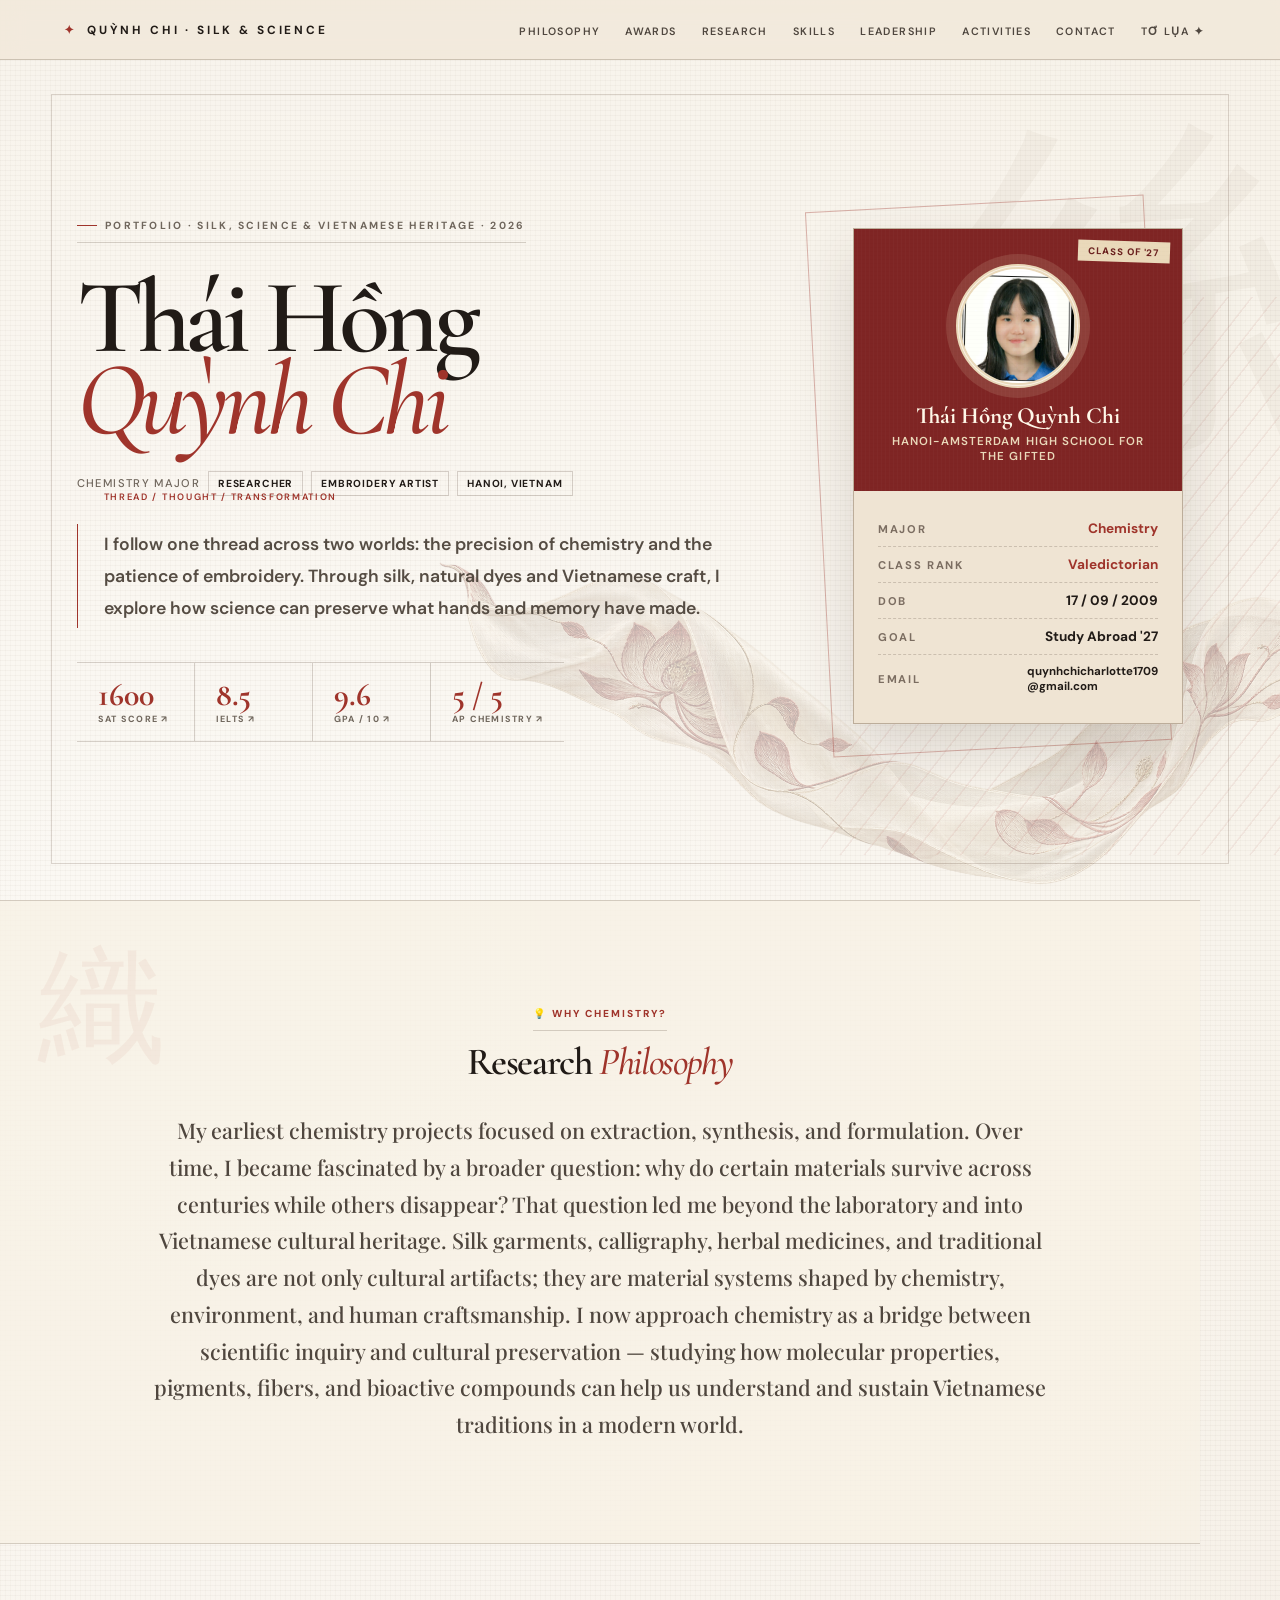
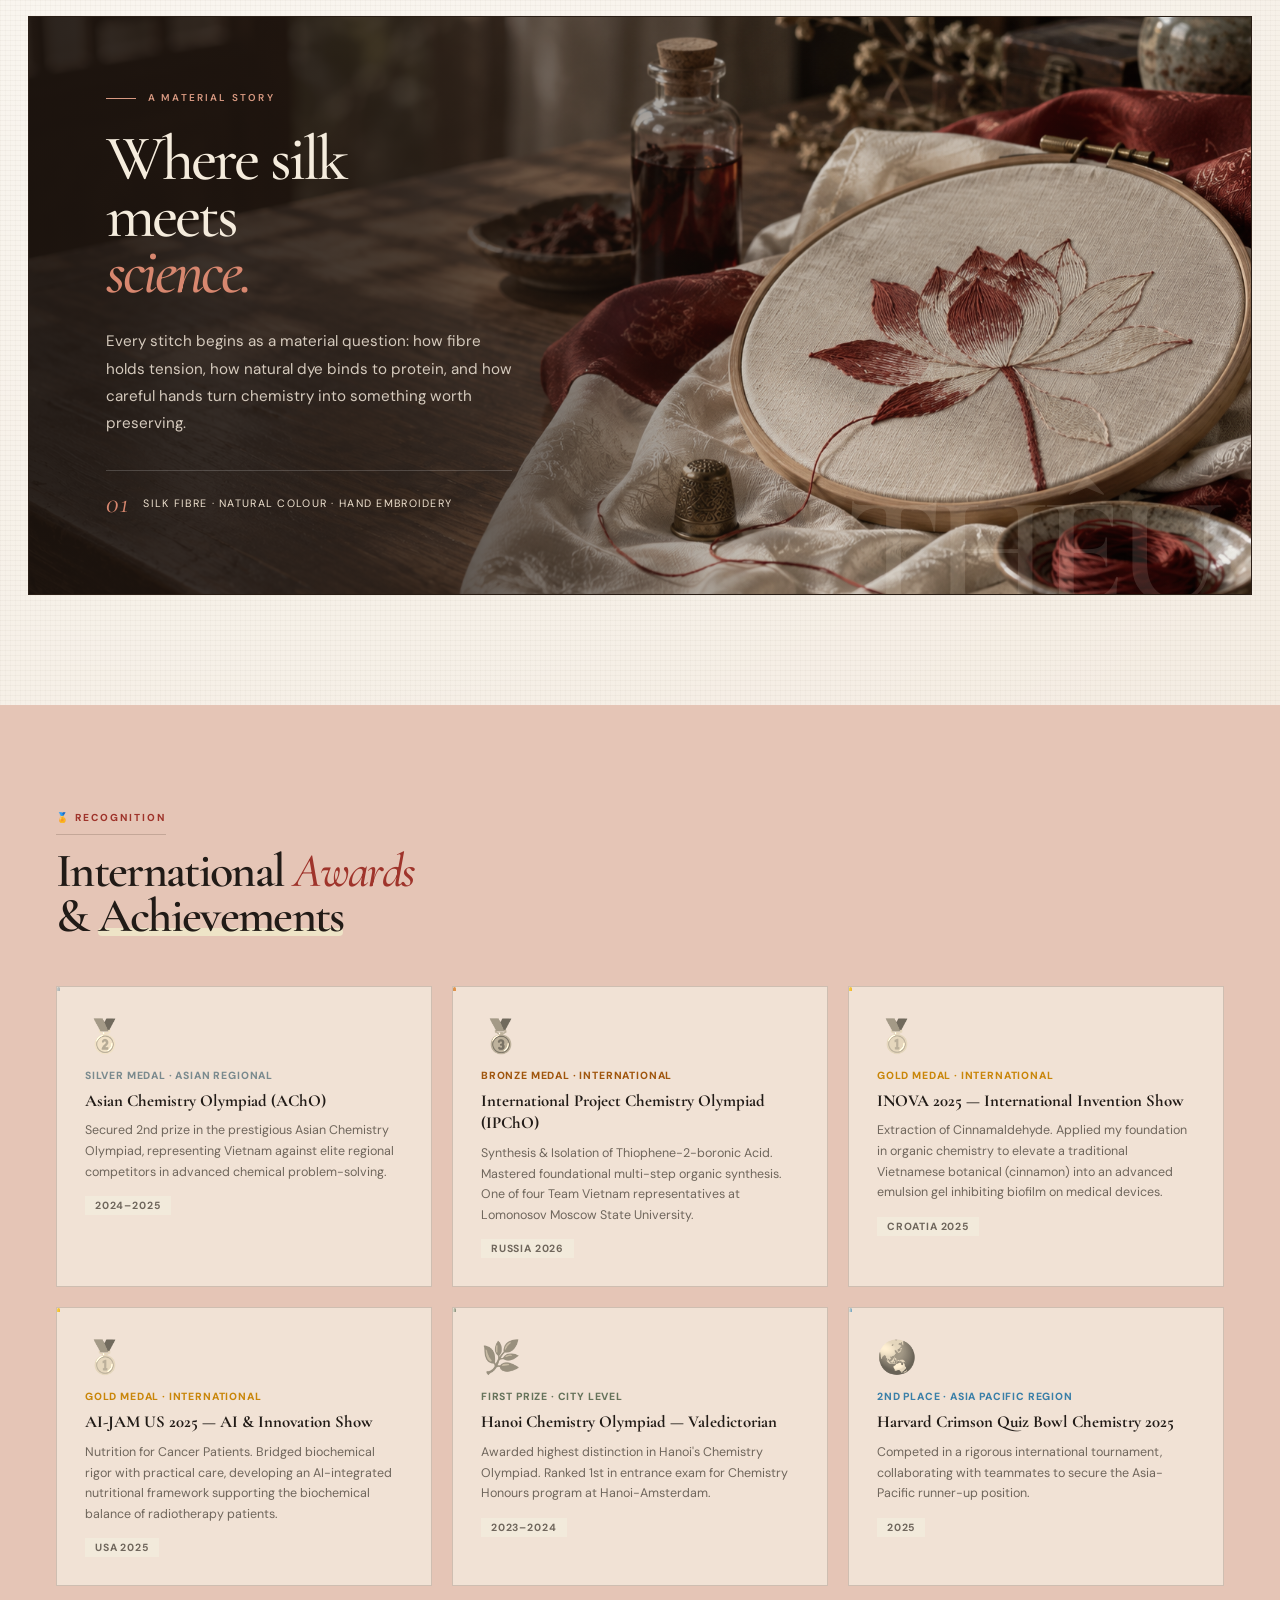
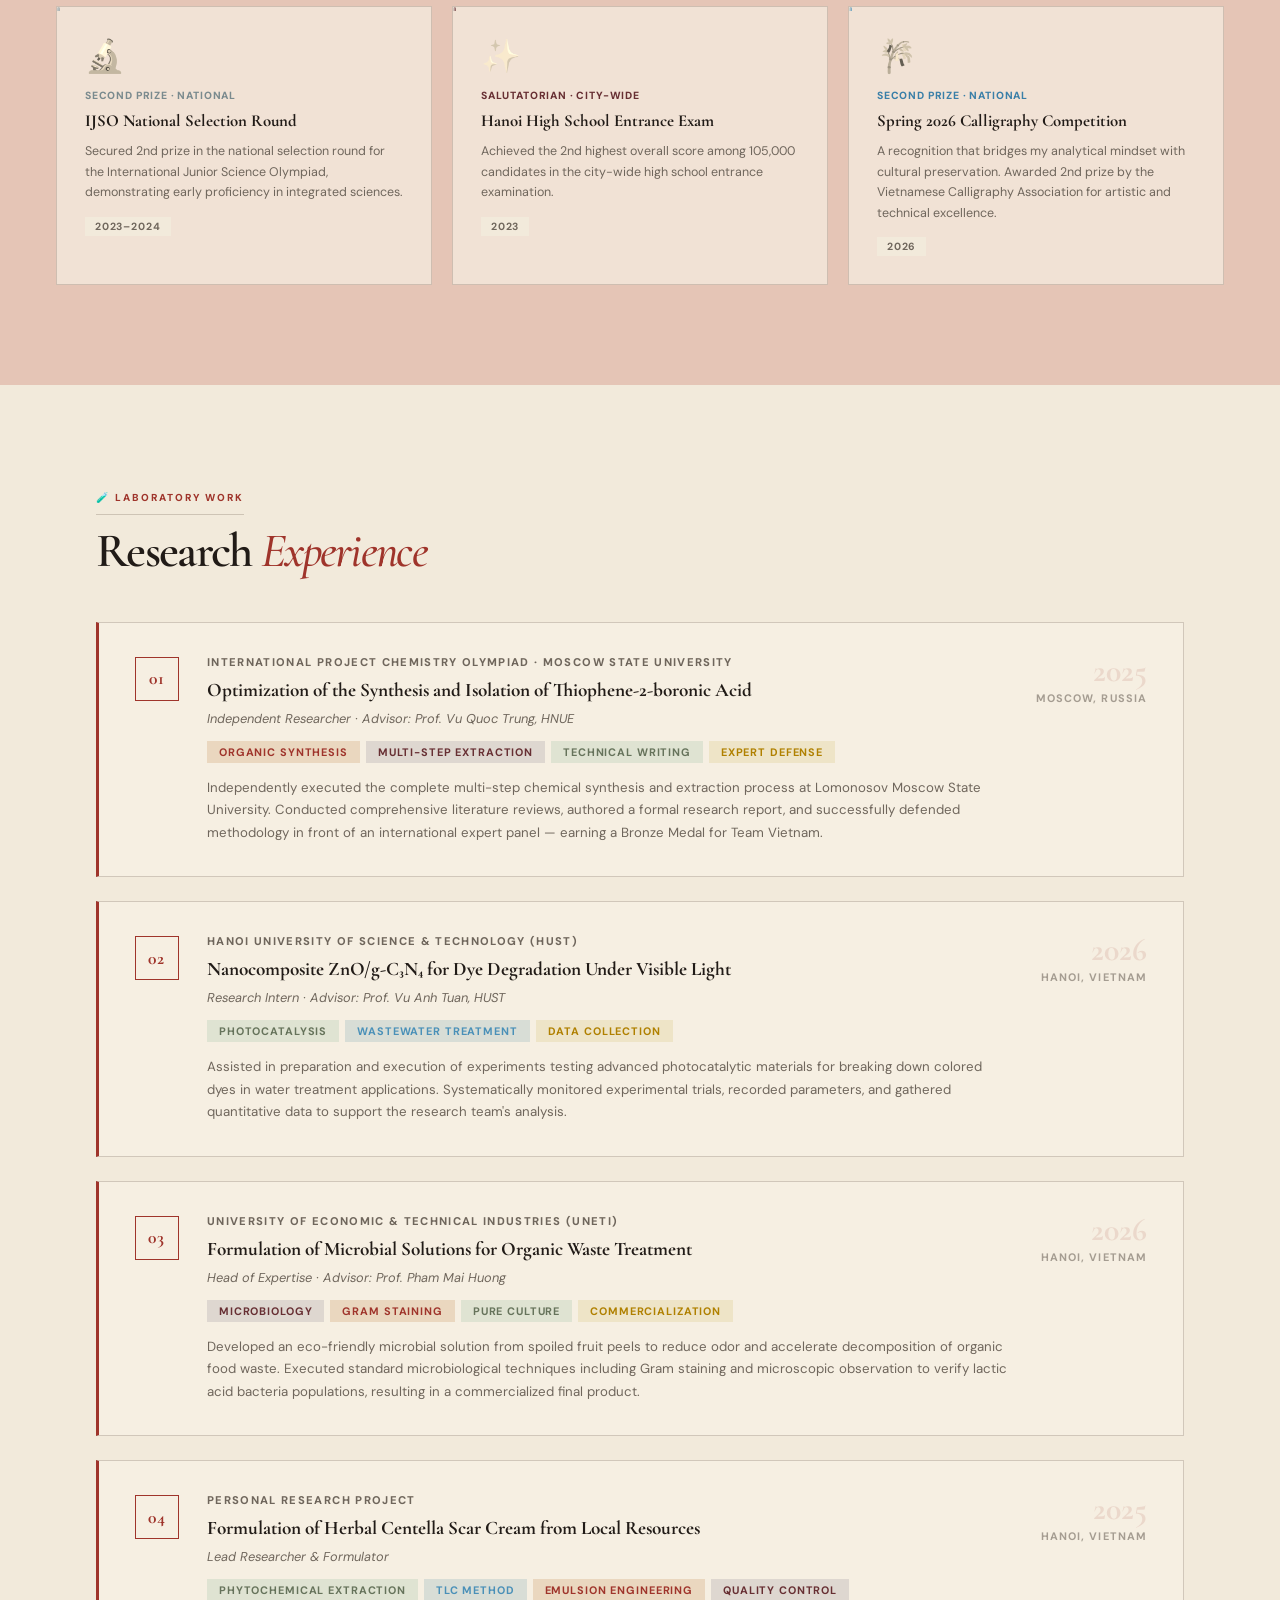
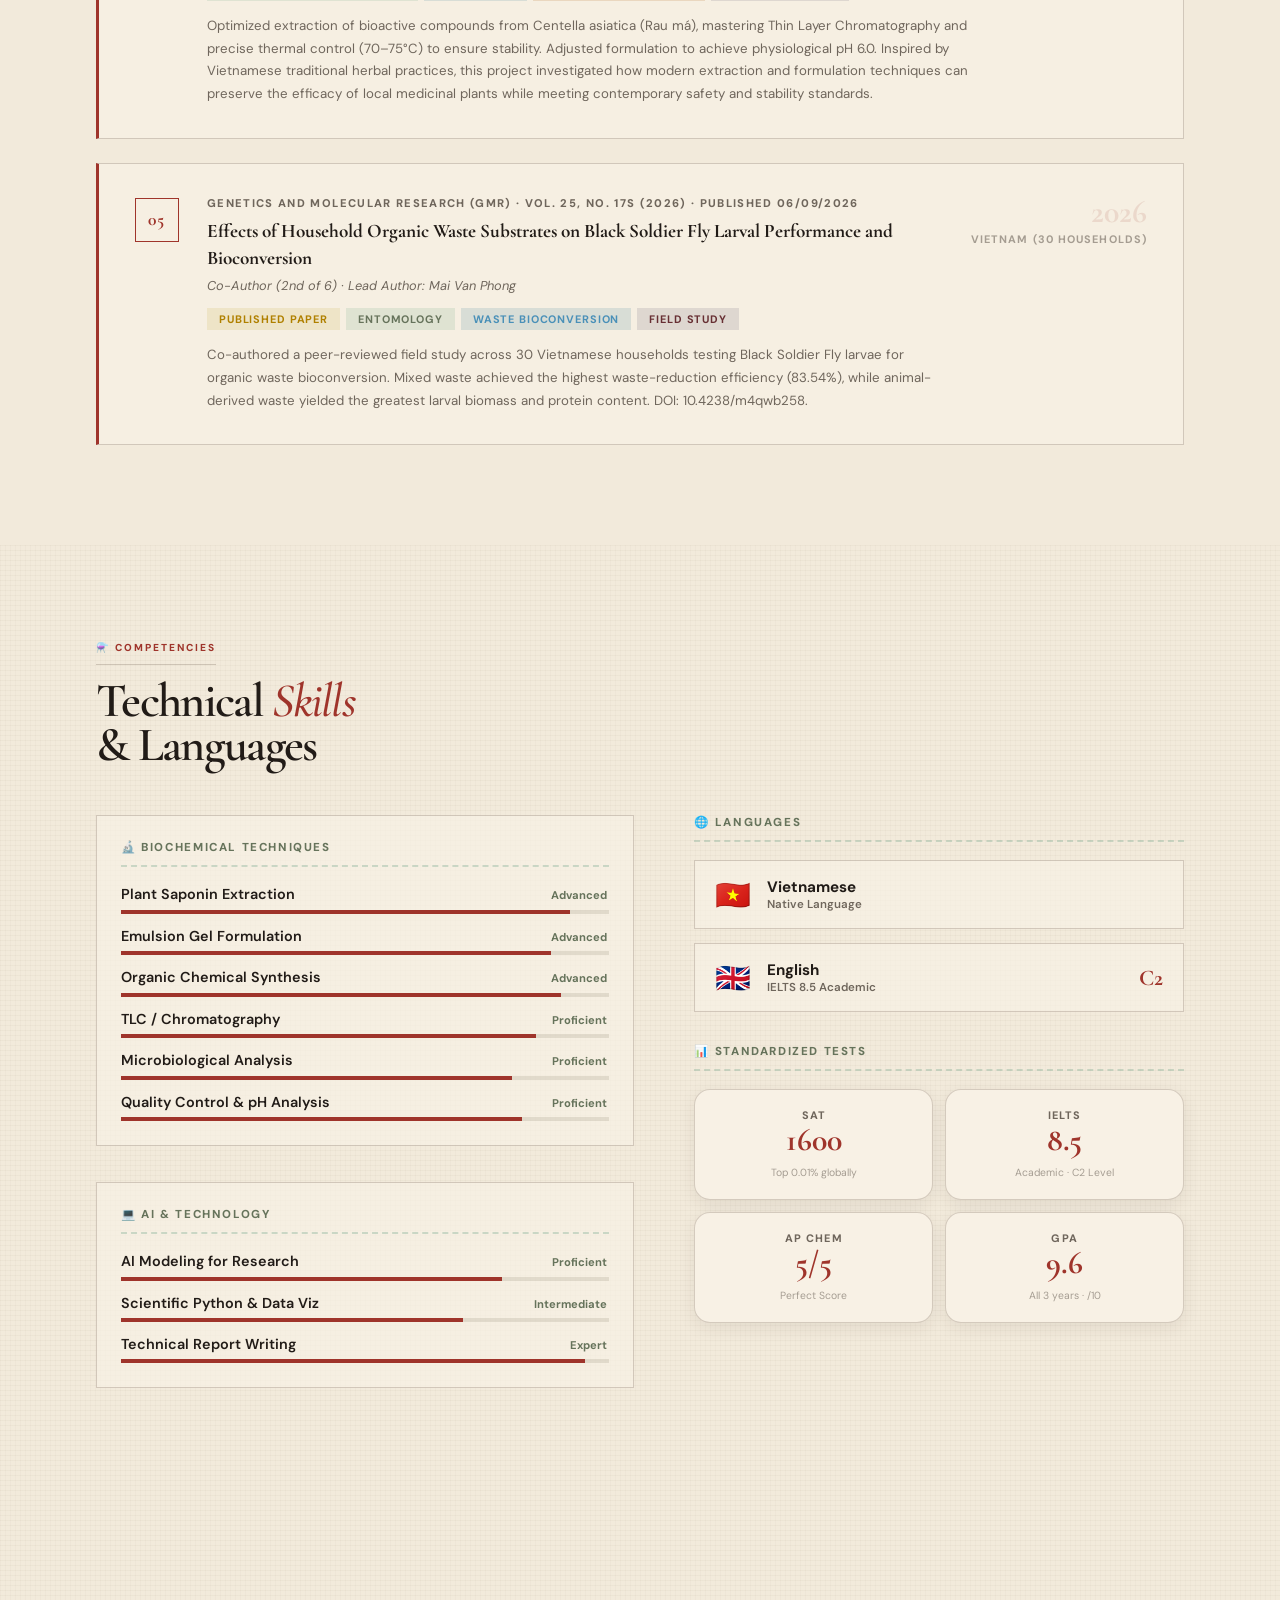
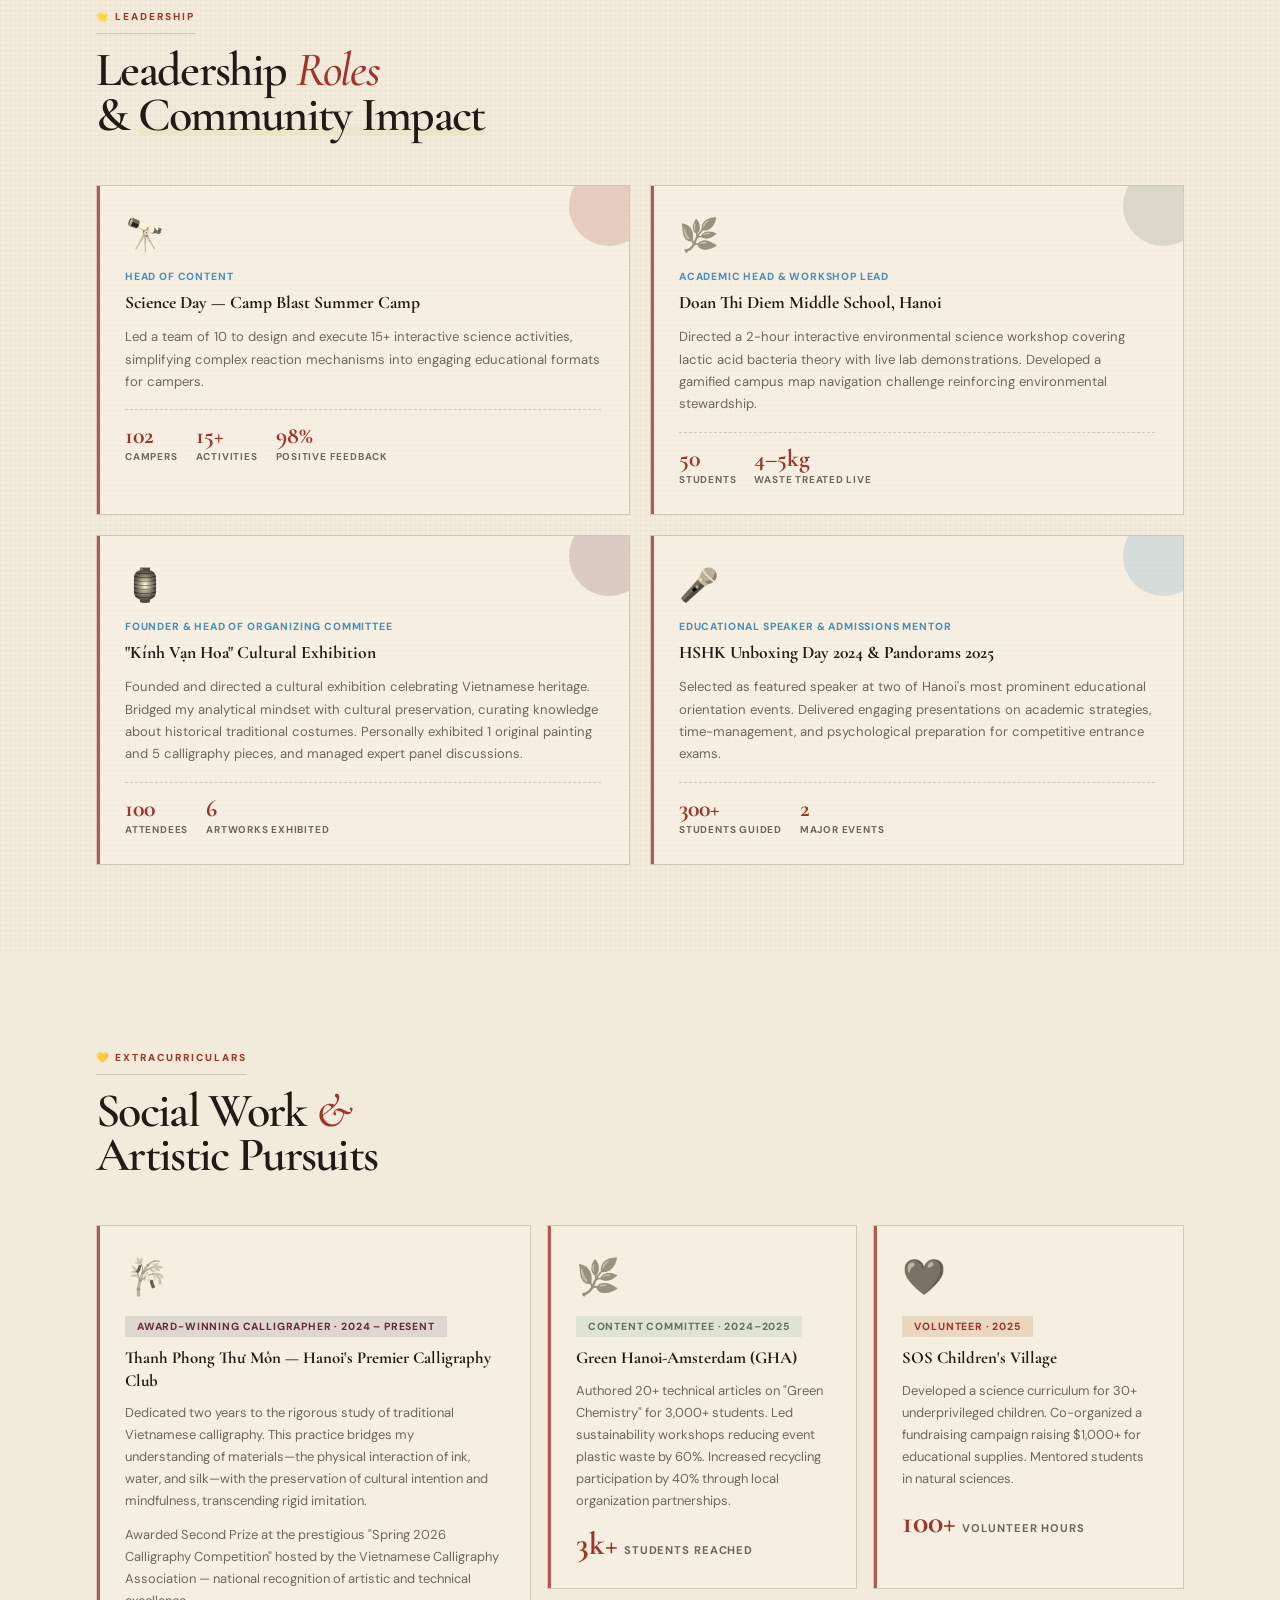
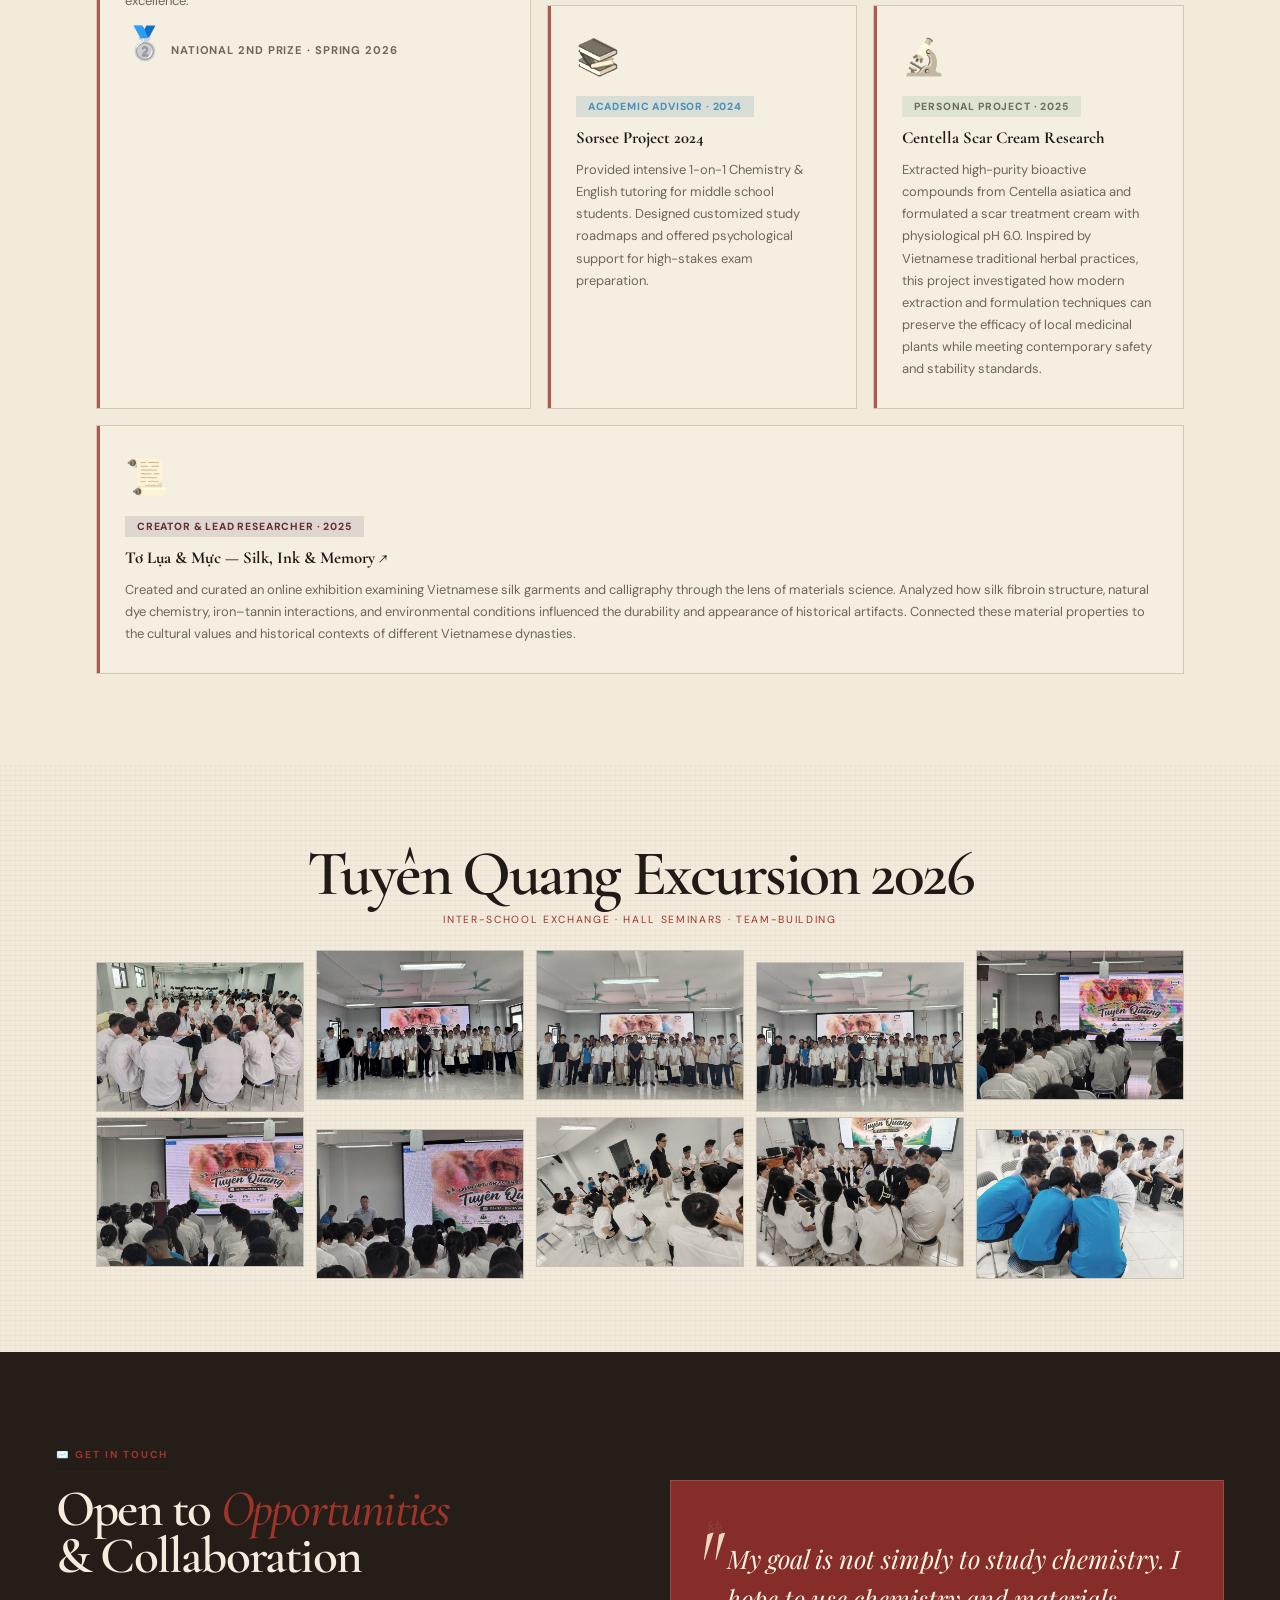
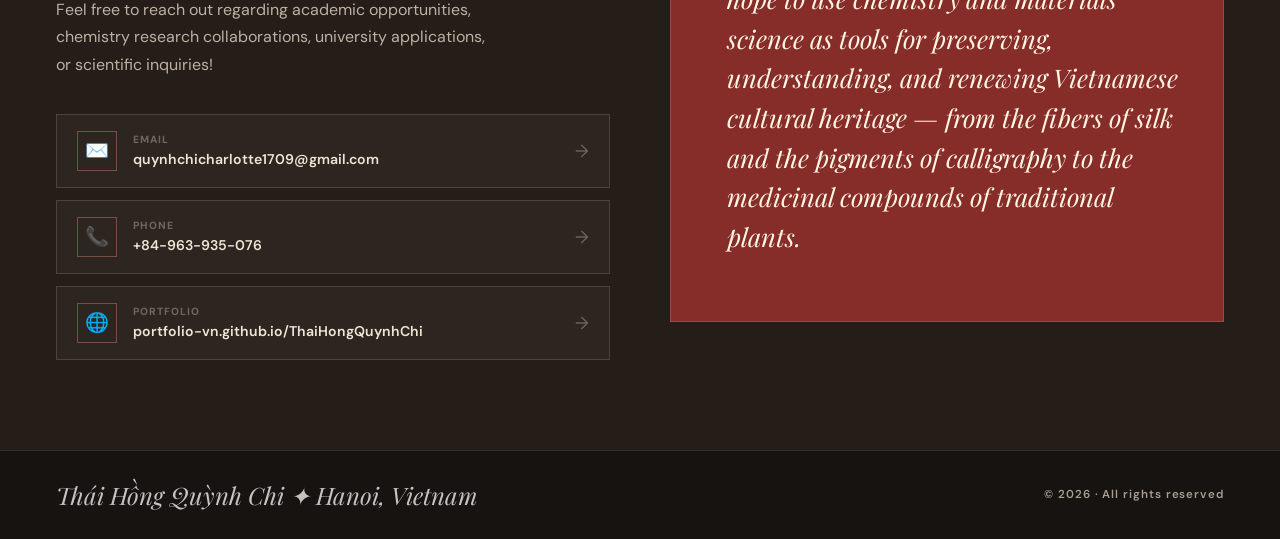
<file: index.html>
<!DOCTYPE html>
<html lang="en">
<head>
<meta charset="UTF-8">
<meta name="viewport" content="width=device-width, initial-scale=1.0">
<title>Thái Hồng Quỳnh Chi — Portfolio</title>
<link href="https://fonts.googleapis.com/css2?family=Cormorant+Garamond:ital,wght@0,500;0,600;0,700;1,500;1,600;1,700&family=Playfair+Display:ital,wght@0,400;0,500;0,700;1,400;1,500&family=DM+Sans:ital,opsz,wght@0,9..40,300;0,9..40,400;0,9..40,500;0,9..40,600;0,9..40,700;1,9..40,400;1,9..40,500;1,9..40,600&display=swap" rel="stylesheet">
<style>
:root {
  --bg:       #fef9f3;
  --peach:    #fde8d8;
  --blush:    #fadadd;
  --mint:     #d4ede4;
  --sky:      #d4e9f7;
  --lavender: #e4daf5;
  --lemon:    #fef3c7;
  --sage-green: #7daa8f;
  --coral:    #e8806a;
  --plum:     #8b6bb1;
  --navy:     #2d3e50;
  --ink:      #1a2332;
  --muted:    #6b7c8d;
  --white:    #ffffff;
  --border:   rgba(45,62,80,0.10);
  --serif: 'Playfair Display', Georgia, serif;
  --sans:  'DM Sans', sans-serif;
  --hand:  'Cormorant Garamond', Georgia, serif;
  --shadow-sm: 0 2px 12px rgba(45,62,80,0.07);
  --shadow-md: 0 8px 32px rgba(45,62,80,0.10);
  --shadow-lg: 0 16px 48px rgba(45,62,80,0.12);
}

*, *::before, *::after { margin:0; padding:0; box-sizing:border-box; }
html { scroll-behavior: smooth; }
body {
  background: var(--bg);
  color: var(--ink);
  font-family: var(--sans);
  font-weight: 400;
  overflow-x: hidden;
}

/* ── FLOATING BLOBS (background deco) ── */
.blob-layer {
  position: fixed; inset:0; pointer-events:none; z-index:0; overflow:hidden;
}
.blob {
  position: absolute;
  border-radius: 50%;
  filter: blur(70px);
  opacity: 0.38;
  animation: drift 20s ease-in-out infinite alternate;
}
.blob-1 { width:520px;height:520px; background:#fde8d8; top:-120px; left:-140px; animation-duration:22s; }
.blob-2 { width:380px;height:380px; background:#d4ede4; top:30%; right:-100px; animation-duration:18s; animation-delay:-6s; }
.blob-3 { width:300px;height:300px; background:#e4daf5; bottom:10%; left:10%; animation-duration:24s; animation-delay:-10s; }
.blob-4 { width:240px;height:240px; background:#fef3c7; bottom:20%; right:20%; animation-duration:20s; animation-delay:-4s; }
@keyframes drift {
  from { transform: translate(0,0) scale(1); }
  to   { transform: translate(30px,20px) scale(1.06); }
}

/* ── NAV ── */
nav {
  position: fixed; top:0; left:0; right:0; z-index:200;
  padding: 18px 56px;
  display: flex; align-items:center; justify-content:space-between;
  background: rgba(254,249,243,0.82);
  backdrop-filter: blur(16px);
  border-bottom: 1px solid var(--border);
  transition: box-shadow 0.3s;
}
nav.scrolled { box-shadow: var(--shadow-sm); }
.nav-logo {
  font-family: var(--hand);
  font-size: 1.9rem;
  color: var(--coral);
  text-decoration: none;
  font-weight: 700;
  letter-spacing: 0.01em;
  font-style: italic;
}
.nav-links { display:flex; gap:8px; list-style:none; }
.nav-links a {
  font-size: 0.82rem;
  font-weight: 600;
  color: var(--muted);
  text-decoration: none;
  padding: 7px 16px;
  border-radius: 20px;
  transition: all 0.22s;
  letter-spacing: 0.02em;
}
.nav-links a:hover {
  background: var(--peach);
  color: var(--coral);
}

/* ── HERO ── */
.hero {
  min-height: 100vh;
  display: flex;
  align-items: center;
  padding: 120px 56px 80px;
  position: relative;
  z-index: 1;
}
.hero-inner {
  max-width: 1160px;
  margin: 0 auto;
  width: 100%;
  display: grid;
  grid-template-columns: 1fr auto;
  gap: 80px;
  align-items: center;
}

.hero-badge {
  display: inline-flex; align-items: center; gap: 8px;
  background: var(--mint);
  color: var(--sage-green);
  padding: 7px 18px;
  border-radius: 24px;
  font-size: 0.78rem;
  font-weight: 700;
  letter-spacing: 0.06em;
  text-transform: uppercase;
  margin-bottom: 24px;
  opacity: 0;
  animation: popUp 0.7s cubic-bezier(0.34,1.56,0.64,1) forwards 0.1s;
}
.hero-badge .dot {
  width: 7px; height: 7px;
  background: var(--sage-green);
  border-radius: 50%;
  animation: pulse 2s infinite;
}
@keyframes pulse { 0%,100%{opacity:1;transform:scale(1)} 50%{opacity:0.5;transform:scale(1.4)} }

.hero-name {
  font-family: var(--serif);
  font-size: clamp(3rem, 6vw, 5.8rem);
  font-weight: 700;
  line-height: 1.08;
  letter-spacing: -0.02em;
  margin-bottom: 6px;
  opacity: 0;
  animation: slideUp 0.8s ease forwards 0.2s;
}
.hero-name .accent {
  font-style: italic;
  color: var(--coral);
  position: relative;
}
.hero-name .accent::after {
  content: '';
  position: absolute;
  left:0; right:0; bottom: 4px;
  height: 6px;
  background: var(--peach);
  z-index: -1;
  border-radius: 4px;
}

.hero-sub {
  font-size: 1.05rem;
  color: var(--muted);
  font-weight: 500;
  margin-bottom: 28px;
  opacity: 0;
  animation: slideUp 0.8s ease forwards 0.35s;
  display: flex; align-items: center; gap: 10px; flex-wrap: wrap;
}
.hero-sub .pill {
  background: var(--lavender);
  color: var(--plum);
  padding: 4px 12px;
  border-radius: 12px;
  font-size: 0.8rem;
  font-weight: 700;
}

.hero-quote {
  font-family: var(--hand);
  font-size: 2rem;
  font-style: italic;
  font-weight: 600;
  color: var(--ink);
  line-height: 1.4;
  margin-bottom: 40px;
  opacity: 0;
  animation: slideUp 0.8s ease forwards 0.5s;
  padding: 20px 28px;
  background: var(--white);
  border-radius: 16px;
  border-left: 4px solid var(--coral);
  box-shadow: var(--shadow-sm);
  max-width: 600px;
  position: relative;
}
.hero-quote::before {
  content: '"';
  font-family: var(--serif);
  font-size: 4rem;
  color: var(--peach);
  position: absolute;
  top: -12px; left: 10px;
  line-height: 1;
}

.stat-row {
  display: flex; gap: 16px; flex-wrap: wrap;
  opacity: 0;
  animation: slideUp 0.8s ease forwards 0.65s;
}
.stat-chip {
  background: var(--white);
  border-radius: 16px;
  padding: 16px 22px;
  box-shadow: var(--shadow-sm);
  border: 1px solid var(--border);
  display: flex; flex-direction: column; gap: 2px;
  transition: transform 0.25s, box-shadow 0.25s;
}
.stat-chip:hover { transform: translateY(-4px); box-shadow: var(--shadow-md); }
.stat-num {
  font-family: var(--serif);
  font-size: 1.9rem;
  font-weight: 700;
  color: var(--coral);
  line-height: 1;
}
.stat-label {
  font-size: 0.68rem;
  font-weight: 700;
  text-transform: uppercase;
  letter-spacing: 0.1em;
  color: var(--muted);
}

.hero-right {
  opacity: 0;
  animation: popUp 0.9s cubic-bezier(0.34,1.56,0.64,1) forwards 0.4s;
}
.id-card {
  width: 280px;
  background: var(--white);
  border-radius: 24px;
  box-shadow: var(--shadow-lg);
  overflow: hidden;
  border: 1px solid var(--border);
  position: relative;
}
.id-card-top {
  background: linear-gradient(135deg, var(--peach) 0%, var(--blush) 50%, var(--lavender) 100%);
  padding: 32px 24px 20px;
  text-align: center;
  position: relative;
}
.id-card-avatar-container {
  width: 90px; height: 90px;
  border-radius: 50%;
  margin: 0 auto 14px;
  box-shadow: 0 4px 20px rgba(232,128,106,0.35);
  border: 3px solid white;
  overflow: hidden;
  display: flex;
  align-items: center;
  justify-content: center;
  background: var(--white);
}
.id-card-avatar-container img {
  width: 100%;
  height: 100%;
  object-fit: cover;
}
.id-card-name {
  font-family: var(--serif);
  font-weight: 700;
  font-size: 1.1rem;
  color: var(--ink);
  margin-bottom: 4px;
}
.id-card-school {
  font-size: 0.72rem;
  color: var(--muted);
  font-weight: 600;
  letter-spacing: 0.04em;
  text-transform: uppercase;
}
.id-card-sticker {
  position: absolute;
  top: 12px; right: 12px;
  background: var(--sage-green);
  color: white;
  font-size: 0.6rem;
  font-weight: 800;
  text-transform: uppercase;
  letter-spacing: 0.1em;
  padding: 4px 10px;
  border-radius: 8px;
  transform: rotate(6deg);
}
.id-card-body { padding: 20px 24px; }
.id-row {
  display: flex; justify-content: space-between; align-items: center;
  padding: 9px 0;
  border-bottom: 1px solid var(--border);
}
.id-row:last-child { border-bottom: none; }
.id-key { font-size: 0.7rem; font-weight: 700; color: var(--muted); text-transform: uppercase; letter-spacing: 0.08em; }
.id-val { font-size: 0.85rem; font-weight: 700; color: var(--ink); }
.id-val.coral { color: var(--coral); }

@keyframes slideUp {
  from { opacity:0; transform: translateY(28px); }
  to   { opacity:1; transform: translateY(0); }
}
@keyframes popUp {
  from { opacity:0; transform: scale(0.88) translateY(16px); }
  to   { opacity:1; transform: scale(1) translateY(0); }
}

/* ── SECTION BASE ── */
.section-wrap {
  position: relative; z-index: 1;
  padding: 90px 56px;
  max-width: 1200px;
  margin: 0 auto;
}
.full-section {
  position: relative; z-index: 1;
  padding: 90px 56px;
}
.full-section .section-wrap { padding: 0; }

.sec-tag {
  display: inline-flex; align-items: center; gap: 8px;
  font-size: 0.72rem;
  font-weight: 800;
  text-transform: uppercase;
  letter-spacing: 0.14em;
  margin-bottom: 14px;
  padding: 5px 14px;
  border-radius: 20px;
}
.tag-coral { background: var(--peach); color: var(--coral); }
.tag-mint  { background: var(--mint); color: var(--sage-green); }
.tag-sky   { background: var(--sky); color: #4a90b8; }
.tag-lav   { background: var(--lavender); color: var(--plum); }
.tag-lemon { background: var(--lemon); color: #b08000; }

.sec-title {
  font-family: var(--serif);
  font-size: clamp(2rem, 4vw, 3rem);
  font-weight: 700;
  line-height: 1.15;
  letter-spacing: -0.01em;
  margin-bottom: 48px;
  color: var(--ink);
}
.sec-title em { font-style: italic; color: var(--coral); }
.sec-title .underline-word {
  position: relative; display: inline-block;
}
.sec-title .underline-word::after {
  content: '';
  position: absolute;
  left:0; right:0; bottom: 2px;
  height: 8px;
  background: var(--lemon);
  z-index: -1;
  border-radius: 4px;
}

/* ── MODAL STYLES ── */
.modal-overlay {
  position: fixed;
  top: 0; left: 0; right: 0; bottom: 0;
  background: rgba(26, 35, 50, 0.7);
  backdrop-filter: blur(8px);
  z-index: 1000;
  display: flex;
  justify-content: center;
  align-items: center;
  opacity: 0;
  pointer-events: none;
  transition: opacity 0.3s ease;
  padding: 20px;
}
.modal-overlay.active {
  opacity: 1;
  pointer-events: auto;
}
.modal-content {
  background: var(--white);
  border-radius: 24px;
  padding: 40px;
  max-width: 800px;
  width: 100%;
  max-height: 90vh;
  overflow-y: auto;
  position: relative;
  transform: translateY(40px) scale(0.95);
  transition: transform 0.4s cubic-bezier(0.16, 1, 0.3, 1);
  box-shadow: var(--shadow-lg);
}
.modal-overlay.active .modal-content {
  transform: translateY(0) scale(1);
}
.modal-close {
  position: absolute;
  top: 24px; right: 28px;
  font-size: 2rem;
  line-height: 1;
  color: var(--muted);
  cursor: pointer;
  transition: color 0.2s;
  background: none; border: none;
}
.modal-close:hover { color: var(--coral); }
.modal-title {
  font-family: var(--serif);
  font-size: 2rem;
  color: var(--ink);
  margin-bottom: 12px;
  padding-right: 40px;
}
.modal-desc {
  font-size: 1rem;
  line-height: 1.7;
  color: var(--muted);
  margin-bottom: 24px;
}
.modal-gallery {
  display: grid;
  grid-template-columns: 1fr 1fr;
  gap: 16px;
  margin-bottom: 24px;
}
.modal-gallery img {
  width: 100%;
  border-radius: 12px;
  object-fit: cover;
  border: 1px solid var(--border);
}
.modal-gallery img:only-child {
  grid-column: 1 / -1;
  max-height: 400px;
}
.modal-btn {
  display: inline-flex;
  align-items: center; gap: 8px;
  background: var(--sage-green);
  color: white;
  padding: 12px 24px;
  border-radius: 20px;
  text-decoration: none;
  font-weight: 700;
  font-size: 0.85rem;
  text-transform: uppercase;
  letter-spacing: 0.1em;
  transition: transform 0.2s, box-shadow 0.2s;
}
.modal-btn:hover {
  transform: translateY(-2px);
  box-shadow: 0 4px 12px rgba(125, 170, 143, 0.4);
}

/* CLICKABLE CARD HINT */
.clickable-card {
  cursor: pointer;
  position: relative;
}
.clickable-card::after {
  content: '↗ Details & Evidence';
  position: absolute;
  top: 24px; right: 28px;
  font-size: 0.7rem;
  font-weight: 800;
  color: var(--coral);
  background: var(--peach);
  padding: 4px 10px;
  border-radius: 12px;
  opacity: 0;
  transform: translateY(5px);
  transition: all 0.2s;
  pointer-events: none;
}
.clickable-card:hover::after {
  opacity: 1;
  transform: translateY(0);
}


/* ── AWARDS SECTION ── */
#awards { background: var(--blush); }
#awards .full-bg {
  background: linear-gradient(160deg, var(--blush) 0%, #fbe8ed 40%, #fde8d8 100%);
  padding: 90px 56px;
}

.awards-grid {
  display: grid;
  grid-template-columns: repeat(3, 1fr);
  gap: 20px;
}
.award-card {
  background: var(--white);
  border-radius: 20px;
  padding: 28px;
  box-shadow: var(--shadow-sm);
  border: 1px solid rgba(255,255,255,0.8);
  transition: transform 0.28s cubic-bezier(0.34,1.56,0.64,1), box-shadow 0.28s;
  position: relative;
  overflow: hidden;
}
.award-card::before {
  content: '';
  position: absolute;
  top:0; left:0; right:0;
  height: 4px;
  border-radius: 20px 20px 0 0;
}
.award-card:hover { transform: translateY(-6px) scale(1.01); box-shadow: var(--shadow-md); }
.award-card.gold::before  { background: linear-gradient(to right, #f9d423, #f0a500); }
.award-card.silver::before{ background: linear-gradient(to right, #bdc3c7, #95a5a6); }
.award-card.bronze::before{ background: linear-gradient(to right, #cd7f32, #e67e22); }
.award-card.blue::before  { background: linear-gradient(to right, var(--sky), #4a90b8); }
.award-card.green::before { background: linear-gradient(to right, var(--mint), var(--sage-green)); }
.award-card.purple::before{ background: linear-gradient(to right, var(--lavender), var(--plum)); }

.award-emoji { font-size: 2rem; margin-bottom: 12px; display: block; }
.award-medal-label {
  font-size: 0.65rem;
  font-weight: 800;
  text-transform: uppercase;
  letter-spacing: 0.14em;
  margin-bottom: 8px;
  display: flex; align-items: center; gap: 6px;
}
.award-card.gold   .award-medal-label { color: #c9860a; }
.award-card.silver .award-medal-label { color: #7a8a8e; }
.award-card.bronze .award-medal-label { color: #a0560e; }
.award-card.blue   .award-medal-label { color: #3a7fa8; }
.award-card.green  .award-medal-label { color: var(--sage-green); }
.award-card.purple .award-medal-label { color: var(--plum); }

.award-title {
  font-family: var(--serif);
  font-size: 1.05rem;
  font-weight: 700;
  line-height: 1.35;
  color: var(--ink);
  margin-bottom: 8px;
}
.award-desc {
  font-size: 0.78rem;
  line-height: 1.65;
  color: var(--muted);
  font-weight: 400;
}
.award-year-tag {
  display: inline-block;
  margin-top: 14px;
  font-size: 0.65rem;
  font-weight: 700;
  text-transform: uppercase;
  letter-spacing: 0.1em;
  padding: 3px 10px;
  border-radius: 8px;
  background: var(--bg);
  color: var(--muted);
}

/* ── RESEARCH ── */
#research { background: var(--bg); }

.research-cards { display: flex; flex-direction: column; gap: 24px; }
.research-card {
  background: var(--white);
  border-radius: 20px;
  padding: 32px 36px;
  box-shadow: var(--shadow-sm);
  border: 1px solid var(--border);
  display: grid;
  grid-template-columns: auto 1fr auto;
  gap: 28px;
  align-items: start;
  transition: transform 0.25s, box-shadow 0.25s;
}
.research-card:hover { transform: translateX(6px); box-shadow: var(--shadow-md); }
.research-num-badge {
  width: 44px; height: 44px;
  border-radius: 14px;
  display: flex; align-items:center; justify-content:center;
  font-family: var(--serif);
  font-size: 1.1rem;
  font-weight: 700;
  flex-shrink: 0;
  margin-top: 2px;
}
.nb-peach { background: var(--peach); color: var(--coral); }
.nb-mint  { background: var(--mint);  color: var(--sage-green); }
.nb-lav   { background: var(--lavender); color: var(--plum); }
.nb-sky   { background: var(--sky);   color: #4a90b8; }

.research-source {
  font-size: 0.7rem;
  font-weight: 800;
  text-transform: uppercase;
  letter-spacing: 0.12em;
  color: var(--muted);
  margin-bottom: 8px;
}
.research-title {
  font-family: var(--serif);
  font-size: 1.2rem;
  font-weight: 700;
  line-height: 1.4;
  color: var(--ink);
  margin-bottom: 6px;
}
.research-advisor {
  font-size: 0.8rem;
  color: var(--muted);
  font-style: italic;
  margin-bottom: 14px;
}
.chip-row { display: flex; flex-wrap: wrap; gap: 6px; margin-bottom: 14px; }
.chip {
  font-size: 0.68rem;
  font-weight: 700;
  padding: 4px 12px;
  border-radius: 12px;
  letter-spacing: 0.04em;
}
.chip-coral  { background: var(--peach);    color: var(--coral); }
.chip-green  { background: var(--mint);     color: var(--sage-green); }
.chip-purple { background: var(--lavender); color: var(--plum); }
.chip-sky    { background: var(--sky);      color: #4a90b8; }
.chip-lemon  { background: var(--lemon);    color: #b08000; }

.research-body {
  font-size: 0.83rem;
  line-height: 1.7;
  color: var(--muted);
}
.research-right { text-align: right; flex-shrink: 0; }
.research-year-big {
  font-family: var(--serif);
  font-size: 2rem;
  font-weight: 700;
  color: var(--coral);
  line-height: 1;
  display: block;
}
.research-loc {
  font-size: 0.68rem;
  font-weight: 700;
  text-transform: uppercase;
  letter-spacing: 0.1em;
  color: var(--muted);
  opacity: 0.6;
  display: block;
  margin-top: 4px;
}

/* ── SKILLS ── */
#skills { background: linear-gradient(160deg, var(--mint) 0%, #e8f5ef 50%, var(--bg) 100%); }

.skills-2col { display: grid; grid-template-columns: 1.1fr 1fr; gap: 60px; align-items: start; }

.skill-block { margin-bottom: 36px; }
.skill-block-title {
  font-size: 0.72rem;
  font-weight: 800;
  text-transform: uppercase;
  letter-spacing: 0.14em;
  color: var(--sage-green);
  margin-bottom: 18px;
  padding-bottom: 10px;
  border-bottom: 2px dashed rgba(125,170,143,0.35);
}
.skill-rows { display: flex; flex-direction: column; gap: 13px; }
.skill-row { display: flex; flex-direction: column; gap: 5px; }
.skill-row-top { display: flex; justify-content: space-between; }
.skill-row-name { font-size: 0.9rem; font-weight: 600; color: var(--ink); }
.skill-row-level { font-size: 0.7rem; font-weight: 700; color: var(--sage-green); }
.skill-track {
  height: 7px;
  background: rgba(125,170,143,0.2);
  border-radius: 10px;
  overflow: hidden;
}
.skill-fill {
  height: 100%;
  border-radius: 10px;
  background: linear-gradient(to right, var(--sage-green), #a8d5bc);
  transform: scaleX(0);
  transform-origin: left;
  transition: transform 1.1s cubic-bezier(0.16,1,0.3,1);
}

.lang-cards { display: flex; flex-direction: column; gap: 14px; margin-bottom: 32px; }
.lang-card {
  background: var(--white);
  border-radius: 16px;
  padding: 16px 20px;
  display: flex; align-items: center; gap: 16px;
  box-shadow: var(--shadow-sm);
  border: 1px solid var(--border);
  transition: transform 0.22s;
}
.lang-card:hover { transform: translateX(6px); }
.lang-flag { font-size: 1.8rem; line-height: 1; }
.lang-info { flex: 1; }
.lang-name { font-weight: 700; font-size: 0.95rem; color: var(--ink); }
.lang-sub  { font-size: 0.72rem; font-weight: 600; color: var(--muted); }
.lang-badge {
  font-family: var(--serif);
  font-size: 1.4rem;
  font-weight: 700;
  color: var(--coral);
}

.score-grid { display: grid; grid-template-columns: 1fr 1fr; gap: 12px; }
.score-box {
  background: var(--white);
  border-radius: 16px;
  padding: 18px;
  box-shadow: var(--shadow-sm);
  border: 1px solid var(--border);
  text-align: center;
  transition: transform 0.22s;
}
.score-box:hover { transform: scale(1.04); }
.score-val {
  font-family: var(--serif);
  font-size: 2rem;
  font-weight: 700;
  color: var(--coral);
  display: block;
  line-height: 1;
  margin-bottom: 4px;
}
.score-key {
  font-size: 0.68rem;
  font-weight: 800;
  text-transform: uppercase;
  letter-spacing: 0.1em;
  color: var(--muted);
  display: block;
  margin-bottom: 2px;
}
.score-note {
  font-size: 0.65rem;
  color: var(--muted);
  opacity: 0.6;
}

/* ── LEADERSHIP ── */
#leadership { background: var(--sky); background: linear-gradient(160deg, #d4e9f7 0%, #e8f4fd 60%, var(--bg) 100%); }

.leader-grid { display: grid; grid-template-columns: repeat(2, 1fr); gap: 20px; }
.leader-card {
  background: var(--white);
  border-radius: 20px;
  padding: 28px;
  box-shadow: var(--shadow-sm);
  border: 1px solid var(--border);
  transition: transform 0.28s cubic-bezier(0.34,1.56,0.64,1), box-shadow 0.28s;
  position: relative;
  overflow: hidden;
}
.leader-card:hover { transform: translateY(-5px) scale(1.01); box-shadow: var(--shadow-md); }
.leader-card-deco {
  position: absolute;
  top: -20px; right: -20px;
  width: 80px; height: 80px;
  border-radius: 50%;
  opacity: 0.18;
}
.deco-coral  { background: var(--coral); }
.deco-sage   { background: var(--sage-green); }
.deco-plum   { background: var(--plum); }
.deco-sky    { background: #4a90b8; }

.leader-icon { font-size: 2rem; margin-bottom: 14px; display: block; }
.leader-role-tag {
  font-size: 0.65rem;
  font-weight: 800;
  text-transform: uppercase;
  letter-spacing: 0.12em;
  color: #4a90b8;
  margin-bottom: 8px;
}
.leader-org {
  font-family: var(--serif);
  font-size: 1.1rem;
  font-weight: 700;
  line-height: 1.35;
  color: var(--ink);
  margin-bottom: 12px;
}
.leader-desc { font-size: 0.82rem; line-height: 1.7; color: var(--muted); margin-bottom: 16px; }
.impact-row { display: flex; gap: 18px; padding-top: 14px; border-top: 1px dashed var(--border); }
.impact-box { display: flex; flex-direction: column; gap: 2px; }
.impact-num {
  font-family: var(--serif);
  font-size: 1.5rem;
  font-weight: 700;
  color: var(--coral);
  line-height: 1;
}
.impact-lbl {
  font-size: 0.62rem;
  font-weight: 700;
  text-transform: uppercase;
  letter-spacing: 0.08em;
  color: var(--muted);
}

/* ── SOCIAL ── */
#social { background: var(--bg); }

.social-bento {
  display: grid;
  grid-template-columns: 1.4fr 1fr 1fr;
  grid-template-rows: auto auto;
  gap: 18px;
}
.social-card {
  background: var(--white);
  border-radius: 20px;
  padding: 28px;
  box-shadow: var(--shadow-sm);
  border: 1px solid var(--border);
  transition: transform 0.28s cubic-bezier(0.34,1.56,0.64,1), box-shadow 0.28s;
}
.social-card:hover { transform: translateY(-5px); box-shadow: var(--shadow-md); }
.social-card.span2 { grid-row: span 2; }
.social-card.bg-lavender { background: linear-gradient(135deg, #f0ebfc 0%, var(--white) 60%); }
.social-card.bg-mint     { background: linear-gradient(135deg, #e8f5ef 0%, var(--white) 60%); }
.social-card.bg-peach    { background: linear-gradient(135deg, var(--peach) 0%, var(--white) 60%); }
.social-card.bg-sky      { background: linear-gradient(135deg, var(--sky) 0%, var(--white) 60%); }
.social-card.bg-lemon    { background: linear-gradient(135deg, var(--lemon) 0%, var(--white) 60%); }

.social-emoji { font-size: 2.2rem; margin-bottom: 14px; display: block; }
.social-role-pill {
  display: inline-block;
  font-size: 0.65rem;
  font-weight: 800;
  text-transform: uppercase;
  letter-spacing: 0.1em;
  padding: 4px 12px;
  border-radius: 12px;
  margin-bottom: 10px;
}
.pill-purple { background: var(--lavender); color: var(--plum); }
.pill-green  { background: var(--mint);     color: var(--sage-green); }
.pill-coral  { background: var(--peach);    color: var(--coral); }
.pill-sky    { background: var(--sky);      color: #4a90b8; }

.social-org-name {
  font-family: var(--serif);
  font-size: 1.05rem;
  font-weight: 700;
  line-height: 1.35;
  color: var(--ink);
  margin-bottom: 10px;
}
.social-text { font-size: 0.81rem; line-height: 1.7; color: var(--muted); }
.social-stat {
  margin-top: 16px;
  display: flex; align-items: baseline; gap: 6px;
}
.social-big-num {
  font-family: var(--serif);
  font-size: 2rem;
  font-weight: 700;
  color: var(--coral);
  line-height: 1;
}
.social-lbl { font-size: 0.7rem; font-weight: 700; color: var(--muted); text-transform: uppercase; letter-spacing: 0.08em; }

/* ── CONTACT ── */
#contact { background: linear-gradient(135deg, var(--peach) 0%, var(--blush) 40%, var(--lavender) 100%); padding: 90px 56px; }

.contact-grid { display: grid; grid-template-columns: 1fr 1fr; gap: 60px; align-items: center; max-width: 1200px; margin: 0 auto; }

.contact-heading {
  font-family: var(--serif);
  font-size: clamp(2rem, 4vw, 3.2rem);
  font-weight: 700;
  line-height: 1.15;
  color: var(--ink);
  margin-bottom: 16px;
}
.contact-heading em { font-style: italic; color: var(--coral); }
.contact-sub { font-size: 1rem; color: var(--muted); line-height: 1.7; margin-bottom: 36px; max-width: 440px; }

.contact-links { display: flex; flex-direction: column; gap: 12px; }
.contact-link {
  display: flex; align-items: center; gap: 16px;
  background: var(--white);
  border-radius: 16px;
  padding: 16px 20px;
  text-decoration: none;
  color: var(--ink);
  box-shadow: var(--shadow-sm);
  border: 1px solid var(--border);
  transition: transform 0.22s, box-shadow 0.22s;
}
.contact-link:hover { transform: translateX(6px) translateY(-2px); box-shadow: var(--shadow-md); }
.contact-icon {
  width: 40px; height: 40px;
  border-radius: 12px;
  display: flex; align-items:center; justify-content:center;
  font-size: 1.2rem;
  flex-shrink: 0;
}
.ci-coral  { background: var(--peach); }
.ci-green  { background: var(--mint); }
.ci-purple { background: var(--lavender); }
.contact-link-info { flex: 1; }
.contact-link-lbl { font-size: 0.65rem; font-weight: 800; text-transform: uppercase; letter-spacing: 0.1em; color: var(--muted); display: block; margin-bottom: 2px; }
.contact-link-val { font-size: 0.88rem; font-weight: 600; color: var(--ink); }
.contact-arrow { color: var(--muted); font-size: 1.1rem; transition: transform 0.22s; }
.contact-link:hover .contact-arrow { transform: translateX(4px); }

.contact-right-panel {
  background: var(--white);
  border-radius: 24px;
  padding: 36px;
  box-shadow: var(--shadow-lg);
}
.contact-quote-big {
  font-family: var(--hand);
  font-size: 1.6rem;
  font-style: italic;
  color: var(--ink);
  line-height: 1.55;
  margin-bottom: 28px;
  position: relative;
  padding-left: 20px;
}
.contact-quote-big::before {
  content: '"';
  font-family: var(--serif);
  font-style: italic;
  font-size: 5rem;
  color: var(--peach);
  position: absolute;
  top: -20px; left: -10px;
  line-height: 1;
  z-index: 0;
}

/* ── FOOTER ── */
footer {
  background: var(--ink);
  color: rgba(255,255,255,0.5);
  padding: 28px 56px;
  display: flex; justify-content: space-between; align-items: center;
  position: relative; z-index: 1;
}
.footer-left { font-family: var(--hand); font-style: italic; font-size: 1.5rem; color: rgba(255,255,255,0.75); }
.footer-right { font-size: 0.72rem; font-weight: 600; letter-spacing: 0.08em; }

/* ── REVEAL ── */
.reveal {
  opacity:0;
  transform: translateY(36px);
  transition: opacity 0.75s ease, transform 0.75s cubic-bezier(0.16,1,0.3,1);
}
.reveal.in { opacity:1; transform: translateY(0); }
.reveal.d1 { transition-delay: 0.1s; }
.reveal.d2 { transition-delay: 0.2s; }
.reveal.d3 { transition-delay: 0.3s; }
.reveal.d4 { transition-delay: 0.4s; }

/* ── SCROLL PROGRESS ── */
#prog { position:fixed; top:0; left:0; height:3px; background: linear-gradient(to right, var(--coral), var(--plum)); z-index:300; transition: width 0.1s linear; border-radius: 0 3px 3px 0; }

/* ── RESPONSIVE ── */
@media (max-width: 900px) {
  nav { padding: 16px 24px; }
  .nav-links { display: none; }
  .hero { padding: 100px 24px 60px; }
  .hero-inner { grid-template-columns: 1fr; gap: 40px; }
  .hero-right { display: none; }
  .section-wrap, .full-section { padding: 60px 24px; }
  .awards-grid { grid-template-columns: 1fr 1fr; }
  .skills-2col { grid-template-columns: 1fr; gap: 30px; }
  .leader-grid { grid-template-columns: 1fr; }
  .social-bento { grid-template-columns: 1fr; }
  .social-card.span2 { grid-row: span 1; }
  .contact-grid { grid-template-columns: 1fr; }
  .research-card { grid-template-columns: auto 1fr; }
  .research-right { display: none; }
  footer { padding: 24px; flex-direction: column; gap: 8px; text-align: center; }
  .modal-gallery { grid-template-columns: 1fr; }
}
</style>
<style id="silk-editorial-redesign">
/* 2026 redesign — Vietnamese silk, embroidery and research journal */
:root {
  --bg: #f2eadb;
  --peach: #ead7bf;
  --blush: #e5c5b6;
  --mint: #dfe3d2;
  --sky: #d8ddd6;
  --lavender: #ded7d0;
  --lemon: #eee4c7;
  --sage-green: #66735b;
  --coral: #9f342b;
  --plum: #672f33;
  --navy: #24211d;
  --ink: #211b17;
  --muted: #6f665c;
  --white: #f8f1e5;
  --border: rgba(64, 45, 31, .20);
  --serif: 'Cormorant Garamond', Georgia, serif;
  --sans: 'DM Sans', sans-serif;
  --hand: 'Playfair Display', Georgia, serif;
  --shadow-sm: 0 5px 18px rgba(55,38,24,.08);
  --shadow-md: 0 14px 34px rgba(55,38,24,.12);
  --shadow-lg: 0 24px 60px rgba(55,38,24,.16);
}

html { background: #241d18; }
body {
  background-color: var(--bg);
  background-image:
    linear-gradient(rgba(91,65,41,.035) 1px, transparent 1px),
    linear-gradient(90deg, rgba(91,65,41,.025) 1px, transparent 1px),
    radial-gradient(circle at 18% 10%, rgba(255,255,255,.72), transparent 32%),
    radial-gradient(circle at 82% 30%, rgba(159,52,43,.055), transparent 30%);
  background-size: 5px 5px, 5px 5px, auto, auto;
}
body::before {
  content: '絲'; position: fixed; right: -2vw; top: 12vh; z-index: 0;
  font-family: Georgia, serif; font-size: min(28vw, 360px); line-height: 1;
  color: rgba(88,55,39,.035); pointer-events: none;
}
.blob-layer { display:none; }
#prog { height: 2px; background: var(--coral); border-radius: 0; }

nav {
  padding: 19px clamp(24px, 5vw, 72px);
  background: rgba(242,234,219,.91);
  border-bottom: 1px solid rgba(64,45,31,.22);
  backdrop-filter: blur(12px) saturate(.8);
}
.nav-logo {
  font-family: var(--sans); font-style: normal; text-transform: uppercase;
  font-size: .74rem; letter-spacing: .24em; color: var(--ink);
}
.nav-logo::before { content:'✦'; color:var(--coral); margin-right:10px; }
.nav-links { gap: 1px; }
.nav-links a {
  border-radius: 0; padding: 8px 12px; color: #4f473f;
  font-size: .67rem; letter-spacing: .13em; text-transform: uppercase;
}
.nav-links a:hover { background: transparent; color: var(--coral); }

.hero { min-height: 100svh; padding: 132px clamp(24px, 6vw, 86px) 80px; }
.hero::before, .hero::after {
  content:''; position:absolute; pointer-events:none;
}
.hero::before {
  inset: 94px 4vw 36px; border: 1px solid rgba(72,48,31,.18);
}
.hero::after {
  width: 36%; height: 62%; right: 0; bottom: 5%;
  background: repeating-linear-gradient(128deg, transparent 0 17px, rgba(159,52,43,.07) 18px 19px);
  clip-path: polygon(35% 0,100% 0,100% 100%,0 100%);
}
.hero-inner { max-width: 1240px; grid-template-columns: minmax(0,1fr) 350px; gap: clamp(48px,8vw,118px); }
.hero-left { position:relative; z-index:2; }
.hero-badge {
  background: transparent; color: var(--muted); padding: 0 0 10px;
  border-radius:0; border-bottom:1px solid var(--border); margin-bottom:34px;
  font-size:.65rem; letter-spacing:.22em;
}
.hero-badge .dot { border-radius:0; width:20px; height:1px; background:var(--coral); animation:none; }
.hero-name {
  font-family: var(--serif); font-size: clamp(4.1rem, 8.2vw, 7.8rem);
  font-weight:600; line-height:.78; letter-spacing:-.055em; margin-bottom:30px;
}
.hero-name .accent { color: var(--coral); font-weight:500; }
.hero-name .accent::after { display:none; }
.hero-sub { color:var(--muted); text-transform:uppercase; letter-spacing:.12em; font-size:.7rem; gap:8px; }
.hero-sub .pill {
  background:transparent; color:var(--ink); padding:5px 9px; border:1px solid var(--border);
  border-radius:0; font-size:.64rem; letter-spacing:.08em;
}
.hero-quote {
  max-width:690px; background:transparent; box-shadow:none; border-radius:0;
  border:0; border-left:1px solid var(--coral); padding:4px 0 4px 26px;
  font-family:var(--sans); font-style:normal; font-size:clamp(.94rem,1.4vw,1.1rem);
  line-height:1.82; color:#554c43; margin-bottom:34px;
}
.hero-quote::before { content:'THREAD / THOUGHT / TRANSFORMATION'; top:-31px; left:26px; color:var(--coral); font:600 .58rem/1 var(--sans); letter-spacing:.18em; }
.stat-row { gap:0; border-top:1px solid var(--border); border-bottom:1px solid var(--border); width:max-content; max-width:100%; }
.stat-chip {
  background:transparent; border:0; border-right:1px solid var(--border); border-radius:0;
  box-shadow:none; padding:16px 21px; min-width:118px;
}
.stat-chip:last-child { border-right:0; }
.stat-chip:hover { background:rgba(255,255,255,.35); transform:translateY(-2px); box-shadow:none; }
.stat-num { font-family:var(--serif); font-size:2rem; color:var(--coral); }
.stat-label { font-size:.56rem; letter-spacing:.14em; color:var(--muted); }

.hero-right { position:relative; z-index:2; }
.hero-right::before {
  content:''; position:absolute; inset:-25px 45px -25px -34px; z-index:-1;
  border:1px solid rgba(159,52,43,.35); transform:rotate(-3deg);
}
.id-card { width:330px; border-radius:0; background:#efe1cb; border:1px solid rgba(54,37,26,.28); box-shadow:var(--shadow-lg); }
.id-card-top { background:#7f2524; padding:35px 28px 27px; }
.id-card-top::after {
  content:''; position:absolute; inset:0; opacity:.22; pointer-events:none;
  background:repeating-linear-gradient(90deg,transparent 0 3px,rgba(255,255,255,.18) 4px), repeating-linear-gradient(0deg,transparent 0 3px,rgba(0,0,0,.1) 4px);
}
.id-card-sticker { border-radius:0; background:#ead9ba; color:#6b211f; transform:rotate(2deg); text-transform:uppercase; letter-spacing:.1em; }
.id-card-avatar-container { width:124px; height:124px; border:5px double #ead9ba; box-shadow:0 0 0 10px rgba(234,217,186,.14); }
.id-card-name { color:#fff8e9; font-size:1.45rem; }
.id-card-school { color:#ead9ba; letter-spacing:.09em; }
.id-card-body { background:#efe4d3; }
.id-row { border-bottom:1px dashed rgba(61,43,31,.2); }
.id-key { letter-spacing:.15em; color:#7b6d61; }
.id-val.coral { color:var(--coral); }

section:not(.hero) { position:relative; }
.section-wrap, .full-section { max-width:1200px; padding-top:100px; padding-bottom:100px; }
.sec-tag {
  background:transparent !important; color:var(--coral) !important; padding:0 0 10px;
  border-radius:0; border-bottom:1px solid var(--border); font-size:.63rem; letter-spacing:.2em;
  text-transform:uppercase;
}
.sec-title, .contact-heading {
  font-family:var(--serif); font-weight:600; letter-spacing:-.035em; line-height:.92;
}
.sec-title em, .contact-heading em { color:var(--coral); font-weight:500; }
.underline-word::after { height:1px; background:var(--coral); }
#philosophy { background:rgba(248,241,229,.78) !important; border-block:1px solid var(--border); }
#philosophy::before { content:'織'; position:absolute; left:3vw; top:20px; font:8rem Georgia; color:rgba(159,52,43,.055); }
#philosophy p { color:#4f463e !important; }
#awards > div, #skills, #leadership { background:transparent !important; }
#awards > div { padding-top:100px !important; padding-bottom:100px !important; }

.award-card, .research-card, .skill-block, .leader-card, .social-card, .lang-card, .contact-link {
  background:rgba(248,241,229,.66) !important; border:1px solid var(--border) !important;
  border-radius:0 !important; box-shadow:none !important;
}
.award-card, .leader-card, .social-card { position:relative; overflow:hidden; }
.award-card::before, .leader-card::before, .social-card::before {
  content:''; position:absolute; left:0; top:0; bottom:0; width:3px; background:var(--coral); opacity:.8;
}
.award-card:hover, .research-card:hover, .leader-card:hover, .social-card:hover, .contact-link:hover {
  transform:translateY(-4px); box-shadow:var(--shadow-md) !important; border-color:rgba(159,52,43,.5) !important;
}
.award-emoji, .leader-icon, .social-emoji { filter:grayscale(1) sepia(.5); }
.award-title, .research-title, .leader-org, .social-org-name { font-family:var(--serif); color:var(--ink); }
.award-year-tag, .award-medal-label, .research-num-badge, .leader-role-tag, .social-role-pill, .chip {
  border-radius:0 !important; text-transform:uppercase; letter-spacing:.08em;
}
.research-card { border-left:3px solid var(--coral) !important; }
.research-num-badge { background:transparent !important; color:var(--coral) !important; border:1px solid currentColor; }
.research-year-big { color:rgba(159,52,43,.12); }
.skill-track { background:rgba(64,45,31,.11); border-radius:0; height:4px; }
.skill-fill { background:var(--coral) !important; border-radius:0; }
.skill-block { padding:24px; overflow:hidden; }
.skill-row-top {
  display:grid;
  grid-template-columns:minmax(0,1fr) max-content;
  align-items:baseline;
  column-gap:20px;
}
.skill-row-name { min-width:0; line-height:1.35; }
.skill-row-level { white-space:nowrap; padding-right:2px; }
.social-bento { gap:16px; }

#tq2026 { max-width:1200px !important; margin:80px auto !important; padding:0 clamp(24px,5vw,56px) !important; }
#tq2026 h2 { font:600 clamp(2.6rem,5vw,4.6rem)/.95 var(--serif); letter-spacing:-.04em; color:var(--ink); }
#tq2026 p { color:var(--coral); text-transform:uppercase; letter-spacing:.16em; font-size:.65rem; opacity:1 !important; }
#tq2026 img { border-radius:0 !important; filter:saturate(.72) sepia(.08); border:1px solid var(--border); transition:.3s; }
#tq2026 a:nth-child(3n+1) img { transform:translateY(12px); }
#tq2026 img:hover { filter:none; transform:scale(1.02); }

#contact { background:#241d18; color:#efe5d5; }
.contact-heading { color:#f5ecdd; }
.contact-sub { color:#bdb1a3; }
.contact-link { background:rgba(255,255,255,.035) !important; border-color:rgba(255,255,255,.14) !important; color:#efe5d5; }
.contact-link-val { color:#efe5d5; }
.contact-icon { background:transparent !important; color:#d68370 !important; border:1px solid rgba(214,131,112,.45); border-radius:0; }
.contact-right-panel { border-radius:0; background:#862d29; border:1px solid rgba(255,255,255,.15); box-shadow:none; }
.contact-right-panel::before { content:'絲'; color:rgba(255,255,255,.08); }
.contact-quote-big { color:#fff5e5; }
footer { background:#171310; color:#a99e91; border-top:1px solid rgba(255,255,255,.12); }

.modal-content { border-radius:0; background:#f3eadb; border:1px solid var(--border); }
.modal-btn { border-radius:0; background:var(--coral); }

/* Silk imagery & motion */
.hero-silk-ribbon {
  position:absolute; z-index:1; left:33%; bottom:-2%; width:min(78vw,1060px);
  height:auto; opacity:.28; pointer-events:none; mix-blend-mode:multiply;
  filter:saturate(.82) sepia(.08);
  transform-origin:50% 70%;
  animation:silkBreath 9s cubic-bezier(.45,0,.25,1) infinite alternate;
}
@keyframes silkBreath {
  from { transform:translate3d(-8px,3px,0) rotate(-1deg) scale(.985); }
  to { transform:translate3d(12px,-7px,0) rotate(.8deg) scale(1.015); }
}
.silk-story {
  width:min(1320px,calc(100% - 56px)); min-height:520px; margin:72px auto 110px;
  position:relative; overflow:hidden; border:1px solid rgba(64,45,31,.28);
  background:#211914; isolation:isolate;
}
.silk-story-image {
  position:absolute; inset:0; width:100%; height:100%; object-fit:cover;
  filter:saturate(.76) sepia(.08); transform:scale(1.025);
  transition:transform 1.3s cubic-bezier(.2,.7,.2,1), filter .8s ease;
}
.silk-story:hover .silk-story-image { transform:scale(1); filter:saturate(.94); }
.silk-story::before {
  content:''; position:absolute; inset:0; z-index:1;
  background:linear-gradient(90deg,rgba(26,18,13,.92) 0%,rgba(31,21,15,.78) 32%,rgba(31,21,15,.15) 62%,rgba(31,21,15,.05) 100%);
}
.silk-story::after {
  content:'THÊU'; position:absolute; z-index:1; right:3%; bottom:-.1em;
  font:600 clamp(5rem,12vw,10rem)/.75 var(--serif); letter-spacing:-.06em;
  color:rgba(255,246,230,.12); pointer-events:none;
}
.silk-story-copy {
  position:relative; z-index:2; width:min(560px,58%); min-height:520px;
  padding:clamp(42px,6vw,78px); display:flex; flex-direction:column; justify-content:center;
  color:#f5ecdd;
}
.silk-story-kicker {
  display:flex; align-items:center; gap:12px; margin-bottom:28px;
  color:#d99a82; font:600 .62rem/1 var(--sans); letter-spacing:.22em; text-transform:uppercase;
}
.silk-story-kicker::before { content:''; width:30px; height:1px; background:currentColor; }
.silk-story h2 {
  font:500 clamp(3rem,5vw,5.3rem)/.88 var(--serif); letter-spacing:-.045em;
  margin:0 0 28px; max-width:8ch;
}
.silk-story h2 em { color:#d8876f; font-weight:500; }
.silk-story p { color:#d5cabd; line-height:1.8; max-width:48ch; font-size:.95rem; }
.silk-story-note {
  display:grid; grid-template-columns:auto 1fr; gap:14px; align-items:center;
  margin-top:32px; padding-top:18px; border-top:1px solid rgba(255,255,255,.18);
  color:#eee1cf; font-size:.67rem; letter-spacing:.12em; text-transform:uppercase;
}
.silk-story-note span:first-child { font:italic 1.8rem/1 var(--serif); color:#d8876f; }

.reveal {
  transition-timing-function:cubic-bezier(.22,1,.36,1);
  transition-duration:.9s;
}
.award-card, .research-card, .leader-card, .social-card, .contact-link, #tq2026 img {
  transition-duration:.45s !important;
  transition-timing-function:cubic-bezier(.22,1,.36,1) !important;
}

@media (max-width: 900px) {
  .hero::before { inset:82px 12px 20px; }
  .hero-inner { grid-template-columns:1fr; }
  .hero-right { display:block; max-width:330px; margin:18px auto 0; }
  .hero-name { font-size:clamp(4rem,18vw,6rem); }
  .stat-row { width:100%; display:grid; grid-template-columns:1fr 1fr; }
  .stat-chip:nth-child(2) { border-right:0; }
  .stat-chip:nth-child(-n+2) { border-bottom:1px solid var(--border); }
  .id-card { width:100%; }
  .hero-silk-ribbon { left:-12%; bottom:22%; width:128%; opacity:.18; }
  .silk-story { width:calc(100% - 32px); min-height:580px; margin:50px auto 80px; }
  .silk-story::before { background:linear-gradient(180deg,rgba(27,18,13,.3),rgba(27,18,13,.92) 58%); }
  .silk-story-image { object-position:66% center; }
  .silk-story-copy { width:100%; min-height:580px; justify-content:flex-end; padding:42px 32px; }
  .silk-story h2 { max-width:10ch; }
}
@media (max-width: 560px) {
  .hero { padding-inline:24px; }
  .hero-sub { align-items:flex-start; }
  .hero-quote { padding-left:18px; }
  .awards-grid { grid-template-columns:1fr; }
  #awards > div { padding-left:24px !important; padding-right:24px !important; }
  .silk-story { min-height:620px; }
  .silk-story-copy { min-height:620px; padding:34px 24px; }
  .silk-story p { font-size:.88rem; }
}
@media (prefers-reduced-motion: reduce) {
  *, *::before, *::after { scroll-behavior:auto !important; animation-duration:.01ms !important; animation-iteration-count:1 !important; transition-duration:.01ms !important; }
}
</style>
</head>
<body>

<div id="prog" style="width:0"></div>
<div class="blob-layer" aria-hidden="true">
  <div class="blob blob-1"></div>
  <div class="blob blob-2"></div>
  <div class="blob blob-3"></div>
  <div class="blob blob-4"></div>
</div>

<!-- NAV -->
<nav id="nav">
  <a class="nav-logo" href="#">Quỳnh Chi · Silk & Science</a>
  <ul class="nav-links">
    <li><a href="#philosophy">Philosophy</a></li>
    <li><a href="#awards">Awards</a></li>
    <li><a href="#research">Research</a></li>
    <li><a href="#skills">Skills</a></li>
    <li><a href="#leadership">Leadership</a></li>
    <li><a href="#social">Activities</a></li>
    <li><a href="#contact">Contact</a></li>
    <li><a href="silk.html">Tơ Lụa ✦</a></li>
  </ul>
</nav>

<!-- HERO -->
<section class="hero" id="home">
  <div class="hero-inner">
    <div class="hero-left">
      <div class="hero-badge">
        <div class="dot"></div>
        PORTFOLIO · SILK, SCIENCE & VIETNAMESE HERITAGE · 2026
      </div>
      <h1 class="hero-name">
        Thái Hồng<br>
        <span class="accent">Quỳnh Chi</span>
      </h1>
      <div class="hero-sub">
        Chemistry Major
        <span class="pill">Researcher</span>
        <span class="pill">Embroidery Artist</span>
        <span class="pill">Hanoi, Vietnam</span>
      </div>
      
      <div class="hero-quote">
        I follow one thread across two worlds: the precision of chemistry and the patience of embroidery. Through silk, natural dyes and Vietnamese craft, I explore how science can preserve what hands and memory have made.
      </div>

      <div class="stat-row">
        <div class="stat-chip clickable-card"
             data-modal-title="SAT Test Result"
             data-modal-desc="Achieved a perfect score of 1600 on the SAT (Scholastic Assessment Test), placing in the top 0.01% globally."
             data-modal-img1=""
             data-modal-img2=""
             data-modal-link="assets/academic/sat_score_weekend.pdf">
          <span class="stat-num">1600</span>
          <span class="stat-label">SAT Score ↗</span>
        </div>
        <div class="stat-chip clickable-card"
             data-modal-title="IELTS Test Report Form"
             data-modal-desc="Scored Band 8.5 on the IELTS Academic test, certifying C2 Level English proficiency."
             data-modal-img1=""
             data-modal-img2=""
             data-modal-link="assets/academic/ielts_report.pdf">
          <span class="stat-num">8.5</span>
          <span class="stat-label">IELTS ↗</span>
        </div>
        <div class="stat-chip clickable-card"
             data-modal-title="High School Transcripts"
             data-modal-desc="Maintained a stellar GPA of 9.6/10 overall during high school years, valedictorian of the chemistry honors cohort."
             data-modal-img1=""
             data-modal-img2=""
             data-modal-link="assets/academic/high_school_transcripts.pdf">
          <span class="stat-num">9.6</span>
          <span class="stat-label">GPA / 10 ↗</span>
        </div>
        <div class="stat-chip clickable-card"
             data-modal-title="AP Score Report"
             data-modal-desc="Scored a perfect 5/5 on the AP Chemistry Exam. Currently preparing for AP Calculus BC, AP Physics C, and AP Statistics."
             data-modal-img1=""
             data-modal-img2=""
             data-modal-link="assets/academic/sat_ap_score_report.pdf">
          <span class="stat-num">5 / 5</span>
          <span class="stat-label">AP Chemistry ↗</span>
        </div>
      </div>
    </div>

    <div class="hero-right">
      <div class="id-card">
        <div class="id-card-top">
          <div class="id-card-sticker">Class of '27</div>
          <div class="id-card-avatar-container">
            <img src="assets/images/avatar.png" alt="Thái Hồng Quỳnh Chi">
          </div>
          <div class="id-card-name">Thái Hồng Quỳnh Chi</div>
          <div class="id-card-school">Hanoi-Amsterdam High School for the Gifted</div>
        </div>
        <div class="id-card-body">
          <div class="id-row">
            <span class="id-key">Major</span>
            <span class="id-val coral">Chemistry</span>
          </div>
          <div class="id-row">
            <span class="id-key">Class Rank</span>
            <span class="id-val coral">Valedictorian</span>
          </div>
          <div class="id-row">
            <span class="id-key">DOB</span>
            <span class="id-val">17 / 09 / 2009</span>
          </div>
          <div class="id-row">
            <span class="id-key">Goal</span>
            <span class="id-val">Study Abroad '27</span>
          </div>
          <div class="id-row">
            <span class="id-key">Email</span>
            <span class="id-val" style="font-size:0.72rem">quynhchicharlotte1709<br>@gmail.com</span>
          </div>
        </div>
      </div>
    </div>
  </div>
  <img class="hero-silk-ribbon" src="assets/images/silk/embroidered-silk-ribbon.png" width="1960" height="768" alt="" aria-hidden="true" decoding="async">
</section>

<!-- SECTION: RESEARCH PHILOSOPHY -->
<section id="philosophy" class="full-section" style="background:var(--white);">
  <div class="section-wrap" style="max-width:900px; text-align:center;">
    <div class="sec-tag tag-sky reveal" style="justify-content:center;">💡 Why Chemistry?</div>
    <h2 class="sec-title reveal" style="margin-bottom:32px; font-size: clamp(1.8rem, 3vw, 2.5rem);">Research <em>Philosophy</em></h2>
    <p class="reveal d1" style="font-size:1.35rem; line-height:1.7; color:var(--muted); font-family:var(--hand); font-weight:500;">
      My earliest chemistry projects focused on extraction, synthesis, and formulation. Over time, I became fascinated by a broader question: why do certain materials survive across centuries while others disappear? That question led me beyond the laboratory and into Vietnamese cultural heritage. Silk garments, calligraphy, herbal medicines, and traditional dyes are not only cultural artifacts; they are material systems shaped by chemistry, environment, and human craftsmanship. I now approach chemistry as a bridge between scientific inquiry and cultural preservation — studying how molecular properties, pigments, fibers, and bioactive compounds can help us understand and sustain Vietnamese traditions in a modern world.
    </p>
  </div>
</section>

<section class="silk-story reveal" aria-labelledby="silk-story-title">
  <img class="silk-story-image" src="assets/images/silk/silk-embroidery-lab.png" width="1672" height="939" alt="Khung thêu hoa sen trên nền lụa cùng lọ màu nhuộm tự nhiên" loading="lazy" decoding="async">
  <div class="silk-story-copy">
    <div class="silk-story-kicker">A material story</div>
    <h2 id="silk-story-title">Where silk meets <em>science.</em></h2>
    <p>Every stitch begins as a material question: how fibre holds tension, how natural dye binds to protein, and how careful hands turn chemistry into something worth preserving.</p>
    <div class="silk-story-note"><span>01</span><span>Silk fibre · natural colour · hand embroidery</span></div>
  </div>
</section>

<!-- AWARDS -->
<section id="awards">
  <div style="background:linear-gradient(160deg,#fde8d8 0%,#fadadd 40%,#fde8d8 100%);padding:90px 56px;">
    <div style="max-width:1200px;margin:0 auto;">
      <div class="sec-tag tag-coral reveal">🏅 Recognition</div>
      <h2 class="sec-title reveal">International <em>Awards</em><br>& <span class="underline-word">Achievements</span></h2>

      <div class="awards-grid">
        <!-- AWARD 1 -->
        <div class="award-card silver reveal clickable-card"
             data-modal-title="Asian Chemistry Olympiad (AChO) - Silver Medal"
             data-modal-desc="Secured 2nd prize in the prestigious Asian Chemistry Olympiad, representing Vietnam against elite regional competitors in advanced chemical problem-solving."
             data-modal-img1=""
             data-modal-img2=""
             data-modal-link="">
          <span class="award-emoji">🥈</span>
          <div class="award-medal-label">Silver Medal · Asian Regional</div>
          <div class="award-title">Asian Chemistry Olympiad (AChO)</div>
          <div class="award-desc">Secured 2nd prize in the prestigious Asian Chemistry Olympiad, representing Vietnam against elite regional competitors in advanced chemical problem-solving.</div>
          <span class="award-year-tag">2024–2025</span>
        </div>

        <!-- AWARD 2 -->
        <div class="award-card bronze reveal d1 clickable-card"
             data-modal-title="International Project Chemistry Olympiad - Bronze"
             data-modal-desc="Synthesis & Isolation of Thiophene-2-boronic Acid. Mastered foundational multi-step organic synthesis. One of four Team Vietnam representatives at Lomonosov Moscow State University. Earned a Bronze Medal for our expert defense and research report."
             data-modal-img1="assets/images/research/tuong.png"
             data-modal-img2=""
             data-modal-link="">
          <span class="award-emoji">🥉</span>
          <div class="award-medal-label">Bronze Medal · International</div>
          <div class="award-title">International Project Chemistry Olympiad (IPChO)</div>
          <div class="award-desc">Synthesis & Isolation of Thiophene-2-boronic Acid. Mastered foundational multi-step organic synthesis. One of four Team Vietnam representatives at Lomonosov Moscow State University.</div>
          <span class="award-year-tag">Russia 2026</span>
        </div>

        <!-- AWARD 3 -->
        <div class="award-card gold reveal d2 clickable-card"
             data-modal-title="INOVA 2025 — Gold Medal"
             data-modal-desc="Extraction of Cinnamaldehyde. Applied my foundation in organic chemistry to elevate a traditional Vietnamese botanical (cinnamon) into an advanced emulsion gel inhibiting biofilm on medical devices. Defended the research at the International Invention Show in Croatia."
             data-modal-img1=""
             data-modal-img2=""
             data-modal-link="https://www.inova-croatia.com/">
          <span class="award-emoji">🥇</span>
          <div class="award-medal-label">Gold Medal · International</div>
          <div class="award-title">INOVA 2025 — International Invention Show</div>
          <div class="award-desc">Extraction of Cinnamaldehyde. Applied my foundation in organic chemistry to elevate a traditional Vietnamese botanical (cinnamon) into an advanced emulsion gel inhibiting biofilm on medical devices.</div>
          <span class="award-year-tag">Croatia 2025</span>
        </div>

        <!-- AWARD 4 -->
        <div class="award-card gold reveal d1 clickable-card"
             data-modal-title="AI-JAM US 2025 — Gold Medal"
             data-modal-desc="Nutrition for Cancer Patients. Bridged biochemical rigor with practical care, developing an AI-integrated nutritional framework supporting the biochemical balance of radiotherapy patients. Backed by full research documentation."
             data-modal-img1=""
             data-modal-img2=""
             data-modal-link="assets/extracurricular/ai_jam_2025_gold_award.pdf">
          <span class="award-emoji">🥇</span>
          <div class="award-medal-label">Gold Medal · International</div>
          <div class="award-title">AI-JAM US 2025 — AI & Innovation Show</div>
          <div class="award-desc">Nutrition for Cancer Patients. Bridged biochemical rigor with practical care, developing an AI-integrated nutritional framework supporting the biochemical balance of radiotherapy patients.</div>
          <span class="award-year-tag">USA 2025</span>
        </div>

        <!-- AWARD 5 -->
        <div class="award-card green reveal d2 clickable-card"
             data-modal-title="Hanoi Chemistry Olympiad — First Prize"
             data-modal-desc="Awarded highest distinction in Hanoi's Chemistry Olympiad. Ranked 1st in entrance exam for Chemistry Honours program at Hanoi-Amsterdam."
             data-modal-img1=""
             data-modal-img2=""
             data-modal-link="assets/extracurricular/school_honor_certificate.pdf">
          <span class="award-emoji">🌿</span>
          <div class="award-medal-label">First Prize · City Level</div>
          <div class="award-title">Hanoi Chemistry Olympiad — Valedictorian</div>
          <div class="award-desc">Awarded highest distinction in Hanoi's Chemistry Olympiad. Ranked 1st in entrance exam for Chemistry Honours program at Hanoi-Amsterdam.</div>
          <span class="award-year-tag">2023–2024</span>
        </div>

        <!-- AWARD 6 -->
        <div class="award-card blue reveal d3 clickable-card"
             data-modal-title="Harvard Crimson Quiz Bowl Chemistry 2025"
             data-modal-desc="Competed in a rigorous international tournament, collaborating with teammates to secure the Asia-Pacific runner-up position."
             data-modal-img1=""
             data-modal-img2=""
             data-modal-link="">
          <span class="award-emoji">🌏</span>
          <div class="award-medal-label">2nd Place · Asia Pacific Region</div>
          <div class="award-title">Harvard Crimson Quiz Bowl Chemistry 2025</div>
          <div class="award-desc">Competed in a rigorous international tournament, collaborating with teammates to secure the Asia-Pacific runner-up position.</div>
          <span class="award-year-tag">2025</span>
        </div>

        <!-- AWARD 7 -->
        <div class="award-card silver reveal clickable-card"
             data-modal-title="IJSO National Selection Round"
             data-modal-desc="Secured 2nd prize in the national selection round for the International Junior Science Olympiad, demonstrating early proficiency in integrated sciences."
             data-modal-img1=""
             data-modal-img2=""
             data-modal-link="">
          <span class="award-emoji">🔬</span>
          <div class="award-medal-label">Second Prize · National</div>
          <div class="award-title">IJSO National Selection Round</div>
          <div class="award-desc">Secured 2nd prize in the national selection round for the International Junior Science Olympiad, demonstrating early proficiency in integrated sciences.</div>
          <span class="award-year-tag">2023–2024</span>
        </div>

        <!-- AWARD 8 -->
        <div class="award-card purple reveal d1 clickable-card"
             data-modal-title="Hanoi High School Entrance Exam - Salutatorian"
             data-modal-desc="Achieved the 2nd highest overall score among 105,000 candidates in the city-wide high school entrance examination."
             data-modal-img1=""
             data-modal-img2=""
             data-modal-link="">
          <span class="award-emoji">✨</span>
          <div class="award-medal-label">Salutatorian · City-wide</div>
          <div class="award-title">Hanoi High School Entrance Exam</div>
          <div class="award-desc">Achieved the 2nd highest overall score among 105,000 candidates in the city-wide high school entrance examination.</div>
          <span class="award-year-tag">2023</span>
        </div>

        <!-- AWARD 9 -->
        <div class="award-card blue reveal d2 clickable-card"
             data-modal-title="Spring 2026 Calligraphy Competition"
             data-modal-desc="A recognition that bridges my analytical mindset with cultural preservation. Awarded 2nd prize by the Vietnamese Calligraphy Association for artistic and technical excellence."
             data-modal-img1=""
             data-modal-img2=""
             data-modal-link="">
          <span class="award-emoji">🎋</span>
          <div class="award-medal-label">Second Prize · National</div>
          <div class="award-title">Spring 2026 Calligraphy Competition</div>
          <div class="award-desc">A recognition that bridges my analytical mindset with cultural preservation. Awarded 2nd prize by the Vietnamese Calligraphy Association for artistic and technical excellence.</div>
          <span class="award-year-tag">2026</span>
        </div>
      </div>
    </div>
  </div>
</section>

<!-- RESEARCH -->
<section id="research">
  <div class="section-wrap">
    <div class="sec-tag tag-mint reveal">🧪 Laboratory Work</div>
    <h2 class="sec-title reveal">Research <em>Experience</em></h2>

    <div class="research-cards">
      <!-- RESEARCH 1 -->
      <div class="research-card reveal clickable-card"
           data-modal-title="Optimization of the Synthesis and Isolation of Thiophene-2-boronic Acid"
           data-modal-desc="Independently executed the complete multi-step chemical synthesis and extraction process at Lomonosov Moscow State University. Conducted comprehensive literature reviews, authored a formal research report, and successfully defended methodology in front of an international expert panel — earning a Bronze Medal for Team Vietnam."
           data-modal-img1="assets/images/research/tuong.png"
           data-modal-img2=""
           data-modal-link="">
        <div class="research-num-badge nb-peach">01</div>
        <div>
          <div class="research-source">International Project Chemistry Olympiad · Moscow State University</div>
          <div class="research-title">Optimization of the Synthesis and Isolation of Thiophene-2-boronic Acid</div>
          <div class="research-advisor">Independent Researcher · Advisor: Prof. Vu Quoc Trung, HNUE</div>
          <div class="chip-row">
            <span class="chip chip-coral">Organic Synthesis</span>
            <span class="chip chip-purple">Multi-Step Extraction</span>
            <span class="chip chip-green">Technical Writing</span>
            <span class="chip chip-lemon">Expert Defense</span>
          </div>
          <div class="research-body">Independently executed the complete multi-step chemical synthesis and extraction process at Lomonosov Moscow State University. Conducted comprehensive literature reviews, authored a formal research report, and successfully defended methodology in front of an international expert panel — earning a Bronze Medal for Team Vietnam.</div>
        </div>
        <div class="research-right">
          <span class="research-year-big">2025</span>
          <span class="research-loc">Moscow, Russia</span>
        </div>
      </div>

      <!-- RESEARCH 2 -->
      <div class="research-card reveal d1 clickable-card"
           data-modal-title="Nanocomposite ZnO/g-C₃N₄ for Dye Degradation"
           data-modal-desc="Assisted in preparation and execution of experiments testing advanced photocatalytic materials for breaking down colored dyes in water treatment applications. Systematically monitored experimental trials, recorded parameters, and gathered quantitative data to support the research team's analysis."
           data-modal-img1="assets/images/research/measua.png"
           data-modal-img2=""
           data-modal-link="">
        <div class="research-num-badge nb-mint">02</div>
        <div>
          <div class="research-source">Hanoi University of Science & Technology (HUST)</div>
          <div class="research-title">Nanocomposite ZnO/g-C₃N₄ for Dye Degradation Under Visible Light</div>
          <div class="research-advisor">Research Intern · Advisor: Prof. Vu Anh Tuan, HUST</div>
          <div class="chip-row">
            <span class="chip chip-green">Photocatalysis</span>
            <span class="chip chip-sky">Wastewater Treatment</span>
            <span class="chip chip-lemon">Data Collection</span>
          </div>
          <div class="research-body">Assisted in preparation and execution of experiments testing advanced photocatalytic materials for breaking down colored dyes in water treatment applications. Systematically monitored experimental trials, recorded parameters, and gathered quantitative data to support the research team's analysis.</div>
        </div>
        <div class="research-right">
          <span class="research-year-big">2026</span>
          <span class="research-loc">Hanoi, Vietnam</span>
        </div>
      </div>

      <!-- RESEARCH 3 -->
      <div class="research-card reveal d2 clickable-card"
           data-modal-title="Microbial Solutions for Organic Waste Treatment"
           data-modal-desc="Developed an eco-friendly microbial solution from spoiled fruit peels to reduce odor and accelerate decomposition of organic food waste. Executed standard microbiological techniques including Gram staining and microscopic observation to verify lactic acid bacteria populations, resulting in a commercialized final product."
           data-modal-img1="assets/images/research/hoanthien.png"
           data-modal-img2=""
           data-modal-link="">
        <div class="research-num-badge nb-lav">03</div>
        <div>
          <div class="research-source">University of Economic & Technical Industries (UNETI)</div>
          <div class="research-title">Formulation of Microbial Solutions for Organic Waste Treatment</div>
          <div class="research-advisor">Head of Expertise · Advisor: Prof. Pham Mai Huong</div>
          <div class="chip-row">
            <span class="chip chip-purple">Microbiology</span>
            <span class="chip chip-coral">Gram Staining</span>
            <span class="chip chip-green">Pure Culture</span>
            <span class="chip chip-lemon">Commercialization</span>
          </div>
          <div class="research-body">Developed an eco-friendly microbial solution from spoiled fruit peels to reduce odor and accelerate decomposition of organic food waste. Executed standard microbiological techniques including Gram staining and microscopic observation to verify lactic acid bacteria populations, resulting in a commercialized final product.</div>
        </div>
        <div class="research-right">
          <span class="research-year-big">2026</span>
          <span class="research-loc">Hanoi, Vietnam</span>
        </div>
      </div>

      <!-- RESEARCH 4 -->
      <div class="research-card reveal d1 clickable-card"
           data-modal-title="Formulation of Herbal Centella Scar Cream"
           data-modal-desc="Optimized extraction of bioactive compounds from Centella asiatica (Rau má), mastering Thin Layer Chromatography and precise thermal control (70–75°C) to ensure stability. Adjusted formulation to achieve physiological pH 6.0. Inspired by Vietnamese traditional herbal practices, this project investigated how modern extraction and formulation techniques can preserve the efficacy of local medicinal plants while meeting contemporary safety and stability standards."
           data-modal-img1="assets/images/research/raoma.png"
           data-modal-img2=""
           data-modal-link="">
        <div class="research-num-badge nb-sky">04</div>
        <div>
          <div class="research-source">Personal Research Project</div>
          <div class="research-title">Formulation of Herbal Centella Scar Cream from Local Resources</div>
          <div class="research-advisor">Lead Researcher & Formulator</div>
          <div class="chip-row">
            <span class="chip chip-green">Phytochemical Extraction</span>
            <span class="chip chip-sky">TLC Method</span>
            <span class="chip chip-coral">Emulsion Engineering</span>
            <span class="chip chip-purple">Quality Control</span>
          </div>
          <div class="research-body">Optimized extraction of bioactive compounds from Centella asiatica (Rau má), mastering Thin Layer Chromatography and precise thermal control (70–75°C) to ensure stability. Adjusted formulation to achieve physiological pH 6.0. Inspired by Vietnamese traditional herbal practices, this project investigated how modern extraction and formulation techniques can preserve the efficacy of local medicinal plants while meeting contemporary safety and stability standards.</div>
        </div>
        <div class="research-right">
          <span class="research-year-big">2025</span>
          <span class="research-loc">Hanoi, Vietnam</span>
        </div>
      </div>

      <!-- RESEARCH 5 -->
      <div class="research-card reveal d2 clickable-card"
           data-modal-title="Effects of Household Organic Waste Substrates on Black Soldier Fly Larval Performance and Bioconversion"
           data-modal-desc="Co-authored a peer-reviewed field study across 30 Vietnamese households testing Black Soldier Fly larvae for organic waste bioconversion. Three substrate groups (vegetable/fruit waste, animal-based food waste, mixed household waste) were monitored over 21 days with 10 household replicates each. Mixed waste achieved the highest waste-reduction efficiency (83.54%), while animal-derived waste yielded the greatest larval biomass and protein content. Published in Genetics and Molecular Research, Vol. 25, No. 17s (2026), DOI 10.4238/m4qwb258."
           data-modal-img1=""
           data-modal-img2=""
           data-modal-link="https://geneticsmr.com/index.php/gmr/article/view/5181">
        <div class="research-num-badge nb-peach">05</div>
        <div>
          <div class="research-source">Genetics and Molecular Research (GMR) · Vol. 25, No. 17s (2026) · published 06/09/2026</div>
          <div class="research-title">Effects of Household Organic Waste Substrates on Black Soldier Fly Larval Performance and Bioconversion</div>
          <div class="research-advisor">Co-Author (2nd of 6) · Lead Author: Mai Van Phong</div>
          <div class="chip-row">
            <span class="chip chip-lemon">Published Paper</span>
            <span class="chip chip-green">Entomology</span>
            <span class="chip chip-sky">Waste Bioconversion</span>
            <span class="chip chip-purple">Field Study</span>
          </div>
          <div class="research-body">Co-authored a peer-reviewed field study across 30 Vietnamese households testing Black Soldier Fly larvae for organic waste bioconversion. Mixed waste achieved the highest waste-reduction efficiency (83.54%), while animal-derived waste yielded the greatest larval biomass and protein content. DOI: 10.4238/m4qwb258.</div>
        </div>
        <div class="research-right">
          <span class="research-year-big">2026</span>
          <span class="research-loc">Vietnam (30 households)</span>
        </div>
      </div>
    </div>
  </div>
</section>

<!-- SKILLS -->
<section id="skills" style="background:linear-gradient(160deg,#d4ede4 0%,#e8f5ef 50%,var(--bg) 100%);position:relative;z-index:1;padding:90px 0;">
  <div class="section-wrap" style="padding:0 56px;">
    <div class="sec-tag tag-mint reveal">⚗️ Competencies</div>
    <h2 class="sec-title reveal">Technical <em>Skills</em><br>& Languages</h2>

    <div class="skills-2col">
      <div>
        <div class="skill-block reveal">
          <div class="skill-block-title">🔬 Biochemical Techniques</div>
          <div class="skill-rows">
            <div class="skill-row">
              <div class="skill-row-top"><span class="skill-row-name">Plant Saponin Extraction</span><span class="skill-row-level">Advanced</span></div>
              <div class="skill-track"><div class="skill-fill" data-w="0.92"></div></div>
            </div>
            <div class="skill-row">
              <div class="skill-row-top"><span class="skill-row-name">Emulsion Gel Formulation</span><span class="skill-row-level">Advanced</span></div>
              <div class="skill-track"><div class="skill-fill" data-w="0.88"></div></div>
            </div>
            <div class="skill-row">
              <div class="skill-row-top"><span class="skill-row-name">Organic Chemical Synthesis</span><span class="skill-row-level">Advanced</span></div>
              <div class="skill-track"><div class="skill-fill" data-w="0.90"></div></div>
            </div>
            <div class="skill-row">
              <div class="skill-row-top"><span class="skill-row-name">TLC / Chromatography</span><span class="skill-row-level">Proficient</span></div>
              <div class="skill-track"><div class="skill-fill" data-w="0.85"></div></div>
            </div>
            <div class="skill-row">
              <div class="skill-row-top"><span class="skill-row-name">Microbiological Analysis</span><span class="skill-row-level">Proficient</span></div>
              <div class="skill-track"><div class="skill-fill" data-w="0.80"></div></div>
            </div>
            <div class="skill-row">
              <div class="skill-row-top"><span class="skill-row-name">Quality Control & pH Analysis</span><span class="skill-row-level">Proficient</span></div>
              <div class="skill-track"><div class="skill-fill" data-w="0.82"></div></div>
            </div>
          </div>
        </div>

        <div class="skill-block reveal d2">
          <div class="skill-block-title">💻 AI & Technology</div>
          <div class="skill-rows">
            <div class="skill-row">
              <div class="skill-row-top"><span class="skill-row-name">AI Modeling for Research</span><span class="skill-row-level">Proficient</span></div>
              <div class="skill-track"><div class="skill-fill" data-w="0.78"></div></div>
            </div>
            <div class="skill-row">
              <div class="skill-row-top"><span class="skill-row-name">Scientific Python & Data Viz</span><span class="skill-row-level">Intermediate</span></div>
              <div class="skill-track"><div class="skill-fill" data-w="0.70"></div></div>
            </div>
            <div class="skill-row">
              <div class="skill-row-top"><span class="skill-row-name">Technical Report Writing</span><span class="skill-row-level">Expert</span></div>
              <div class="skill-track"><div class="skill-fill" data-w="0.95"></div></div>
            </div>
          </div>
        </div>
      </div>

      <div class="reveal d2">
        <div class="skill-block-title" style="font-size:0.72rem;font-weight:800;text-transform:uppercase;letter-spacing:0.14em;color:var(--sage-green);margin-bottom:18px;padding-bottom:10px;border-bottom:2px dashed rgba(125,170,143,0.35);">🌐 Languages</div>
        <div class="lang-cards">
          <div class="lang-card">
            <div class="lang-flag">🇻🇳</div>
            <div class="lang-info">
              <div class="lang-name">Vietnamese</div>
              <div class="lang-sub">Native Language</div>
            </div>
          </div>
          <div class="lang-card">
            <div class="lang-flag">🇬🇧</div>
            <div class="lang-info">
              <div class="lang-name">English</div>
              <div class="lang-sub">IELTS 8.5 Academic</div>
            </div>
            <div class="lang-badge">C2</div>
          </div>
        </div>

        <div class="skill-block-title" style="font-size:0.72rem;font-weight:800;text-transform:uppercase;letter-spacing:0.14em;color:var(--sage-green);margin-bottom:18px;padding-bottom:10px;border-bottom:2px dashed rgba(125,170,143,0.35);">📊 Standardized Tests</div>
        <div class="score-grid">
          <div class="score-box">
            <span class="score-key">SAT</span>
            <span class="score-val">1600</span>
            <span class="score-note">Top 0.01% globally</span>
          </div>
          <div class="score-box">
            <span class="score-key">IELTS</span>
            <span class="score-val">8.5</span>
            <span class="score-note">Academic · C2 Level</span>
          </div>
          <div class="score-box">
            <span class="score-key">AP Chem</span>
            <span class="score-val">5/5</span>
            <span class="score-note">Perfect Score</span>
          </div>
          <div class="score-box">
            <span class="score-key">GPA</span>
            <span class="score-val">9.6</span>
            <span class="score-note">All 3 years · /10</span>
          </div>
        </div>
      </div>
    </div>
  </div>
</section>

<!-- LEADERSHIP -->
<section id="leadership" style="background:linear-gradient(160deg,#d4e9f7 0%,#e8f4fd 60%,var(--bg) 100%);position:relative;z-index:1;padding:90px 0;">
  <div class="section-wrap" style="padding:0 56px;">
    <div class="sec-tag tag-sky reveal">🌟 Leadership</div>
    <h2 class="sec-title reveal">Leadership <em>Roles</em><br>& <span class="underline-word">Community Impact</span></h2>

    <div class="leader-grid">
      <!-- LEADER 1 -->
      <div class="leader-card reveal clickable-card"
           data-modal-title="Science Day — Camp Blast Summer Camp"
           data-modal-desc="Led a team of 10 to design and execute 15+ interactive science activities, simplifying complex reaction mechanisms into engaging educational formats for campers. Impact: 102 Campers, 15+ Activities, 98% Positive Feedback."
           data-modal-img1=""
           data-modal-img2=""
           data-modal-link="">
        <div class="leader-card-deco deco-coral"></div>
        <span class="leader-icon">🔭</span>
        <div class="leader-role-tag">Head of Content</div>
        <div class="leader-org">Science Day — Camp Blast Summer Camp</div>
        <div class="leader-desc">Led a team of 10 to design and execute 15+ interactive science activities, simplifying complex reaction mechanisms into engaging educational formats for campers.</div>
        <div class="impact-row">
          <div class="impact-box"><span class="impact-num">102</span><span class="impact-lbl">Campers</span></div>
          <div class="impact-box"><span class="impact-num">15+</span><span class="impact-lbl">Activities</span></div>
          <div class="impact-box"><span class="impact-num">98%</span><span class="impact-lbl">Positive Feedback</span></div>
        </div>
      </div>

      <!-- LEADER 2 -->
      <div class="leader-card reveal d1 clickable-card"
           data-modal-title="Academic Head & Workshop Lead"
           data-modal-desc="Directed a 2-hour interactive environmental science workshop covering lactic acid bacteria theory with live lab demonstrations. Developed a gamified campus map navigation challenge reinforcing environmental stewardship."
           data-modal-img1=""
           data-modal-img2=""
           data-modal-link="">
        <div class="leader-card-deco deco-sage"></div>
        <span class="leader-icon">🌿</span>
        <div class="leader-role-tag">Academic Head & Workshop Lead</div>
        <div class="leader-org">Doan Thi Diem Middle School, Hanoi</div>
        <div class="leader-desc">Directed a 2-hour interactive environmental science workshop covering lactic acid bacteria theory with live lab demonstrations. Developed a gamified campus map navigation challenge reinforcing environmental stewardship.</div>
        <div class="impact-row">
          <div class="impact-box"><span class="impact-num">50</span><span class="impact-lbl">Students</span></div>
          <div class="impact-box"><span class="impact-num">4–5kg</span><span class="impact-lbl">Waste Treated Live</span></div>
        </div>
      </div>

      <!-- LEADER 3 -->
      <div class="leader-card reveal d2 clickable-card"
           data-modal-title="Kính Vạn Hoa Cultural Exhibition"
           data-modal-desc="Founded and directed a cultural exhibition celebrating Vietnamese heritage. Bridged my analytical mindset with cultural preservation, curating knowledge about historical traditional costumes. Personally exhibited 1 original painting and 5 calligraphy pieces, and managed expert panel discussions."
           data-modal-img1=""
           data-modal-img2=""
           data-modal-link="">
        <div class="leader-card-deco deco-plum"></div>
        <span class="leader-icon">🏮</span>
        <div class="leader-role-tag">Founder & Head of Organizing Committee</div>
        <div class="leader-org">"Kính Vạn Hoa" Cultural Exhibition</div>
        <div class="leader-desc">Founded and directed a cultural exhibition celebrating Vietnamese heritage. Bridged my analytical mindset with cultural preservation, curating knowledge about historical traditional costumes. Personally exhibited 1 original painting and 5 calligraphy pieces, and managed expert panel discussions.</div>
        <div class="impact-row">
          <div class="impact-box"><span class="impact-num">100</span><span class="impact-lbl">Attendees</span></div>
          <div class="impact-box"><span class="impact-num">6</span><span class="impact-lbl">Artworks Exhibited</span></div>
        </div>
      </div>

      <!-- LEADER 4 -->
      <div class="leader-card reveal d3 clickable-card"
           data-modal-title="Educational Speaker & Admissions Mentor"
           data-modal-desc="Selected as featured speaker at two of Hanoi's most prominent educational orientation events. Delivered engaging presentations on academic strategies, time-management, and psychological preparation for competitive entrance exams."
           data-modal-img1=""
           data-modal-img2=""
           data-modal-link="">
        <div class="leader-card-deco deco-sky"></div>
        <span class="leader-icon">🎤</span>
        <div class="leader-role-tag">Educational Speaker & Admissions Mentor</div>
        <div class="leader-org">HSHK Unboxing Day 2024 & Pandorams 2025</div>
        <div class="leader-desc">Selected as featured speaker at two of Hanoi's most prominent educational orientation events. Delivered engaging presentations on academic strategies, time-management, and psychological preparation for competitive entrance exams.</div>
        <div class="impact-row">
          <div class="impact-box"><span class="impact-num">300+</span><span class="impact-lbl">Students Guided</span></div>
          <div class="impact-box"><span class="impact-num">2</span><span class="impact-lbl">Major Events</span></div>
        </div>
      </div>
    </div>
  </div>
</section>

<!-- SOCIAL WORK & ACTIVITIES -->
<section id="social" style="background:var(--bg);position:relative;z-index:1;padding:90px 0;">
  <div class="section-wrap" style="padding:0 56px;">
    <div class="sec-tag tag-lav reveal">💛 Extracurriculars</div>
    <h2 class="sec-title reveal">Social Work <em>&</em><br>Artistic Pursuits</h2>

    <div class="social-bento">
      <!-- SOCIAL 1 -->
      <div class="social-card span2 bg-lavender reveal clickable-card"
           data-modal-title="Thanh Phong Thư Môn Calligraphy"
           data-modal-desc="Dedicated two years to the rigorous study of traditional Vietnamese calligraphy. This practice bridges my understanding of materials—the physical interaction of ink, water, and silk—with the preservation of cultural intention and mindfulness. Awarded Second Prize at the prestigious 'Spring 2026 Calligraphy Competition'."
           data-modal-img1=""
           data-modal-img2=""
           data-modal-link="">
        <span class="social-emoji">🎋</span>
        <div class="social-role-pill pill-purple">Award-Winning Calligrapher · 2024 – Present</div>
        <div class="social-org-name">Thanh Phong Thư Môn — Hanoi's Premier Calligraphy Club</div>
        <div class="social-text">Dedicated two years to the rigorous study of traditional Vietnamese calligraphy. This practice bridges my understanding of materials—the physical interaction of ink, water, and silk—with the preservation of cultural intention and mindfulness, transcending rigid imitation.</div>
        <div class="social-text" style="margin-top:12px;">Awarded Second Prize at the prestigious "Spring 2026 Calligraphy Competition" hosted by the Vietnamese Calligraphy Association — national recognition of artistic and technical excellence.</div>
        <div class="social-stat">
          <span class="social-big-num">🥈</span>
          <span class="social-lbl">National 2nd Prize · Spring 2026</span>
        </div>
      </div>

      <!-- SOCIAL 2 -->
      <div class="social-card bg-mint reveal d1 clickable-card"
           data-modal-title="Green Hanoi-Amsterdam (GHA)"
           data-modal-desc="Authored 20+ technical articles on 'Green Chemistry' for 3,000+ students. Led sustainability workshops reducing event plastic waste by 60%. Increased recycling participation by 40% through local organization partnerships."
           data-modal-img1=""
           data-modal-img2=""
           data-modal-link="">
        <span class="social-emoji">🌿</span>
        <div class="social-role-pill pill-green">Content Committee · 2024–2025</div>
        <div class="social-org-name">Green Hanoi-Amsterdam (GHA)</div>
        <div class="social-text">Authored 20+ technical articles on "Green Chemistry" for 3,000+ students. Led sustainability workshops reducing event plastic waste by 60%. Increased recycling participation by 40% through local organization partnerships.</div>
        <div class="social-stat">
          <span class="social-big-num">3k+</span>
          <span class="social-lbl">Students Reached</span>
        </div>
      </div>

      <!-- SOCIAL 3 -->
      <div class="social-card bg-peach reveal d2 clickable-card"
           data-modal-title="SOS Children's Village Volunteer"
           data-modal-desc="Developed a science curriculum for 30+ underprivileged children. Co-organized a fundraising campaign raising $1,000+ for educational supplies. Mentored students in natural sciences."
           data-modal-img1=""
           data-modal-img2=""
           data-modal-link="assets/extracurricular/sos_volunteer_2025.pdf">
        <span class="social-emoji">❤️</span>
        <div class="social-role-pill pill-coral">Volunteer · 2025</div>
        <div class="social-org-name">SOS Children's Village</div>
        <div class="social-text">Developed a science curriculum for 30+ underprivileged children. Co-organized a fundraising campaign raising $1,000+ for educational supplies. Mentored students in natural sciences.</div>
        <div class="social-stat">
          <span class="social-big-num">100+</span>
          <span class="social-lbl">Volunteer Hours</span>
        </div>
      </div>

      <!-- SOCIAL 4 -->
      <div class="social-card bg-sky reveal d1 clickable-card"
           data-modal-title="Sorsee Project 2024"
           data-modal-desc="Provided intensive 1-on-1 Chemistry & English tutoring for middle school students. Designed customized study roadmaps and offered psychological support for high-stakes exam preparation."
           data-modal-img1=""
           data-modal-img2=""
           data-modal-link="">
        <span class="social-emoji">📚</span>
        <div class="social-role-pill pill-sky">Academic Advisor · 2024</div>
        <div class="social-org-name">Sorsee Project 2024</div>
        <div class="social-text">Provided intensive 1-on-1 Chemistry & English tutoring for middle school students. Designed customized study roadmaps and offered psychological support for high-stakes exam preparation.</div>
      </div>

      <!-- SOCIAL 5 -->
      <div class="social-card bg-lemon reveal d2 clickable-card"
           data-modal-title="Centella Scar Cream Research"
           data-modal-desc="Extracted high-purity bioactive compounds from Centella asiatica and formulated a scar treatment cream with physiological pH 6.0. Inspired by Vietnamese traditional herbal practices, this project investigated how modern extraction and formulation techniques can preserve the efficacy of local medicinal plants."
           data-modal-img1="assets/images/research/raoma.png"
           data-modal-img2=""
           data-modal-link="">
        <span class="social-emoji">🔬</span>
        <div class="social-role-pill pill-green">Personal Project · 2025</div>
        <div class="social-org-name">Centella Scar Cream Research</div>
        <div class="social-text">Extracted high-purity bioactive compounds from Centella asiatica and formulated a scar treatment cream with physiological pH 6.0. Inspired by Vietnamese traditional herbal practices, this project investigated how modern extraction and formulation techniques can preserve the efficacy of local medicinal plants while meeting contemporary safety and stability standards.</div>
      </div>

      <!-- SOCIAL 6 -->
      <div class="social-card bg-lavender reveal d3 clickable-card" 
           style="grid-column: 1 / -1; background: linear-gradient(135deg, var(--lavender) 0%, var(--white) 60%);"
           data-modal-title="Tơ Lụa & Mực — Silk, Ink & Memory"
           data-modal-desc="Created and curated an online exhibition examining Vietnamese silk garments and calligraphy through the lens of materials science. Analyzed how silk fibroin structure, natural dye chemistry, iron–tannin interactions, and environmental conditions influenced the durability and appearance of historical artifacts."
           data-modal-img1="assets/images/research/tuong.png"
           data-modal-img2=""
           data-modal-link="assets/extracurricular/creative_portfolio.pdf">
        <span class="social-emoji">📜</span>
        <div class="social-role-pill pill-purple">Creator & Lead Researcher · 2025</div>
        <div class="social-org-name">Tơ Lụa & Mực — Silk, Ink & Memory ↗</div>
        <div class="social-text">Created and curated an online exhibition examining Vietnamese silk garments and calligraphy through the lens of materials science. Analyzed how silk fibroin structure, natural dye chemistry, iron–tannin interactions, and environmental conditions influenced the durability and appearance of historical artifacts. Connected these material properties to the cultural values and historical contexts of different Vietnamese dynasties.</div>
      </div>
    </div>
  </div>
</section>

<!-- Tuyen Quang 2026 gallery (auto-added) -->
<section id="tq2026" style="max-width:1100px;margin:60px auto;padding:0 24px">
  <h2 style="text-align:center;margin-bottom:8px">Tuyên Quang Excursion 2026</h2>
  <p style="text-align:center;opacity:.7;margin-bottom:24px">Inter-school exchange · hall seminars · team-building</p>
  <div style="display:grid;grid-template-columns:repeat(auto-fill,minmax(200px,1fr));gap:12px"><a href="assets/images/tq/tq28.jpg" target="_blank"><img src="assets/images/tq/tq28.jpg" loading="lazy" alt="Tuyen Quang 2026" style="width:100%;height:150px;object-fit:cover;border-radius:10px"></a><a href="assets/images/tq/tq01.jpg" target="_blank"><img src="assets/images/tq/tq01.jpg" loading="lazy" alt="Tuyen Quang 2026" style="width:100%;height:150px;object-fit:cover;border-radius:10px"></a><a href="assets/images/tq/tq04.jpg" target="_blank"><img src="assets/images/tq/tq04.jpg" loading="lazy" alt="Tuyen Quang 2026" style="width:100%;height:150px;object-fit:cover;border-radius:10px"></a><a href="assets/images/tq/tq07.jpg" target="_blank"><img src="assets/images/tq/tq07.jpg" loading="lazy" alt="Tuyen Quang 2026" style="width:100%;height:150px;object-fit:cover;border-radius:10px"></a><a href="assets/images/tq/tq10.jpg" target="_blank"><img src="assets/images/tq/tq10.jpg" loading="lazy" alt="Tuyen Quang 2026" style="width:100%;height:150px;object-fit:cover;border-radius:10px"></a><a href="assets/images/tq/tq13.jpg" target="_blank"><img src="assets/images/tq/tq13.jpg" loading="lazy" alt="Tuyen Quang 2026" style="width:100%;height:150px;object-fit:cover;border-radius:10px"></a><a href="assets/images/tq/tq16.jpg" target="_blank"><img src="assets/images/tq/tq16.jpg" loading="lazy" alt="Tuyen Quang 2026" style="width:100%;height:150px;object-fit:cover;border-radius:10px"></a><a href="assets/images/tq/tq19.jpg" target="_blank"><img src="assets/images/tq/tq19.jpg" loading="lazy" alt="Tuyen Quang 2026" style="width:100%;height:150px;object-fit:cover;border-radius:10px"></a><a href="assets/images/tq/tq22.jpg" target="_blank"><img src="assets/images/tq/tq22.jpg" loading="lazy" alt="Tuyen Quang 2026" style="width:100%;height:150px;object-fit:cover;border-radius:10px"></a><a href="assets/images/tq/tq25.jpg" target="_blank"><img src="assets/images/tq/tq25.jpg" loading="lazy" alt="Tuyen Quang 2026" style="width:100%;height:150px;object-fit:cover;border-radius:10px"></a></div>
</section>

<!-- CONTACT -->
<section id="contact">
  <div class="contact-grid">
    <div>
      <div class="sec-tag tag-coral reveal" style="margin-bottom:14px;">✉️ Get In Touch</div>
      <h2 class="contact-heading reveal">Open to <em>Opportunities</em><br>& Collaboration</h2>
      <p class="contact-sub reveal">Feel free to reach out regarding academic opportunities, chemistry research collaborations, university applications, or scientific inquiries!</p>
      <div class="contact-links reveal d2">
        <a class="contact-link" href="mailto:quynhchicharlotte1709@gmail.com">
          <div class="contact-icon ci-coral">✉️</div>
          <div class="contact-link-info">
            <span class="contact-link-lbl">Email</span>
            <span class="contact-link-val">quynhchicharlotte1709@gmail.com</span>
          </div>
          <span class="contact-arrow">→</span>
        </a>
        <a class="contact-link" href="tel:+84963935076">
          <div class="contact-icon ci-green">📞</div>
          <div class="contact-link-info">
            <span class="contact-link-lbl">Phone</span>
            <span class="contact-link-val">+84-963-935-076</span>
          </div>
          <span class="contact-arrow">→</span>
        </a>
        <a class="contact-link" href="https://portfolio-vn.github.io/ThaiHongQuynhChi/" target="_blank">
          <div class="contact-icon ci-purple">🌐</div>
          <div class="contact-link-info">
            <span class="contact-link-lbl">Portfolio</span>
            <span class="contact-link-val">portfolio-vn.github.io/ThaiHongQuynhChi</span>
          </div>
          <span class="contact-arrow">→</span>
        </a>
      </div>
    </div>

    <div class="contact-right-panel reveal d2">
      <div class="contact-quote-big">
        My goal is not simply to study chemistry. I hope to use chemistry and materials science as tools for preserving, understanding, and renewing Vietnamese cultural heritage — from the fibers of silk and the pigments of calligraphy to the medicinal compounds of traditional plants.
      </div>
    </div>
  </div>
</section>

<!-- FOOTER -->
<footer>
  <div class="footer-left">Thái Hồng Quỳnh Chi ✦ Hanoi, Vietnam</div>
  <div class="footer-right">© 2026 · All rights reserved</div>
</footer>

<!-- ── MODAL HTML ── -->
<div class="modal-overlay" id="project-modal">
  <div class="modal-content">
    <button class="modal-close" id="close-modal">&times;</button>
    <h3 class="modal-title" id="m-title">Project Title</h3>
    <p class="modal-desc" id="m-desc">Project Description goes here.</p>
    
    <div class="modal-gallery" id="m-gallery">
      <!-- Images will be injected here via JS -->
    </div>
    
    <a href="#" target="_blank" class="modal-btn" id="m-link" style="display:none;">
      Open Document / Link ↗
    </a>
  </div>
</div>

<script>
// Progress bar
const prog = document.getElementById('prog');
window.addEventListener('scroll', () => {
  const h = document.documentElement.scrollHeight - window.innerHeight;
  prog.style.width = (window.scrollY / h * 100) + '%';
}, { passive: true });

// Nav shadow on scroll
const nav = document.getElementById('nav');
window.addEventListener('scroll', () => {
  nav.classList.toggle('scrolled', window.scrollY > 40);
}, { passive: true });

// Reveal on scroll
const revObs = new IntersectionObserver(entries => {
  entries.forEach(e => { if (e.isIntersecting) e.target.classList.add('in'); });
}, { threshold: 0.1, rootMargin: '0px 0px -50px 0px' });
document.querySelectorAll('.reveal').forEach(el => revObs.observe(el));

// Skill bar animation
const skillObs = new IntersectionObserver(entries => {
  entries.forEach(e => {
    if (e.isIntersecting) {
      e.target.querySelectorAll('.skill-fill').forEach(f => {
        f.style.transform = 'scaleX(1)';
        f.style.width = (parseFloat(f.dataset.w) * 100) + '%';
      });
    }
  });
}, { threshold: 0.2 });
document.querySelectorAll('#skills').forEach(el => skillObs.observe(el));


/* ── MODAL JAVASCRIPT ── */
const modal = document.getElementById('project-modal');
const closeModalBtn = document.getElementById('close-modal');
const mTitle = document.getElementById('m-title');
const mDesc = document.getElementById('m-desc');
const mGallery = document.getElementById('m-gallery');
const mLink = document.getElementById('m-link');

// Function to open modal
document.querySelectorAll('.clickable-card').forEach(card => {
  card.addEventListener('click', (e) => {
    // Prevent default trigger if target has individual anchor inside (unless card itself is clicked)
    if (e.target.tagName === 'A' && e.target !== card) return;

    // 1. Get data from clicked card
    const title = card.getAttribute('data-modal-title');
    const desc = card.getAttribute('data-modal-desc');
    const img1 = card.getAttribute('data-modal-img1');
    const img2 = card.getAttribute('data-modal-img2');
    const link = card.getAttribute('data-modal-link');

    if (!title) return; // Prevent modals on non-configured cards

    // 2. Populate Modal
    mTitle.textContent = title;
    mDesc.textContent = desc;

    // Clear old images
    mGallery.innerHTML = '';
    // Add new images if they exist
    if(img1 && img1.trim() !== "") mGallery.innerHTML += `<img src="${img1}" alt="Project Image 1">`;
    if(img2 && img2.trim() !== "") mGallery.innerHTML += `<img src="${img2}" alt="Project Image 2">`;

    // Handle Link button
    if(link && link !== "") {
      mLink.href = link;
      mLink.style.display = 'inline-flex';
      if(link.toLowerCase().endsWith('.pdf')) {
        mLink.textContent = "View PDF Document ↗";
      } else {
        mLink.textContent = "Visit Website ↗";
      }
    } else {
      mLink.style.display = 'none';
    }

    // 3. Show Modal
    modal.classList.add('active');
    document.body.style.overflow = 'hidden'; // Prevent background scrolling
  });
});

// Function to close modal
function closeModal() {
  modal.classList.remove('active');
  document.body.style.overflow = 'auto';
}

closeModalBtn.addEventListener('click', closeModal);

// Close when clicking outside the modal content box
modal.addEventListener('click', (e) => {
  if (e.target === modal) {
    closeModal();
  }
});
</script>

</body>
</html>
</file>
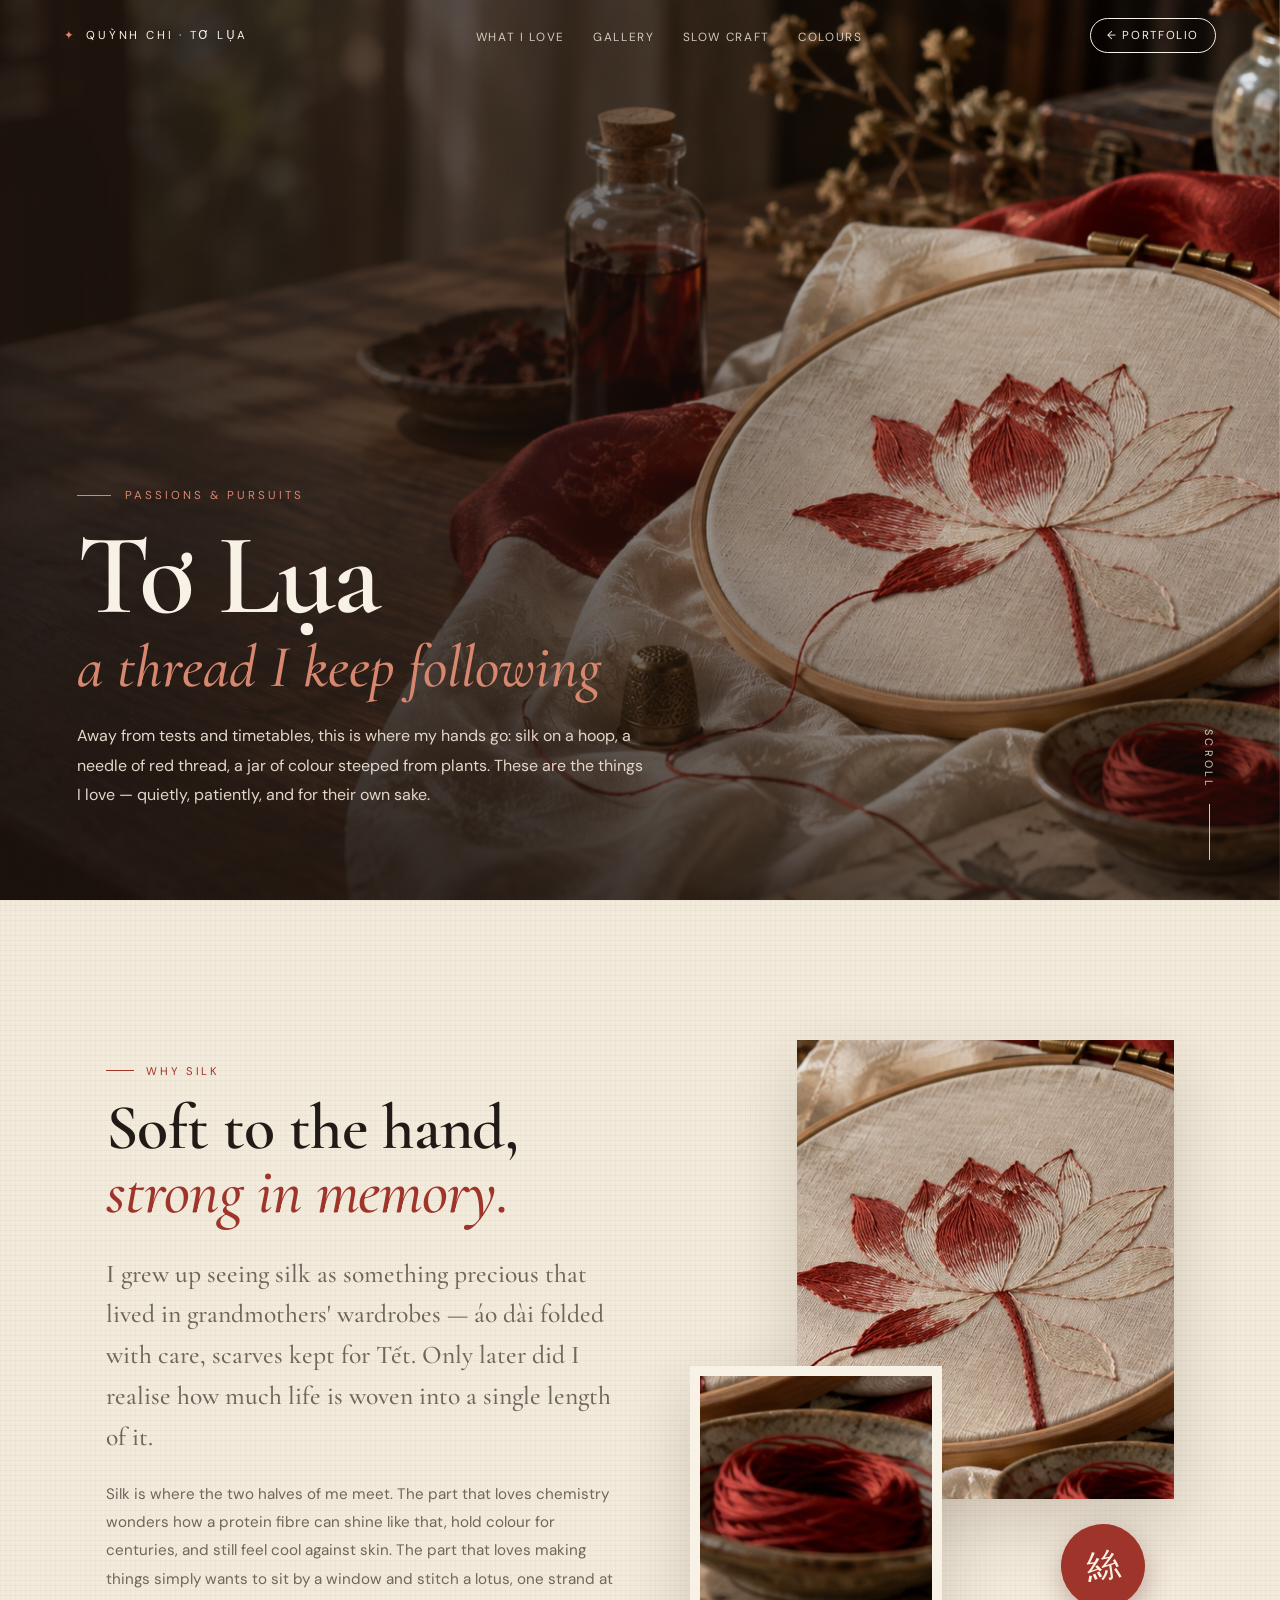
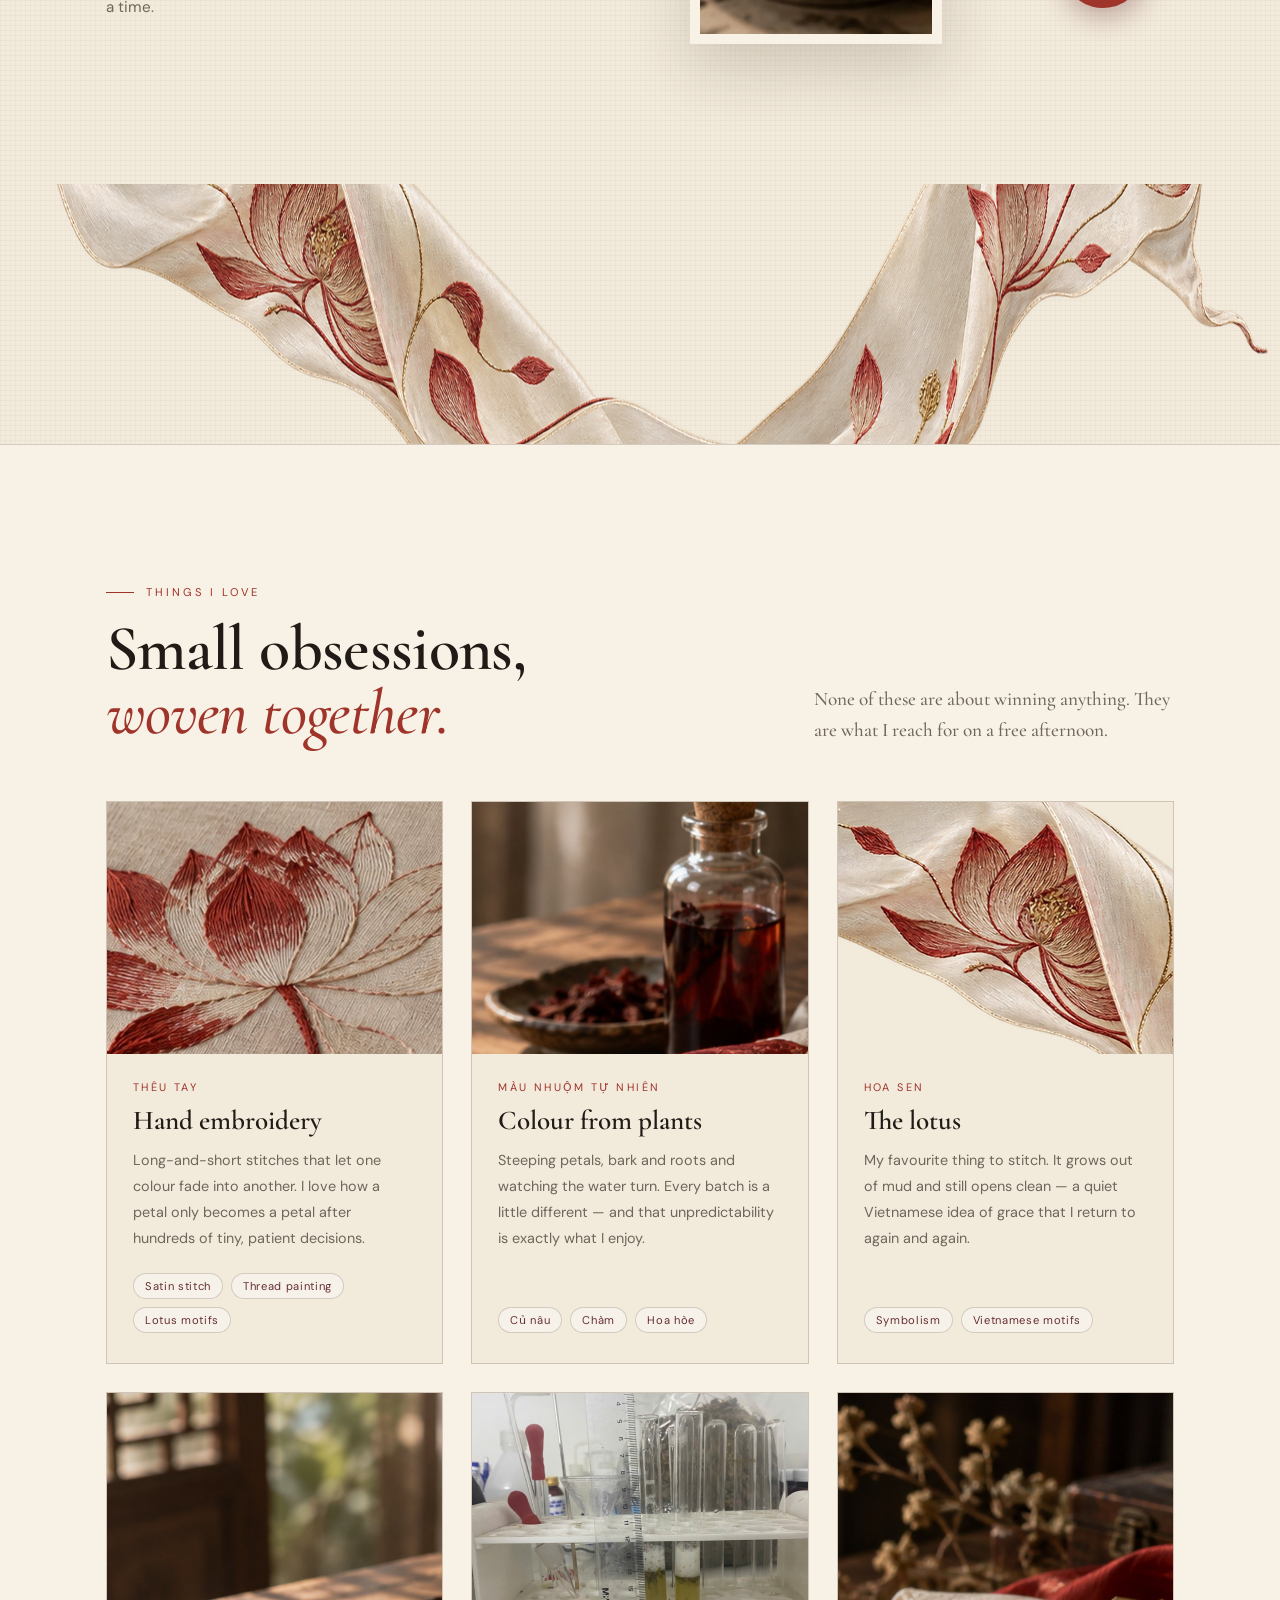
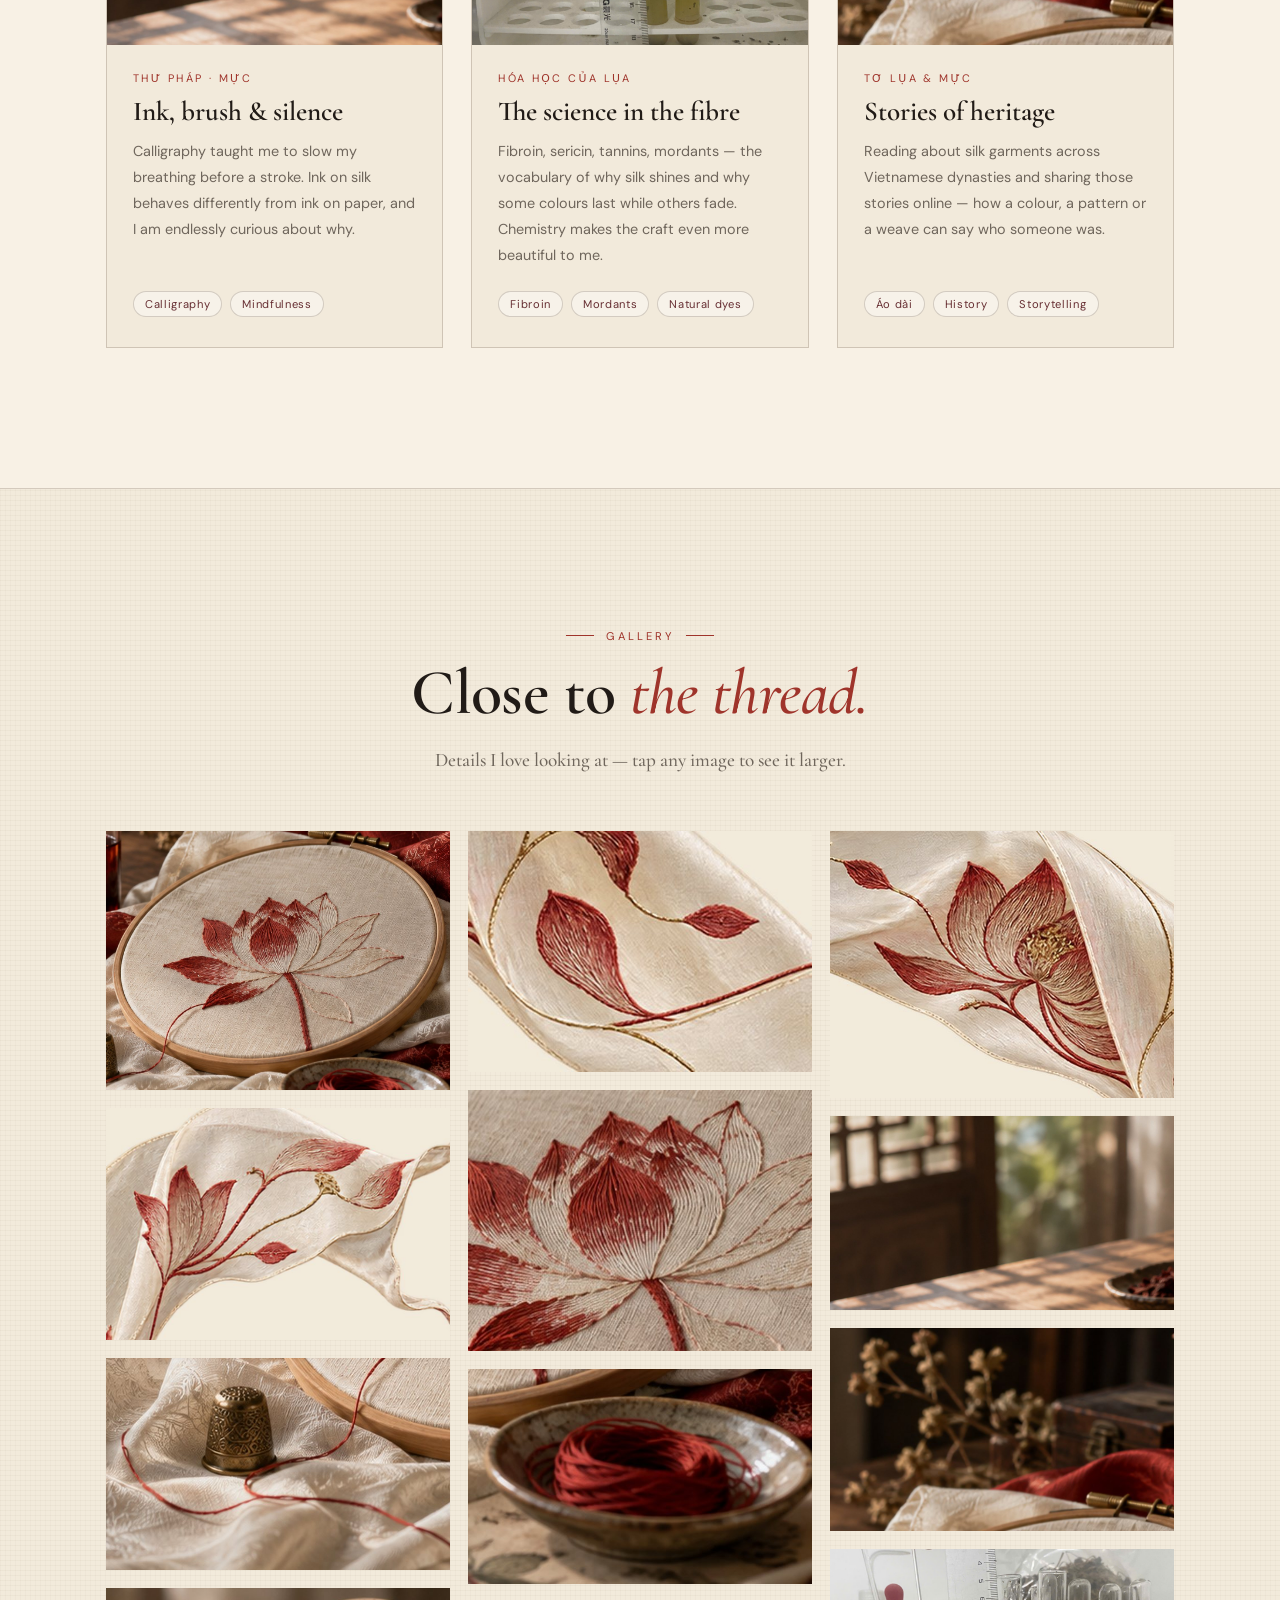
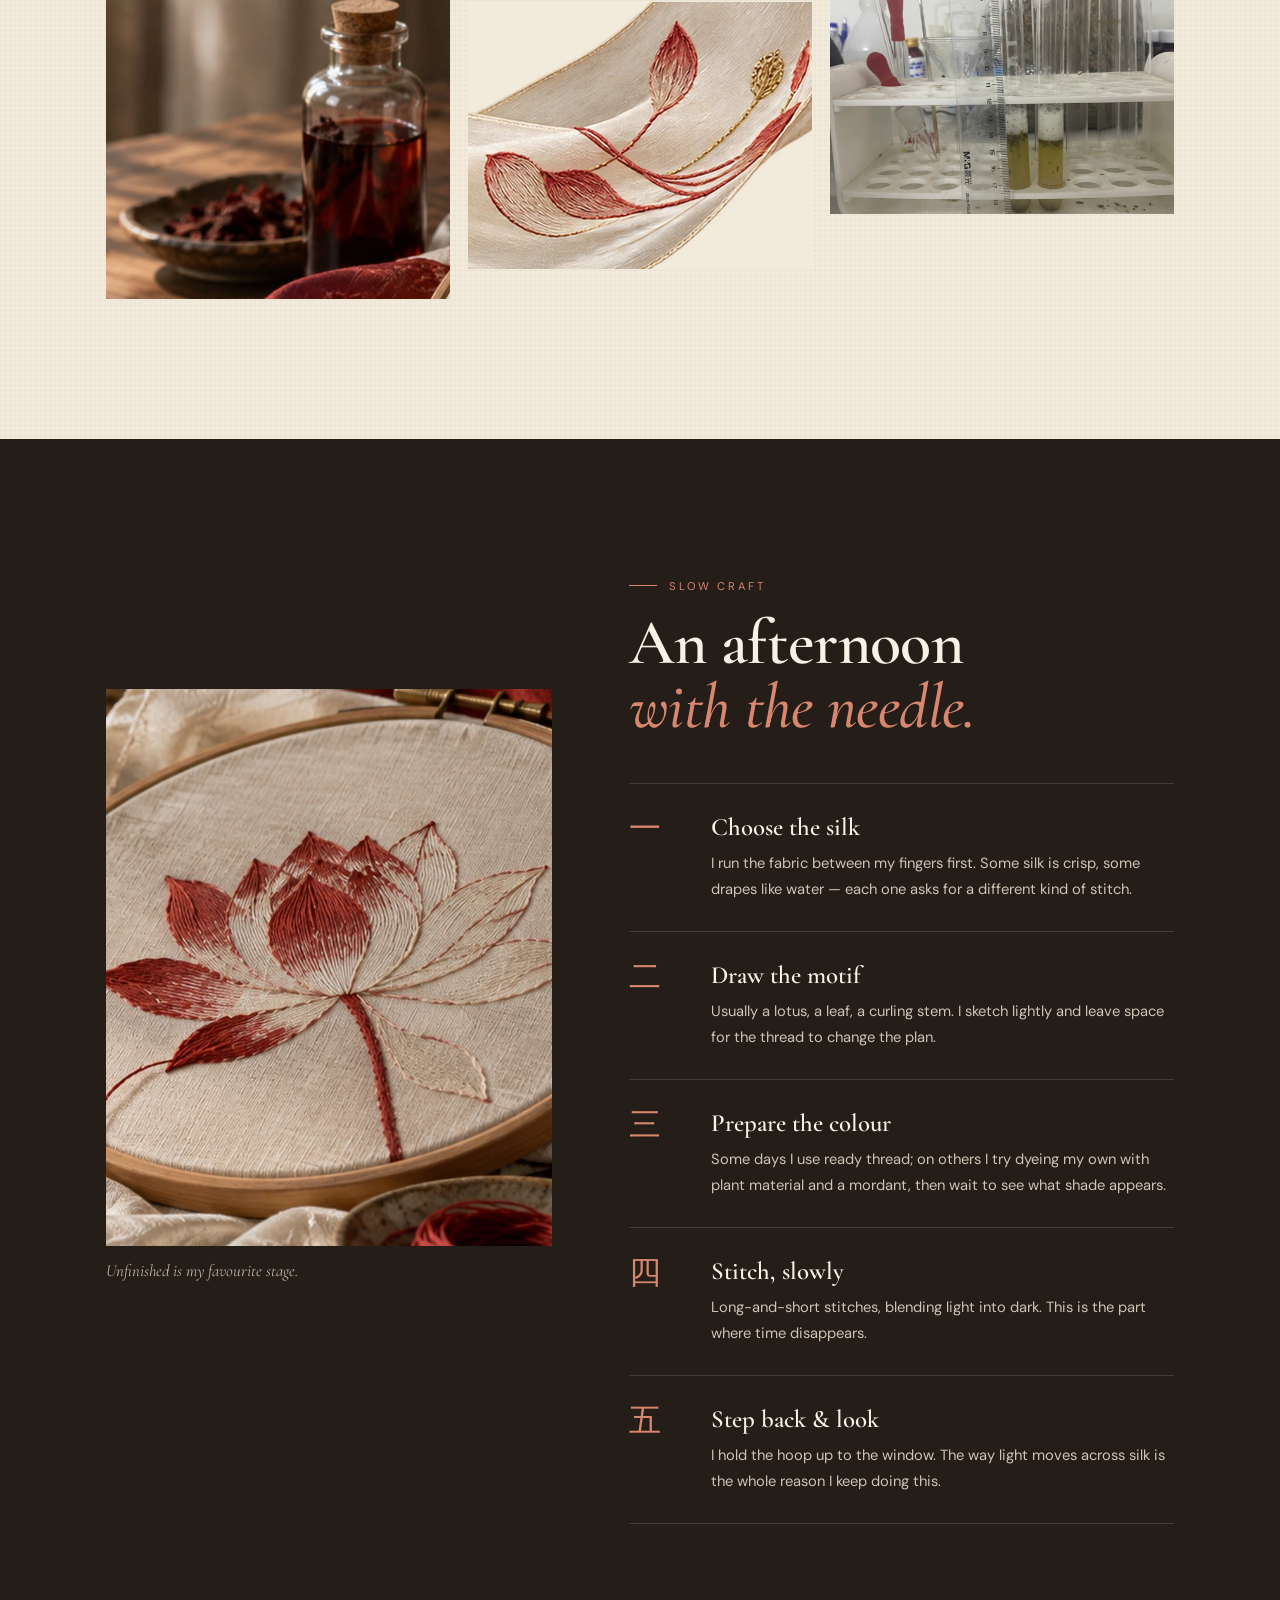
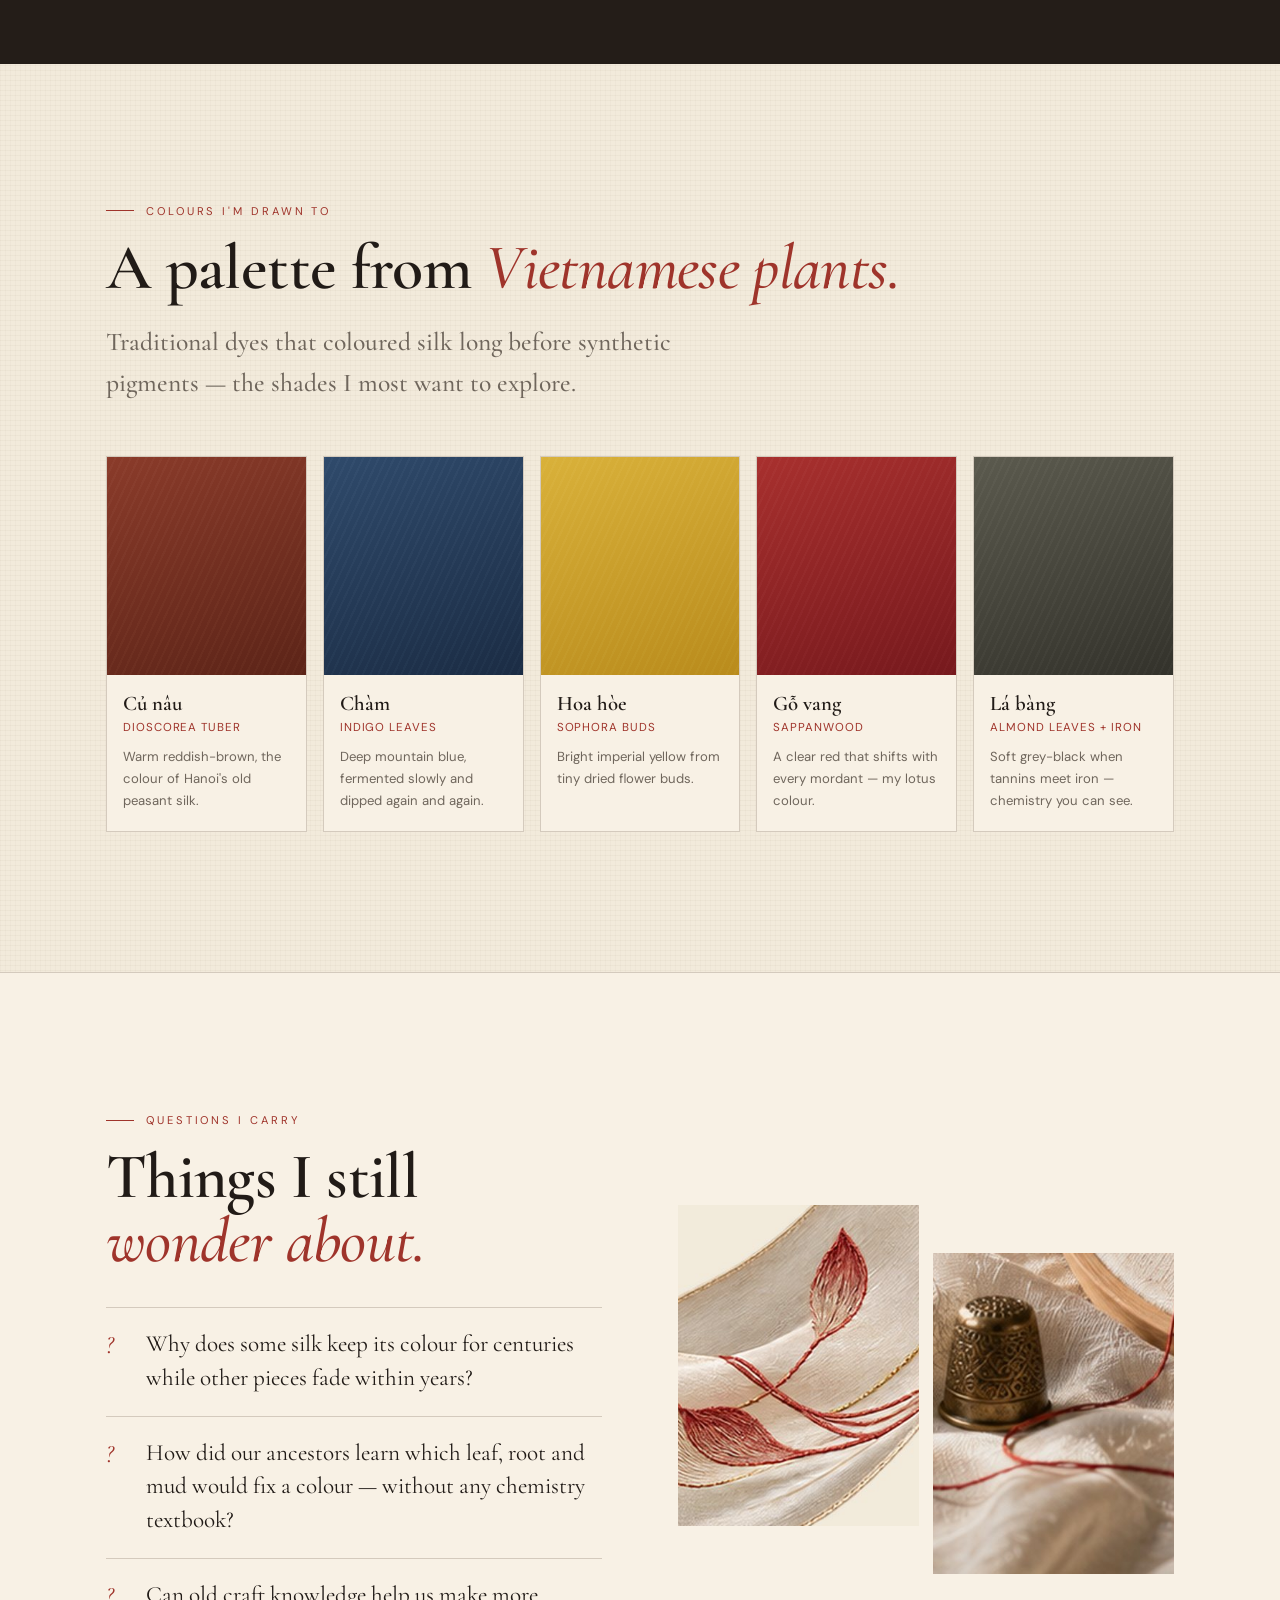
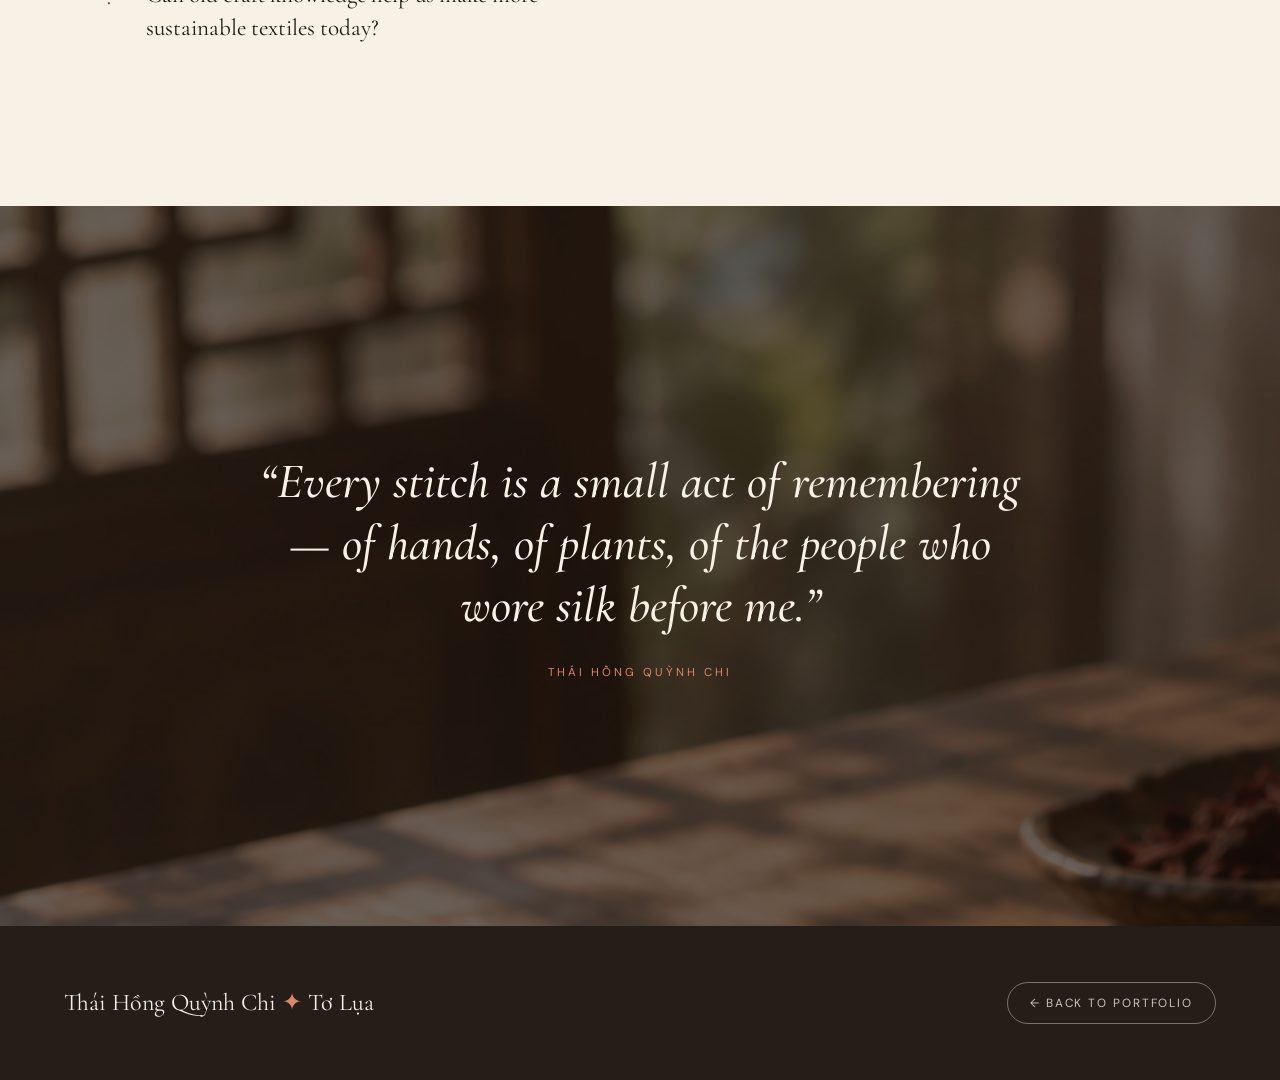
<file: silk.html>
<!DOCTYPE html>
<html lang="en">
<head>
<meta charset="UTF-8">
<meta name="viewport" content="width=device-width, initial-scale=1.0">
<title>Tơ Lụa — Thái Hồng Quỳnh Chi</title>
<meta name="description" content="Silk, embroidery, natural colour and Vietnamese heritage — the things Thái Hồng Quỳnh Chi loves.">
<link href="https://fonts.googleapis.com/css2?family=Cormorant+Garamond:ital,wght@0,500;0,600;0,700;1,500;1,600&family=DM+Sans:opsz,wght@9..40,300;9..40,400;9..40,500;9..40,600&display=swap" rel="stylesheet">
<style>
:root {
  --bg: #f2eadb;
  --paper: #f8f1e5;
  --ink: #211b17;
  --muted: #6f665c;
  --red: #9f342b;
  --rose: #d8876f;
  --wine: #672f33;
  --sage: #66735b;
  --gold: #b08a4a;
  --dark: #241d18;
  --border: rgba(64,45,31,.20);
  --serif: 'Cormorant Garamond', Georgia, serif;
  --sans: 'DM Sans', system-ui, sans-serif;
}
*, *::before, *::after { margin:0; padding:0; box-sizing:border-box; }
html { scroll-behavior:smooth; background:var(--dark); }
body {
  font-family:var(--sans); color:var(--ink); overflow-x:hidden;
  background-color:var(--bg);
  background-image:
    linear-gradient(rgba(91,65,41,.035) 1px, transparent 1px),
    linear-gradient(90deg, rgba(91,65,41,.025) 1px, transparent 1px);
  background-size:5px 5px;
}
img { display:block; max-width:100%; }
a { color:inherit; }
::selection { background:var(--red); color:var(--paper); }

/* NAV */
nav {
  position:fixed; inset:0 0 auto 0; z-index:50;
  display:flex; align-items:center; justify-content:space-between; gap:20px;
  padding:18px clamp(16px,5vw,72px);
  transition:background .4s, border-color .4s, color .4s;
  color:var(--paper); border-bottom:1px solid transparent;
}
nav.scrolled { background:rgba(242,234,219,.92); color:var(--ink); border-color:var(--border); backdrop-filter:blur(12px); }
.nav-logo { font-size:.72rem; letter-spacing:.24em; text-transform:uppercase; text-decoration:none; white-space:nowrap; }
.nav-logo::before { content:'✦'; color:var(--rose); margin-right:10px; }
.nav-links { display:flex; gap:28px; list-style:none; }
.nav-links a { font-size:.74rem; letter-spacing:.14em; text-transform:uppercase; text-decoration:none; opacity:.8; }
.nav-links a:hover { opacity:1; color:var(--rose); }
.nav-back {
  font-size:.72rem; letter-spacing:.14em; text-transform:uppercase; text-decoration:none;
  border:1px solid currentColor; padding:9px 16px; border-radius:999px; white-space:nowrap;
  transition:background .3s, color .3s;
}
.nav-back:hover { background:var(--red); border-color:var(--red); color:var(--paper); }

/* HERO */
.hero { position:relative; min-height:100vh; display:flex; align-items:flex-end; overflow:hidden; color:var(--paper); }
.hero-img { position:absolute; inset:0; width:100%; height:100%; object-fit:cover; object-position:70% center; transform:scale(1.06); animation:heroIn 2.4s cubic-bezier(.2,.7,.2,1) forwards; }
@keyframes heroIn { to { transform:scale(1); } }
.hero::before { content:''; position:absolute; inset:0; z-index:1; background:linear-gradient(90deg,rgba(27,18,13,.92) 0%,rgba(27,18,13,.66) 42%,rgba(27,18,13,.08) 75%), linear-gradient(0deg,rgba(27,18,13,.6),transparent 40%); }
.hero-copy { position:relative; z-index:2; padding:0 clamp(16px,6vw,96px) clamp(56px,10vh,110px); max-width:820px; }
.kicker { display:flex; align-items:center; gap:14px; font-size:.72rem; letter-spacing:.26em; text-transform:uppercase; color:var(--rose); margin-bottom:22px; }
.kicker::before { content:''; width:34px; height:1px; background:currentColor; }
.hero h1 { font-family:var(--serif); font-weight:600; font-size:clamp(3.4rem,9vw,7.6rem); line-height:.88; letter-spacing:-.02em; }
.hero h1 em { display:block; font-style:italic; font-weight:500; color:var(--rose); font-size:.52em; letter-spacing:0; margin-top:14px; }
.hero p { margin-top:28px; max-width:52ch; line-height:1.85; color:#e2d7c9; font-size:1rem; }
.scroll-cue { position:absolute; z-index:2; right:clamp(16px,5vw,72px); bottom:40px; writing-mode:vertical-rl; font-size:.68rem; letter-spacing:.3em; text-transform:uppercase; color:#d5cabd; }
.scroll-cue::after { content:''; display:inline-block; width:1px; height:56px; background:currentColor; margin-top:14px; animation:cue 2s ease-in-out infinite; transform-origin:top; }
@keyframes cue { 0%,100% { transform:scaleY(.3); } 50% { transform:scaleY(1); } }

/* SHARED */
section { position:relative; }
.wrap { max-width:1180px; margin:0 auto; padding:0 clamp(16px,5vw,56px); }
.sec { padding:clamp(80px,12vw,140px) 0; }
.sec-tag { font-size:.7rem; letter-spacing:.26em; text-transform:uppercase; color:var(--red); display:flex; align-items:center; gap:12px; margin-bottom:18px; }
.sec-tag::before { content:''; width:28px; height:1px; background:currentColor; }
h2 { font-family:var(--serif); font-weight:600; font-size:clamp(2.4rem,5vw,4rem); line-height:1; letter-spacing:-.01em; }
h2 em { font-style:italic; font-weight:500; color:var(--red); }
.lead { font-family:var(--serif); font-size:clamp(1.25rem,2.2vw,1.6rem); line-height:1.6; color:var(--muted); font-weight:500; }

/* INTRO */
.intro-grid { display:grid; grid-template-columns:1.05fr 1fr; gap:clamp(36px,6vw,90px); align-items:center; }
.intro-text .lead { margin-top:30px; }
.intro-text p.body { margin-top:22px; line-height:1.85; color:var(--muted); font-size:.95rem; max-width:56ch; }
.intro-stack { position:relative; aspect-ratio:4/5; }
.intro-stack img { position:absolute; object-fit:cover; box-shadow:0 24px 60px rgba(55,38,24,.18); }
.intro-stack .a { width:78%; height:76%; top:0; right:0; }
.intro-stack .b { width:52%; height:46%; left:0; bottom:0; border:10px solid var(--paper); }
.intro-stack .seal { position:absolute; right:6%; bottom:6%; width:84px; height:84px; border-radius:50%; background:var(--red); color:var(--paper); display:grid; place-items:center; font-family:Georgia,serif; font-size:2.1rem; box-shadow:0 10px 26px rgba(103,47,51,.35); transform:rotate(-8deg); }

/* RIBBON DIVIDER */
.ribbon-band { position:relative; height:clamp(140px,22vw,260px); overflow:hidden; }
.ribbon-band img { position:absolute; left:50%; top:50%; width:min(1500px,130%); transform:translate(-50%,-50%) rotate(-3deg); opacity:.95; animation:float 10s ease-in-out infinite alternate; }
@keyframes float { to { transform:translate(-50%,-54%) rotate(-1deg); } }

/* LOVES */
.loves { background:var(--paper); border-top:1px solid var(--border); border-bottom:1px solid var(--border); }
.loves-head { display:flex; justify-content:space-between; align-items:flex-end; gap:30px; flex-wrap:wrap; margin-bottom:56px; }
.loves-head .lead { max-width:40ch; font-size:1.2rem; }
.love-grid { display:grid; grid-template-columns:repeat(3,1fr); gap:28px; }
.love { background:var(--bg); border:1px solid var(--border); display:flex; flex-direction:column; transition:transform .5s cubic-bezier(.2,.7,.2,1), box-shadow .5s; }
.love:hover { transform:translateY(-6px); box-shadow:0 22px 50px rgba(55,38,24,.14); }
.love-img { aspect-ratio:4/3; overflow:hidden; }
.love-img img { width:100%; height:100%; object-fit:cover; transition:transform 1.2s cubic-bezier(.2,.7,.2,1); }
.love:hover .love-img img { transform:scale(1.06); }
.love-body { padding:26px 26px 30px; display:flex; flex-direction:column; gap:12px; flex:1; }
.love-vn { font-size:.68rem; letter-spacing:.22em; text-transform:uppercase; color:var(--red); }
.love h3 { font-family:var(--serif); font-size:1.7rem; font-weight:600; line-height:1.1; }
.love p { font-size:.9rem; line-height:1.8; color:var(--muted); }
.love .tags { margin-top:auto; padding-top:10px; display:flex; flex-wrap:wrap; gap:8px; }
.love .tags span { font-size:.7rem; letter-spacing:.06em; padding:5px 11px; border:1px solid var(--border); border-radius:999px; color:var(--wine); background:rgba(255,255,255,.4); }

/* GALLERY */
.gallery-head { text-align:center; max-width:720px; margin:0 auto 56px; }
.gallery-head .sec-tag { justify-content:center; }
.gallery-head .sec-tag::after { content:''; width:28px; height:1px; background:currentColor; }
.gallery-head .lead { margin-top:20px; font-size:1.2rem; }
.masonry { columns:3 300px; column-gap:18px; }
.masonry figure { break-inside:avoid; margin-bottom:18px; position:relative; overflow:hidden; cursor:zoom-in; background:var(--paper); }
.masonry img { width:100%; height:auto; transition:transform 1s cubic-bezier(.2,.7,.2,1), filter .6s; }
.masonry figure:hover img { transform:scale(1.04); filter:saturate(1.08); }
.masonry figcaption { position:absolute; inset:auto 0 0 0; padding:40px 18px 16px; color:var(--paper); font-family:var(--serif); font-size:1.15rem; font-style:italic; background:linear-gradient(0deg,rgba(27,18,13,.78),transparent); opacity:0; transform:translateY(8px); transition:opacity .45s, transform .45s; }
.masonry figure:hover figcaption, .masonry figure:focus-visible figcaption { opacity:1; transform:none; }
.masonry figure:focus-visible { outline:2px solid var(--red); outline-offset:3px; }

/* PROCESS */
.process { background:var(--dark); color:var(--paper); overflow:hidden; }
.process h2 em { color:var(--rose); }
.process .sec-tag { color:var(--rose); }
.process-grid { display:grid; grid-template-columns:.9fr 1.1fr; gap:clamp(36px,6vw,90px); align-items:start; }
.process-img { position:sticky; top:110px; }
.process-img img { width:100%; aspect-ratio:4/5; object-fit:cover; }
.process-img small { display:block; margin-top:14px; font-family:var(--serif); font-style:italic; color:#bfb2a3; font-size:1.05rem; }
.steps { list-style:none; margin-top:44px; }
.steps li { display:grid; grid-template-columns:64px 1fr; gap:18px; padding:28px 0; border-top:1px solid rgba(248,241,229,.14); }
.steps li:last-child { border-bottom:1px solid rgba(248,241,229,.14); }
.steps .glyph { font-family:Georgia,serif; font-size:2rem; color:var(--rose); line-height:1; }
.steps h3 { font-family:var(--serif); font-size:1.55rem; font-weight:600; margin-bottom:8px; }
.steps p { color:#cfc3b5; line-height:1.8; font-size:.92rem; }

/* PALETTE */
.palette-grid { display:grid; grid-template-columns:repeat(5,1fr); gap:16px; margin-top:52px; }
.swatch { border:1px solid var(--border); background:var(--paper); }
.swatch .chip { aspect-ratio:1/1.1; position:relative; overflow:hidden; }
.swatch .chip::after { content:''; position:absolute; inset:0; background:repeating-linear-gradient(115deg,rgba(255,255,255,.08) 0 2px,transparent 2px 7px); mix-blend-mode:soft-light; }
.swatch .info { padding:16px 16px 20px; }
.swatch b { display:block; font-family:var(--serif); font-size:1.3rem; font-weight:600; }
.swatch i { display:block; font-size:.72rem; letter-spacing:.08em; color:var(--red); font-style:normal; text-transform:uppercase; margin:4px 0 10px; }
.swatch span { font-size:.82rem; color:var(--muted); line-height:1.6; }

/* WONDER */
.wonder { background:var(--paper); border-top:1px solid var(--border); }
.wonder-grid { display:grid; grid-template-columns:1fr 1fr; gap:clamp(36px,6vw,80px); align-items:center; }
.questions { list-style:none; display:flex; flex-direction:column; gap:0; margin-top:34px; }
.questions li { font-family:var(--serif); font-size:clamp(1.2rem,2vw,1.45rem); line-height:1.45; padding:20px 0 20px 40px; border-top:1px solid var(--border); position:relative; }
.questions li::before { content:'?'; position:absolute; left:0; top:18px; font-style:italic; color:var(--red); font-size:1.6rem; }
.wonder-pair { display:grid; grid-template-columns:1fr 1fr; gap:14px; }
.wonder-pair img { width:100%; aspect-ratio:3/4; object-fit:cover; }
.wonder-pair img:last-child { margin-top:48px; }

/* QUOTE */
.quote { position:relative; min-height:80vh; display:grid; place-items:center; text-align:center; overflow:hidden; color:var(--paper); }
.quote img { position:absolute; inset:0; width:100%; height:100%; object-fit:cover; }
.quote::before { content:''; position:absolute; inset:0; z-index:1; background:rgba(27,18,13,.62); }
.quote-inner { position:relative; z-index:2; max-width:860px; padding:80px clamp(16px,5vw,40px); }
.quote blockquote { font-family:var(--serif); font-style:italic; font-size:clamp(1.8rem,4vw,3.1rem); line-height:1.25; font-weight:500; }
.quote cite { display:block; margin-top:28px; font-style:normal; font-size:.72rem; letter-spacing:.26em; text-transform:uppercase; color:var(--rose); }

/* FOOTER */
footer { background:var(--dark); color:#cfc3b5; padding:56px clamp(16px,5vw,72px); display:flex; justify-content:space-between; align-items:center; gap:24px; flex-wrap:wrap; }
footer .name { font-family:var(--serif); font-size:1.5rem; color:var(--paper); }
footer .name span { color:var(--rose); }
footer a.back { text-decoration:none; font-size:.74rem; letter-spacing:.16em; text-transform:uppercase; border:1px solid rgba(248,241,229,.4); padding:12px 22px; border-radius:999px; transition:background .3s, border-color .3s; }
footer a.back:hover { background:var(--red); border-color:var(--red); color:var(--paper); }

/* LIGHTBOX */
.lb { position:fixed; inset:0; z-index:100; background:rgba(20,14,10,.94); display:none; align-items:center; justify-content:center; padding:56px 16px; }
.lb.open { display:flex; }
.lb figure { max-width:min(1100px,100%); max-height:100%; display:flex; flex-direction:column; align-items:center; gap:16px; }
.lb img { max-height:78vh; width:auto; object-fit:contain; box-shadow:0 30px 80px rgba(0,0,0,.5); }
.lb figcaption { color:#e2d7c9; font-family:var(--serif); font-style:italic; font-size:1.2rem; text-align:center; }
.lb button { position:absolute; background:none; border:1px solid rgba(248,241,229,.35); color:var(--paper); width:48px; height:48px; border-radius:50%; font-size:1.3rem; cursor:pointer; transition:background .3s; }
.lb button:hover { background:var(--red); border-color:var(--red); }
.lb .close { top:18px; right:18px; }
.lb .prev { left:18px; top:50%; transform:translateY(-50%); }
.lb .next { right:18px; top:50%; transform:translateY(-50%); }

/* REVEAL */
.reveal { opacity:0; transform:translateY(28px); transition:opacity 1s cubic-bezier(.2,.7,.2,1), transform 1s cubic-bezier(.2,.7,.2,1); }
.reveal.in { opacity:1; transform:none; }
.d1 { transition-delay:.12s; } .d2 { transition-delay:.24s; } .d3 { transition-delay:.36s; }

/* RESPONSIVE */
@media (max-width:980px) {
  .nav-links { display:none; }
  .intro-grid, .process-grid, .wonder-grid { grid-template-columns:1fr; }
  .love-grid { grid-template-columns:repeat(2,1fr); }
  .palette-grid { grid-template-columns:repeat(3,1fr); }
  .process-img { position:relative; top:0; }
  .process-img img { aspect-ratio:16/10; }
}
@media (max-width:640px) {
  .love-grid { grid-template-columns:1fr; }
  .ribbon-band { height:46vw; }
  .ribbon-band img { width:125%; }
  .palette-grid { grid-template-columns:repeat(2,1fr); }
  .hero::before { background:linear-gradient(0deg,rgba(27,18,13,.95) 0%,rgba(27,18,13,.7) 55%,rgba(27,18,13,.2) 100%); }
  .hero-img { object-position:72% center; }
  .scroll-cue { display:none; }
  .steps li { grid-template-columns:44px 1fr; }
  .lb .prev, .lb .next { top:auto; bottom:18px; transform:none; }
  .nav-logo { font-size:.62rem; letter-spacing:.16em; }
}
@media (prefers-reduced-motion: reduce) {
  *, *::before, *::after { animation:none !important; transition:none !important; scroll-behavior:auto !important; }
  .reveal { opacity:1; transform:none; }
}
</style>
</head>
<body>

<nav id="nav">
  <a class="nav-logo" href="#top">Quỳnh Chi · Tơ Lụa</a>
  <ul class="nav-links">
    <li><a href="#loves">What I Love</a></li>
    <li><a href="#gallery">Gallery</a></li>
    <li><a href="#process">Slow Craft</a></li>
    <li><a href="#palette">Colours</a></li>
  </ul>
  <a class="nav-back" href="index.html">← Portfolio</a>
</nav>

<!-- HERO -->
<header class="hero" id="top">
  <img class="hero-img" src="assets/images/silk/silk-embroidery-lab.png" width="1672" height="939" alt="Khung thêu hoa sen đỏ trên nền lụa, bên cạnh lọ màu nhuộm tự nhiên" fetchpriority="high">
  <div class="hero-copy">
    <div class="kicker">Passions &amp; Pursuits</div>
    <h1>Tơ Lụa<em>a thread I keep following</em></h1>
    <p>Away from tests and timetables, this is where my hands go: silk on a hoop, a needle of red thread, a jar of colour steeped from plants. These are the things I love — quietly, patiently, and for their own sake.</p>
  </div>
  <div class="scroll-cue">Scroll</div>
</header>

<!-- INTRO -->
<section class="sec" id="intro">
  <div class="wrap intro-grid">
    <div class="intro-text">
      <div class="sec-tag reveal">Why silk</div>
      <h2 class="reveal d1">Soft to the hand,<br><em>strong in memory.</em></h2>
      <p class="lead reveal d2">I grew up seeing silk as something precious that lived in grandmothers' wardrobes — áo dài folded with care, scarves kept for Tết. Only later did I realise how much life is woven into a single length of it.</p>
      <p class="body reveal d3">Silk is where the two halves of me meet. The part that loves chemistry wonders how a protein fibre can shine like that, hold colour for centuries, and still feel cool against skin. The part that loves making things simply wants to sit by a window and stitch a lotus, one strand at a time.</p>
    </div>
    <div class="intro-stack reveal d2">
      <img class="a" src="assets/images/silk/details/lotus-hoop.jpg" alt="Hoa sen thêu tay trên khung tròn" loading="lazy">
      <img class="b" src="assets/images/silk/details/thread-bowl.jpg" alt="Cuộn chỉ đỏ trong bát gốm" loading="lazy">
      <div class="seal" aria-hidden="true">絲</div>
    </div>
  </div>
</section>

<div class="ribbon-band" aria-hidden="true">
  <img src="assets/images/silk/embroidered-silk-ribbon.png" width="1960" height="768" alt="" loading="lazy">
</div>

<!-- LOVES -->
<section class="sec loves" id="loves">
  <div class="wrap">
    <div class="loves-head">
      <div>
        <div class="sec-tag reveal">Things I love</div>
        <h2 class="reveal d1">Small obsessions,<br><em>woven together.</em></h2>
      </div>
      <p class="lead reveal d2">None of these are about winning anything. They are what I reach for on a free afternoon.</p>
    </div>

    <div class="love-grid">
      <article class="love reveal">
        <div class="love-img"><img src="assets/images/silk/details/lotus-petals.jpg" alt="Cận cảnh mũi thêu cánh hoa sen" loading="lazy"></div>
        <div class="love-body">
          <div class="love-vn">Thêu tay</div>
          <h3>Hand embroidery</h3>
          <p>Long-and-short stitches that let one colour fade into another. I love how a petal only becomes a petal after hundreds of tiny, patient decisions.</p>
          <div class="tags"><span>Satin stitch</span><span>Thread painting</span><span>Lotus motifs</span></div>
        </div>
      </article>

      <article class="love reveal d1">
        <div class="love-img"><img src="assets/images/silk/details/dye-bottle.jpg" alt="Lọ màu nhuộm tự nhiên và cánh hoa khô" loading="lazy"></div>
        <div class="love-body">
          <div class="love-vn">Màu nhuộm tự nhiên</div>
          <h3>Colour from plants</h3>
          <p>Steeping petals, bark and roots and watching the water turn. Every batch is a little different — and that unpredictability is exactly what I enjoy.</p>
          <div class="tags"><span>Củ nâu</span><span>Chàm</span><span>Hoa hòe</span></div>
        </div>
      </article>

      <article class="love reveal d2">
        <div class="love-img"><img src="assets/images/silk/details/ribbon-lotus-left.jpg" alt="Hoa sen thêu trên dải lụa" loading="lazy"></div>
        <div class="love-body">
          <div class="love-vn">Hoa sen</div>
          <h3>The lotus</h3>
          <p>My favourite thing to stitch. It grows out of mud and still opens clean — a quiet Vietnamese idea of grace that I return to again and again.</p>
          <div class="tags"><span>Symbolism</span><span>Vietnamese motifs</span></div>
        </div>
      </article>

      <article class="love reveal">
        <div class="love-img"><img src="assets/images/silk/details/window-light.jpg" alt="Ánh nắng qua khung cửa gỗ chiếu lên bàn" loading="lazy"></div>
        <div class="love-body">
          <div class="love-vn">Thư pháp · Mực</div>
          <h3>Ink, brush &amp; silence</h3>
          <p>Calligraphy taught me to slow my breathing before a stroke. Ink on silk behaves differently from ink on paper, and I am endlessly curious about why.</p>
          <div class="tags"><span>Calligraphy</span><span>Mindfulness</span></div>
        </div>
      </article>

      <article class="love reveal d1">
        <div class="love-img"><img src="assets/images/research/tuong.png" alt="Ống nghiệm chiết xuất màu từ thực vật" loading="lazy"></div>
        <div class="love-body">
          <div class="love-vn">Hóa học của lụa</div>
          <h3>The science in the fibre</h3>
          <p>Fibroin, sericin, tannins, mordants — the vocabulary of why silk shines and why some colours last while others fade. Chemistry makes the craft even more beautiful to me.</p>
          <div class="tags"><span>Fibroin</span><span>Mordants</span><span>Natural dyes</span></div>
        </div>
      </article>

      <article class="love reveal d2">
        <div class="love-img"><img src="assets/images/silk/details/dried-flowers.jpg" alt="Hoa khô và hộp gỗ cổ" loading="lazy"></div>
        <div class="love-body">
          <div class="love-vn">Tơ Lụa &amp; Mực</div>
          <h3>Stories of heritage</h3>
          <p>Reading about silk garments across Vietnamese dynasties and sharing those stories online — how a colour, a pattern or a weave can say who someone was.</p>
          <div class="tags"><span>Áo dài</span><span>History</span><span>Storytelling</span></div>
        </div>
      </article>
    </div>
  </div>
</section>

<!-- GALLERY -->
<section class="sec" id="gallery">
  <div class="wrap">
    <div class="gallery-head">
      <div class="sec-tag reveal">Gallery</div>
      <h2 class="reveal d1">Close to <em>the thread.</em></h2>
      <p class="lead reveal d2">Details I love looking at — tap any image to see it larger.</p>
    </div>
    <div class="masonry" id="masonry">
      <figure class="reveal" tabindex="0"><img src="assets/images/silk/details/lotus-hoop.jpg" alt="Lotus on the hoop" loading="lazy"><figcaption>A lotus on the hoop</figcaption></figure>
      <figure class="reveal d1" tabindex="0"><img src="assets/images/silk/details/ribbon-lotus-right.jpg" alt="Lotus bud on silk ribbon" loading="lazy"><figcaption>A bud, about to open</figcaption></figure>
      <figure class="reveal d2" tabindex="0"><img src="assets/images/silk/details/thimble-thread.jpg" alt="Brass thimble and red thread" loading="lazy"><figcaption>Brass thimble, loose thread</figcaption></figure>
      <figure class="reveal" tabindex="0"><img src="assets/images/silk/details/dye-bottle.jpg" alt="Natural dye in a glass bottle" loading="lazy"><figcaption>Colour steeped from petals</figcaption></figure>
      <figure class="reveal d1" tabindex="0"><img src="assets/images/silk/details/ribbon-leaves.jpg" alt="Embroidered leaves with gold line" loading="lazy"><figcaption>Leaves traced in gold</figcaption></figure>
      <figure class="reveal d2" tabindex="0"><img src="assets/images/silk/details/lotus-petals.jpg" alt="Embroidered lotus petals close-up" loading="lazy"><figcaption>Petals, stitch by stitch</figcaption></figure>
      <figure class="reveal" tabindex="0"><img src="assets/images/silk/details/thread-bowl.jpg" alt="Red silk thread in ceramic bowl" loading="lazy"><figcaption>Red thread in a ceramic bowl</figcaption></figure>
      <figure class="reveal d1" tabindex="0"><img src="assets/images/silk/details/ribbon-stitch.jpg" alt="Flowing embroidered stems on silk" loading="lazy"><figcaption>Stems that move like water</figcaption></figure>
      <figure class="reveal d2" tabindex="0"><img src="assets/images/silk/details/ribbon-lotus-left.jpg" alt="Full lotus embroidered on ribbon" loading="lazy"><figcaption>Lotus in full bloom</figcaption></figure>
      <figure class="reveal" tabindex="0"><img src="assets/images/silk/details/window-light.jpg" alt="Afternoon light through a wooden window" loading="lazy"><figcaption>Afternoon light, my favourite time to stitch</figcaption></figure>
      <figure class="reveal d1" tabindex="0"><img src="assets/images/silk/details/dried-flowers.jpg" alt="Dried flowers by an old wooden box" loading="lazy"><figcaption>Dried flowers, kept for colour</figcaption></figure>
      <figure class="reveal d2" tabindex="0"><img src="assets/images/research/tuong.png" alt="Plant extracts in test tubes" loading="lazy"><figcaption>Where the colour begins</figcaption></figure>
    </div>
  </div>
</section>

<!-- PROCESS -->
<section class="sec process" id="process">
  <div class="wrap process-grid">
    <div class="process-img reveal">
      <img src="assets/images/silk/details/lotus-hoop.jpg" alt="Hoa sen thêu dở trên khung" loading="lazy">
      <small>Unfinished is my favourite stage.</small>
    </div>
    <div>
      <div class="sec-tag reveal">Slow craft</div>
      <h2 class="reveal d1">An afternoon<br><em>with the needle.</em></h2>
      <ol class="steps">
        <li class="reveal"><span class="glyph">一</span><div><h3>Choose the silk</h3><p>I run the fabric between my fingers first. Some silk is crisp, some drapes like water — each one asks for a different kind of stitch.</p></div></li>
        <li class="reveal"><span class="glyph">二</span><div><h3>Draw the motif</h3><p>Usually a lotus, a leaf, a curling stem. I sketch lightly and leave space for the thread to change the plan.</p></div></li>
        <li class="reveal"><span class="glyph">三</span><div><h3>Prepare the colour</h3><p>Some days I use ready thread; on others I try dyeing my own with plant material and a mordant, then wait to see what shade appears.</p></div></li>
        <li class="reveal"><span class="glyph">四</span><div><h3>Stitch, slowly</h3><p>Long-and-short stitches, blending light into dark. This is the part where time disappears.</p></div></li>
        <li class="reveal"><span class="glyph">五</span><div><h3>Step back &amp; look</h3><p>I hold the hoop up to the window. The way light moves across silk is the whole reason I keep doing this.</p></div></li>
      </ol>
    </div>
  </div>
</section>

<!-- PALETTE -->
<section class="sec" id="palette">
  <div class="wrap">
    <div class="sec-tag reveal">Colours I'm drawn to</div>
    <h2 class="reveal d1">A palette from <em>Vietnamese plants.</em></h2>
    <p class="lead reveal d2" style="max-width:52ch;margin-top:22px;">Traditional dyes that coloured silk long before synthetic pigments — the shades I most want to explore.</p>
    <div class="palette-grid">
      <div class="swatch reveal"><div class="chip" style="background:linear-gradient(160deg,#8a3b2a,#5c2418)"></div><div class="info"><b>Củ nâu</b><i>Dioscorea tuber</i><span>Warm reddish-brown, the colour of Hanoi's old peasant silk.</span></div></div>
      <div class="swatch reveal d1"><div class="chip" style="background:linear-gradient(160deg,#2f4a6b,#1b2c44)"></div><div class="info"><b>Chàm</b><i>Indigo leaves</i><span>Deep mountain blue, fermented slowly and dipped again and again.</span></div></div>
      <div class="swatch reveal d2"><div class="chip" style="background:linear-gradient(160deg,#d9b13a,#b98b1c)"></div><div class="info"><b>Hoa hòe</b><i>Sophora buds</i><span>Bright imperial yellow from tiny dried flower buds.</span></div></div>
      <div class="swatch reveal"><div class="chip" style="background:linear-gradient(160deg,#a8302e,#76191d)"></div><div class="info"><b>Gỗ vang</b><i>Sappanwood</i><span>A clear red that shifts with every mordant — my lotus colour.</span></div></div>
      <div class="swatch reveal d1"><div class="chip" style="background:linear-gradient(160deg,#5b5a4e,#33322b)"></div><div class="info"><b>Lá bàng</b><i>Almond leaves + iron</i><span>Soft grey-black when tannins meet iron — chemistry you can see.</span></div></div>
    </div>
  </div>
</section>

<!-- WONDER -->
<section class="sec wonder">
  <div class="wrap wonder-grid">
    <div>
      <div class="sec-tag reveal">Questions I carry</div>
      <h2 class="reveal d1">Things I still<br><em>wonder about.</em></h2>
      <ul class="questions">
        <li class="reveal">Why does some silk keep its colour for centuries while other pieces fade within years?</li>
        <li class="reveal d1">How did our ancestors learn which leaf, root and mud would fix a colour — without any chemistry textbook?</li>
        <li class="reveal d2">Can old craft knowledge help us make more sustainable textiles today?</li>
      </ul>
    </div>
    <div class="wonder-pair reveal d2">
      <img src="assets/images/silk/details/ribbon-stitch.jpg" alt="Đường thêu uốn lượn trên lụa" loading="lazy">
      <img src="assets/images/silk/details/thimble-thread.jpg" alt="Đê khâu bằng đồng và chỉ đỏ" loading="lazy">
    </div>
  </div>
</section>

<!-- QUOTE -->
<section class="quote">
  <img src="assets/images/silk/details/window-light.jpg" alt="" loading="lazy" aria-hidden="true">
  <div class="quote-inner reveal">
    <blockquote>“Every stitch is a small act of remembering — of hands, of plants, of the people who wore silk before me.”</blockquote>
    <cite>Thái Hồng Quỳnh Chi</cite>
  </div>
</section>

<footer>
  <div class="name">Thái Hồng Quỳnh Chi <span>✦</span> Tơ Lụa</div>
  <a class="back" href="index.html">← Back to Portfolio</a>
</footer>

<!-- LIGHTBOX -->
<div class="lb" id="lb" role="dialog" aria-modal="true" aria-label="Image viewer">
  <button class="close" aria-label="Close">×</button>
  <button class="prev" aria-label="Previous">‹</button>
  <figure><img id="lb-img" alt=""><figcaption id="lb-cap"></figcaption></figure>
  <button class="next" aria-label="Next">›</button>
</div>

<script>
// Nav background after hero
const nav = document.getElementById('nav');
const onScroll = () => nav.classList.toggle('scrolled', window.scrollY > window.innerHeight * 0.75);
window.addEventListener('scroll', onScroll, { passive: true });
onScroll();

// Reveal on scroll
const io = new IntersectionObserver(entries => {
  entries.forEach(e => { if (e.isIntersecting) { e.target.classList.add('in'); io.unobserve(e.target); } });
}, { threshold: 0.12, rootMargin: '0px 0px -40px 0px' });
document.querySelectorAll('.reveal').forEach(el => io.observe(el));

// Lightbox
const figs = [...document.querySelectorAll('#masonry figure')];
const lb = document.getElementById('lb'), lbImg = document.getElementById('lb-img'), lbCap = document.getElementById('lb-cap');
let cur = 0;
const show = i => {
  cur = (i + figs.length) % figs.length;
  const img = figs[cur].querySelector('img');
  lbImg.src = img.src; lbImg.alt = img.alt;
  lbCap.textContent = figs[cur].querySelector('figcaption').textContent;
};
const open = i => { show(i); lb.classList.add('open'); document.body.style.overflow = 'hidden'; };
const close = () => { lb.classList.remove('open'); document.body.style.overflow = ''; figs[cur].focus(); };
figs.forEach((f, i) => {
  f.addEventListener('click', () => open(i));
  f.addEventListener('keydown', e => { if (e.key === 'Enter' || e.key === ' ') { e.preventDefault(); open(i); } });
});
lb.querySelector('.close').onclick = close;
lb.querySelector('.prev').onclick = () => show(cur - 1);
lb.querySelector('.next').onclick = () => show(cur + 1);
lb.addEventListener('click', e => { if (e.target === lb) close(); });
document.addEventListener('keydown', e => {
  if (!lb.classList.contains('open')) return;
  if (e.key === 'Escape') close();
  if (e.key === 'ArrowLeft') show(cur - 1);
  if (e.key === 'ArrowRight') show(cur + 1);
});
</script>
</body>
</html>
</file>
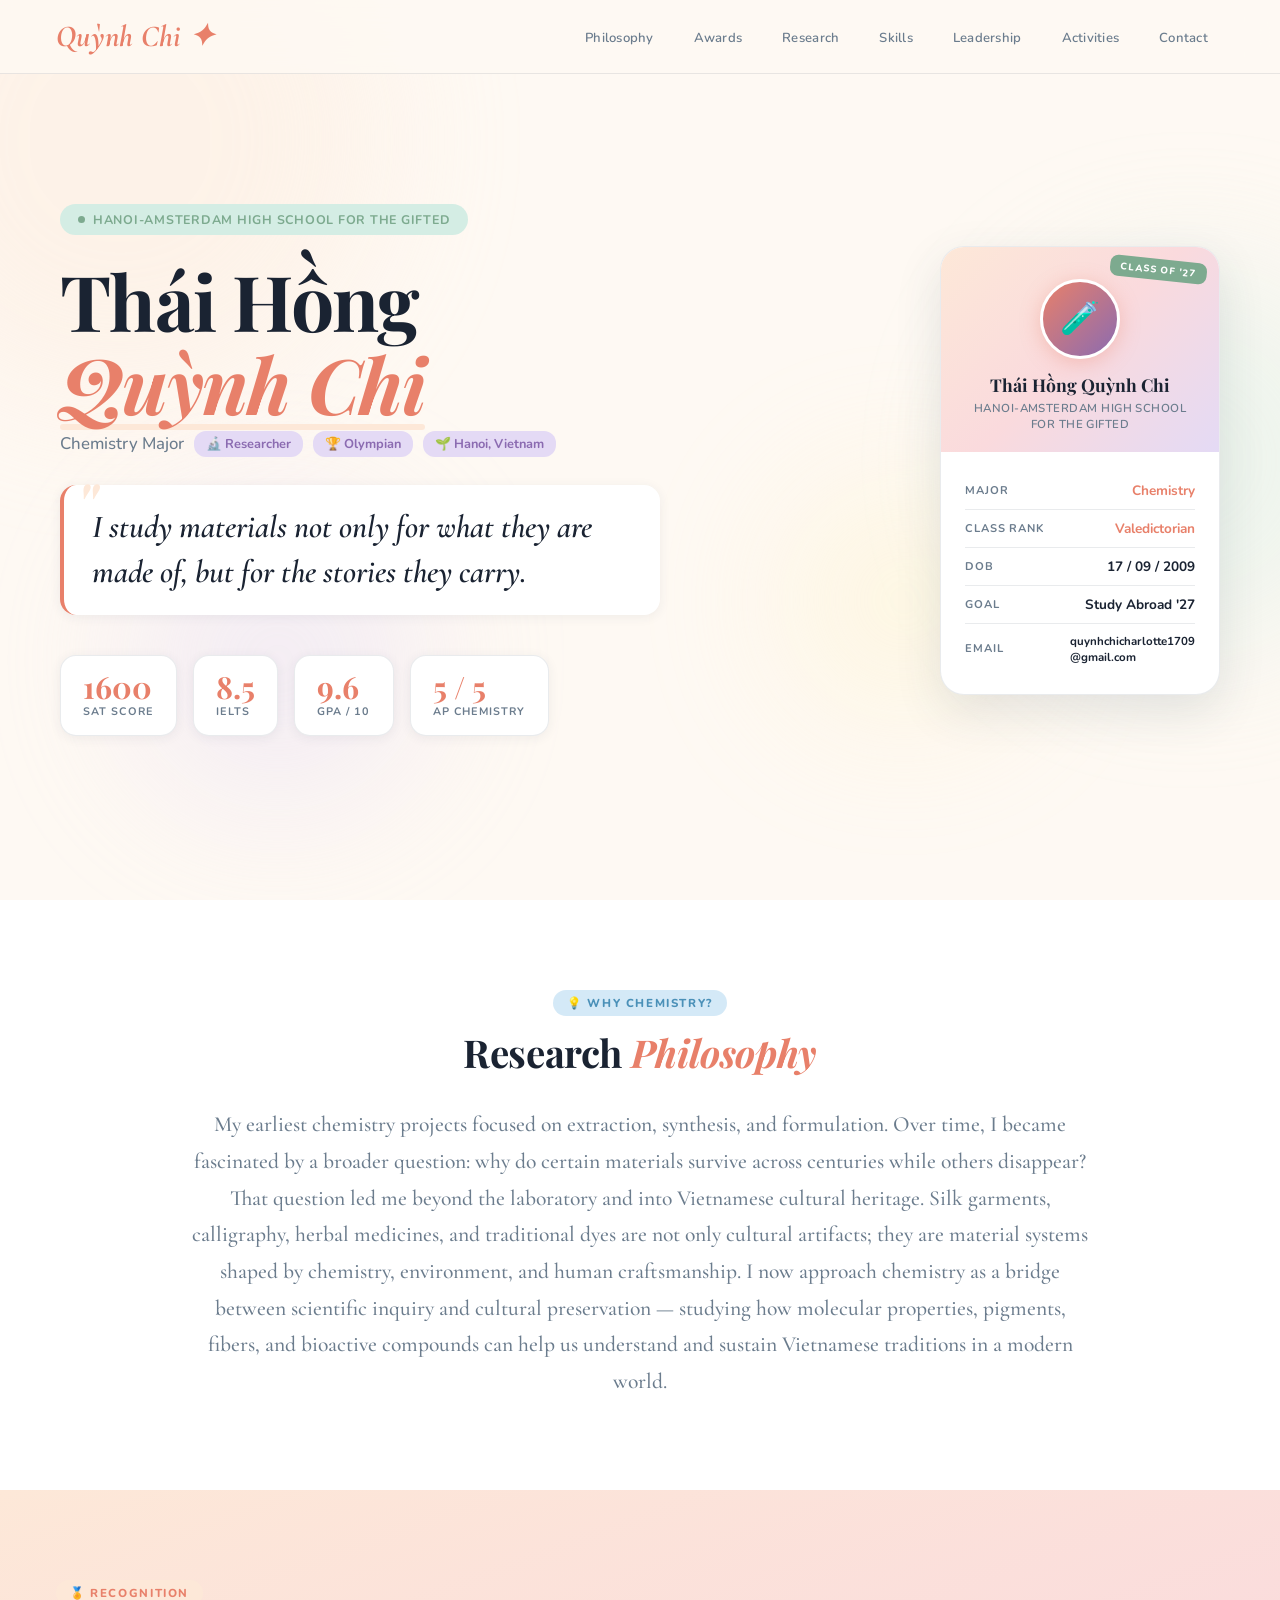
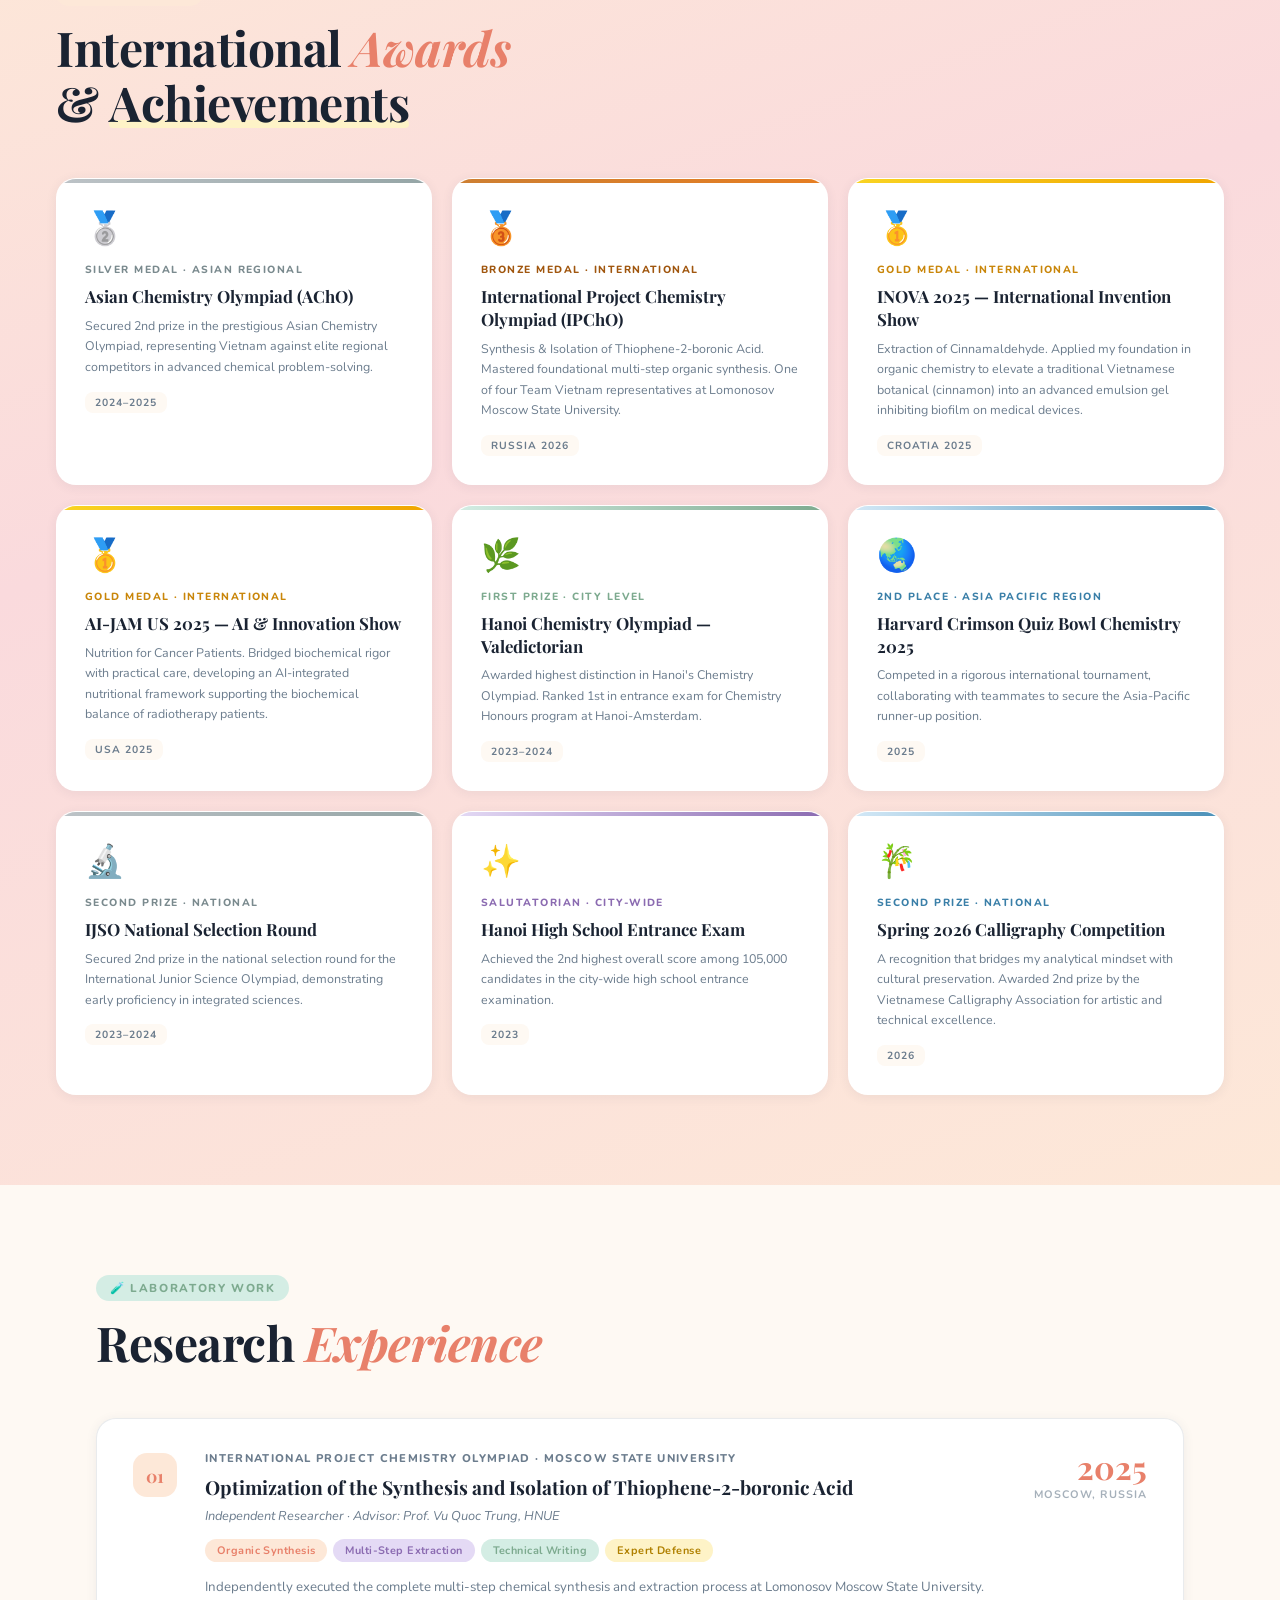
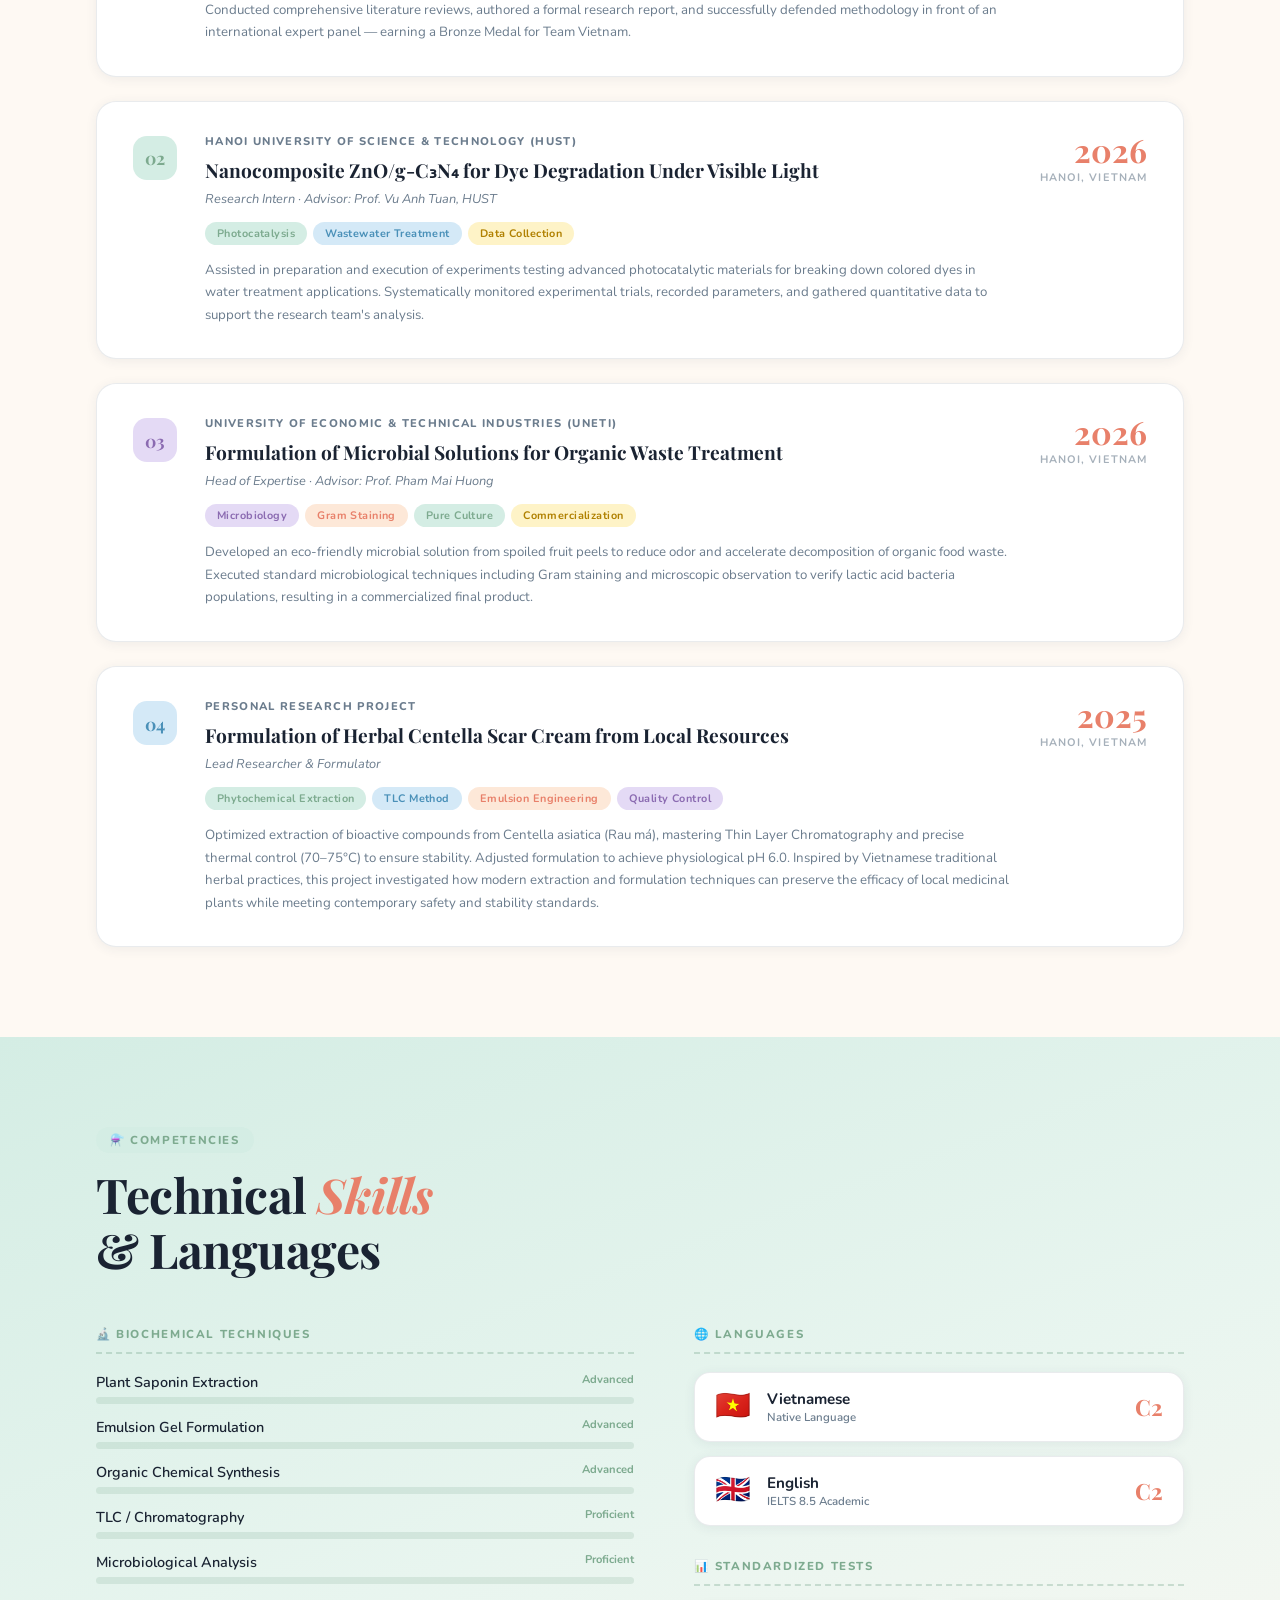
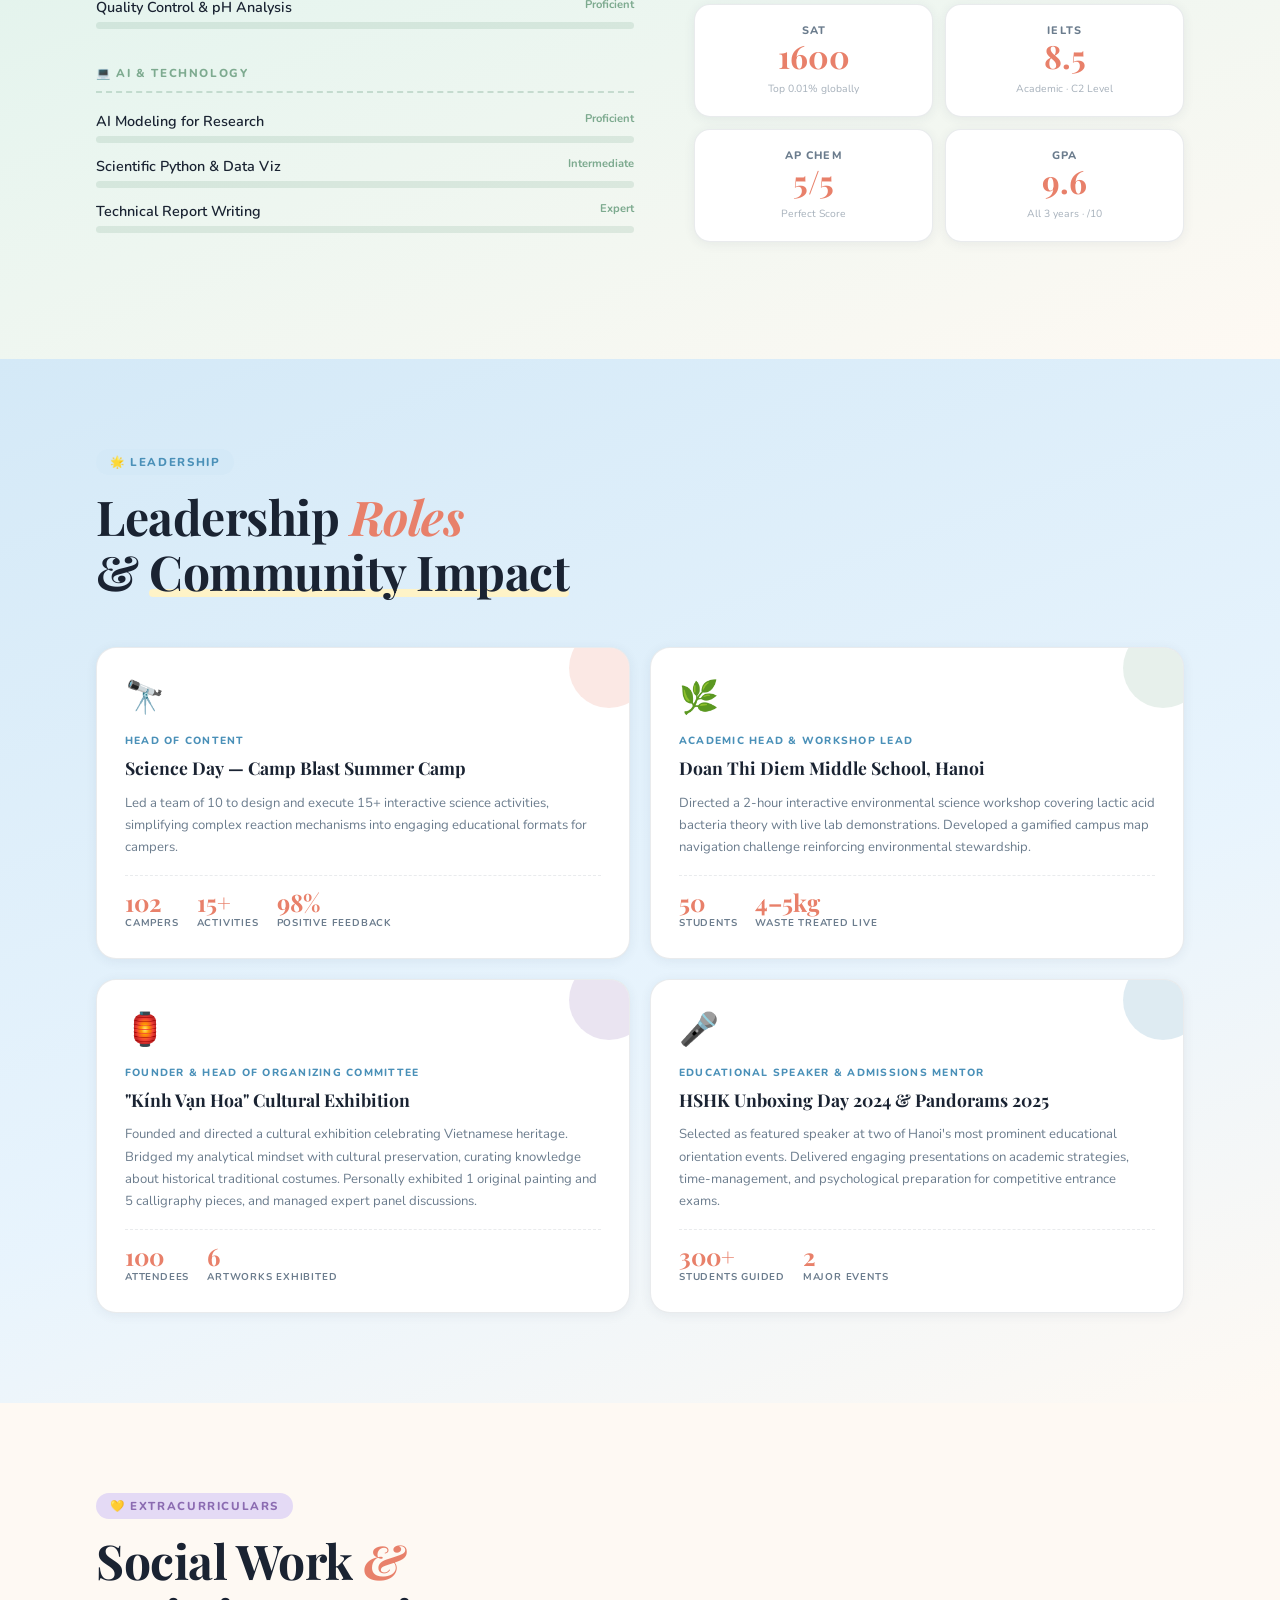
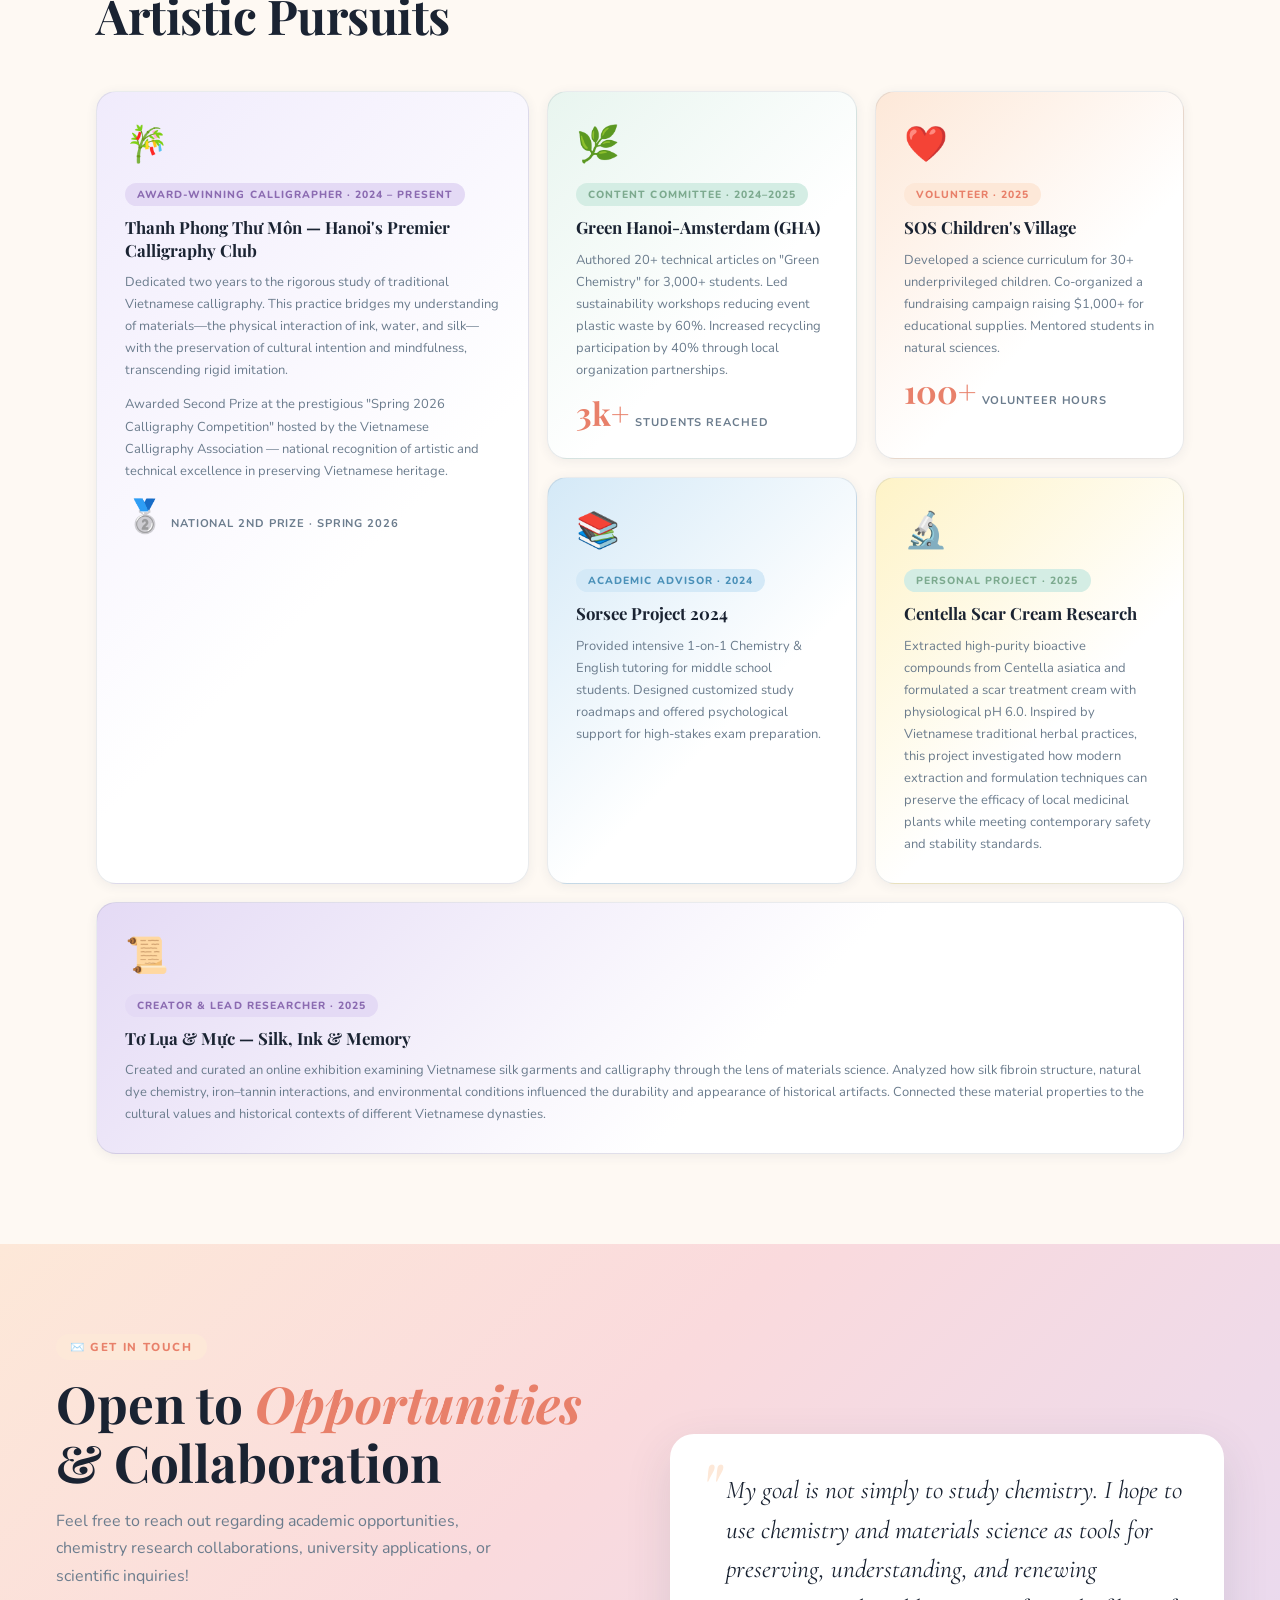
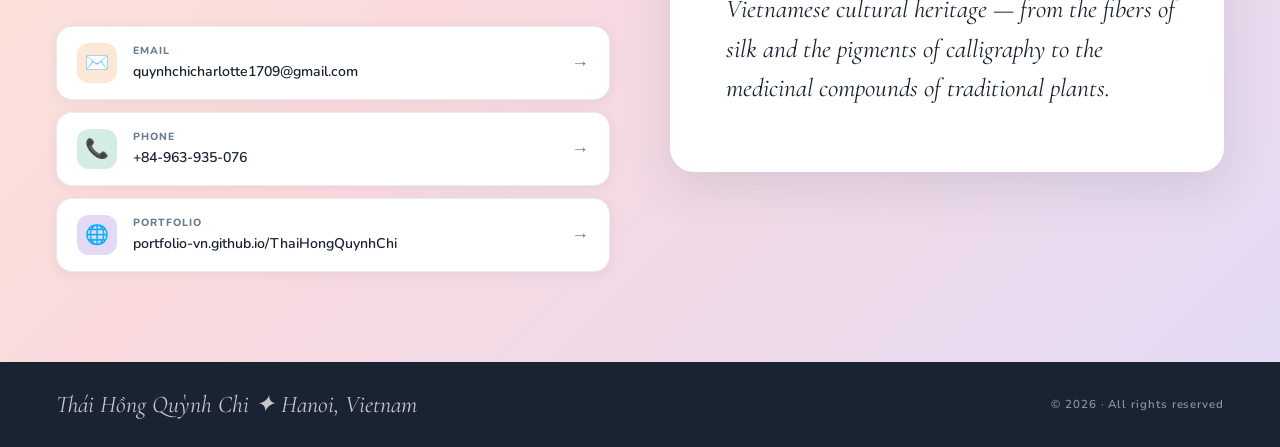
<file: WEB.html>
<!DOCTYPE html>
<html lang="en">
<head>
<meta charset="UTF-8">
<meta name="viewport" content="width=device-width, initial-scale=1.0">
<title>Quynh Chi T. Hong — Portfolio</title>
<link href="https://fonts.googleapis.com/css2?family=Cormorant+Garamond:ital,wght@0,500;0,600;0,700;1,500;1,600;1,700&family=Playfair+Display:ital,wght@0,400;0,500;0,700;1,400;1,500&family=Nunito:wght@300;400;500;600;700&display=swap" rel="stylesheet">
<style>
:root {
  --bg:       #fef9f3;
  --peach:    #fde8d8;
  --blush:    #fadadd;
  --mint:     #d4ede4;
  --sky:      #d4e9f7;
  --lavender: #e4daf5;
  --lemon:    #fef3c7;
  --sage-green: #7daa8f;
  --coral:    #e8806a;
  --plum:     #8b6bb1;
  --navy:     #2d3e50;
  --ink:      #1a2332;
  --muted:    #6b7c8d;
  --white:    #ffffff;
  --border:   rgba(45,62,80,0.10);
  --serif: 'Playfair Display', Georgia, serif;
  --sans:  'Nunito', sans-serif;
  --hand:  'Cormorant Garamond', Georgia, serif;
  --shadow-sm: 0 2px 12px rgba(45,62,80,0.07);
  --shadow-md: 0 8px 32px rgba(45,62,80,0.10);
  --shadow-lg: 0 16px 48px rgba(45,62,80,0.12);
}

*, *::before, *::after { margin:0; padding:0; box-sizing:border-box; }
html { scroll-behavior: smooth; }
body {
  background: var(--bg);
  color: var(--ink);
  font-family: var(--sans);
  font-weight: 400;
  overflow-x: hidden;
}

/* ── FLOATING BLOBS (background deco) ── */
.blob-layer {
  position: fixed; inset:0; pointer-events:none; z-index:0; overflow:hidden;
}
.blob {
  position: absolute;
  border-radius: 50%;
  filter: blur(70px);
  opacity: 0.38;
  animation: drift 20s ease-in-out infinite alternate;
}
.blob-1 { width:520px;height:520px; background:#fde8d8; top:-120px; left:-140px; animation-duration:22s; }
.blob-2 { width:380px;height:380px; background:#d4ede4; top:30%; right:-100px; animation-duration:18s; animation-delay:-6s; }
.blob-3 { width:300px;height:300px; background:#e4daf5; bottom:10%; left:10%; animation-duration:24s; animation-delay:-10s; }
.blob-4 { width:240px;height:240px; background:#fef3c7; bottom:20%; right:20%; animation-duration:20s; animation-delay:-4s; }
@keyframes drift {
  from { transform: translate(0,0) scale(1); }
  to   { transform: translate(30px,20px) scale(1.06); }
}

/* ── NAV ── */
nav {
  position: fixed; top:0; left:0; right:0; z-index:200;
  padding: 18px 56px;
  display: flex; align-items:center; justify-content:space-between;
  background: rgba(254,249,243,0.82);
  backdrop-filter: blur(16px);
  border-bottom: 1px solid var(--border);
  transition: box-shadow 0.3s;
}
nav.scrolled { box-shadow: var(--shadow-sm); }
.nav-logo {
  font-family: var(--hand);
  font-size: 1.9rem;
  color: var(--coral);
  text-decoration: none;
  font-weight: 700;
  letter-spacing: 0.01em;
  font-style: italic;
}
.nav-links { display:flex; gap:8px; list-style:none; }
.nav-links a {
  font-size: 0.82rem;
  font-weight: 600;
  color: var(--muted);
  text-decoration: none;
  padding: 7px 16px;
  border-radius: 20px;
  transition: all 0.22s;
  letter-spacing: 0.02em;
}
.nav-links a:hover {
  background: var(--peach);
  color: var(--coral);
}

/* ── HERO ── */
.hero {
  min-height: 100vh;
  display: flex;
  align-items: center;
  padding: 120px 56px 80px;
  position: relative;
  z-index: 1;
}
.hero-inner {
  max-width: 1160px;
  margin: 0 auto;
  width: 100%;
  display: grid;
  grid-template-columns: 1fr auto;
  gap: 80px;
  align-items: center;
}

.hero-badge {
  display: inline-flex; align-items: center; gap: 8px;
  background: var(--mint);
  color: var(--sage-green);
  padding: 7px 18px;
  border-radius: 24px;
  font-size: 0.78rem;
  font-weight: 700;
  letter-spacing: 0.06em;
  text-transform: uppercase;
  margin-bottom: 24px;
  opacity: 0;
  animation: popUp 0.7s cubic-bezier(0.34,1.56,0.64,1) forwards 0.1s;
}
.hero-badge .dot {
  width: 7px; height: 7px;
  background: var(--sage-green);
  border-radius: 50%;
  animation: pulse 2s infinite;
}
@keyframes pulse { 0%,100%{opacity:1;transform:scale(1)} 50%{opacity:0.5;transform:scale(1.4)} }

.hero-name {
  font-family: var(--serif);
  font-size: clamp(3rem, 6vw, 5.8rem);
  font-weight: 700;
  line-height: 1.08;
  letter-spacing: -0.02em;
  margin-bottom: 6px;
  opacity: 0;
  animation: slideUp 0.8s ease forwards 0.2s;
}
.hero-name .accent {
  font-style: italic;
  color: var(--coral);
  position: relative;
}
.hero-name .accent::after {
  content: '';
  position: absolute;
  left:0; right:0; bottom: 4px;
  height: 6px;
  background: var(--peach);
  z-index: -1;
  border-radius: 4px;
}

.hero-sub {
  font-size: 1.05rem;
  color: var(--muted);
  font-weight: 500;
  margin-bottom: 28px;
  opacity: 0;
  animation: slideUp 0.8s ease forwards 0.35s;
  display: flex; align-items: center; gap: 10px; flex-wrap: wrap;
}
.hero-sub .pill {
  background: var(--lavender);
  color: var(--plum);
  padding: 4px 12px;
  border-radius: 12px;
  font-size: 0.8rem;
  font-weight: 700;
}

.hero-quote {
  font-family: var(--hand);
  font-size: 2rem;
  font-style: italic;
  font-weight: 600;
  color: var(--ink);
  line-height: 1.4;
  margin-bottom: 40px;
  opacity: 0;
  animation: slideUp 0.8s ease forwards 0.5s;
  padding: 20px 28px;
  background: var(--white);
  border-radius: 16px;
  border-left: 4px solid var(--coral);
  box-shadow: var(--shadow-sm);
  max-width: 600px;
  position: relative;
}
.hero-quote::before {
  content: '"';
  font-family: var(--serif);
  font-size: 4rem;
  color: var(--peach);
  position: absolute;
  top: -12px; left: 10px;
  line-height: 1;
}

.stat-row {
  display: flex; gap: 16px; flex-wrap: wrap;
  opacity: 0;
  animation: slideUp 0.8s ease forwards 0.65s;
}
.stat-chip {
  background: var(--white);
  border-radius: 16px;
  padding: 16px 22px;
  box-shadow: var(--shadow-sm);
  border: 1px solid var(--border);
  display: flex; flex-direction: column; gap: 2px;
  transition: transform 0.25s, box-shadow 0.25s;
}
.stat-chip:hover { transform: translateY(-4px); box-shadow: var(--shadow-md); }
.stat-num {
  font-family: var(--serif);
  font-size: 1.9rem;
  font-weight: 700;
  color: var(--coral);
  line-height: 1;
}
.stat-label {
  font-size: 0.68rem;
  font-weight: 700;
  text-transform: uppercase;
  letter-spacing: 0.1em;
  color: var(--muted);
}

.hero-right {
  opacity: 0;
  animation: popUp 0.9s cubic-bezier(0.34,1.56,0.64,1) forwards 0.4s;
}
.id-card {
  width: 280px;
  background: var(--white);
  border-radius: 24px;
  box-shadow: var(--shadow-lg);
  overflow: hidden;
  border: 1px solid var(--border);
  position: relative;
}
.id-card-top {
  background: linear-gradient(135deg, var(--peach) 0%, var(--blush) 50%, var(--lavender) 100%);
  padding: 32px 24px 20px;
  text-align: center;
  position: relative;
}
.id-card-avatar {
  width: 80px; height: 80px;
  border-radius: 50%;
  background: linear-gradient(135deg, var(--coral), var(--plum));
  margin: 0 auto 14px;
  display: flex; align-items:center; justify-content:center;
  font-size: 2rem;
  box-shadow: 0 4px 20px rgba(232,128,106,0.35);
  border: 3px solid white;
}
.id-card-name {
  font-family: var(--serif);
  font-weight: 700;
  font-size: 1.1rem;
  color: var(--ink);
  margin-bottom: 4px;
}
.id-card-school {
  font-size: 0.72rem;
  color: var(--muted);
  font-weight: 600;
  letter-spacing: 0.04em;
  text-transform: uppercase;
}
.id-card-sticker {
  position: absolute;
  top: 12px; right: 12px;
  background: var(--sage-green);
  color: white;
  font-size: 0.6rem;
  font-weight: 800;
  text-transform: uppercase;
  letter-spacing: 0.1em;
  padding: 4px 10px;
  border-radius: 8px;
  transform: rotate(6deg);
}
.id-card-body { padding: 20px 24px; }
.id-row {
  display: flex; justify-content: space-between; align-items: center;
  padding: 9px 0;
  border-bottom: 1px solid var(--border);
}
.id-row:last-child { border-bottom: none; }
.id-key { font-size: 0.7rem; font-weight: 700; color: var(--muted); text-transform: uppercase; letter-spacing: 0.08em; }
.id-val { font-size: 0.85rem; font-weight: 700; color: var(--ink); }
.id-val.coral { color: var(--coral); }

@keyframes slideUp {
  from { opacity:0; transform: translateY(28px); }
  to   { opacity:1; transform: translateY(0); }
}
@keyframes popUp {
  from { opacity:0; transform: scale(0.88) translateY(16px); }
  to   { opacity:1; transform: scale(1) translateY(0); }
}

/* ── SECTION BASE ── */
.section-wrap {
  position: relative; z-index: 1;
  padding: 90px 56px;
  max-width: 1200px;
  margin: 0 auto;
}
.full-section {
  position: relative; z-index: 1;
  padding: 90px 56px;
}
.full-section .section-wrap { padding: 0; }

.sec-tag {
  display: inline-flex; align-items: center; gap: 8px;
  font-size: 0.72rem;
  font-weight: 800;
  text-transform: uppercase;
  letter-spacing: 0.14em;
  margin-bottom: 14px;
  padding: 5px 14px;
  border-radius: 20px;
}
.tag-coral { background: var(--peach); color: var(--coral); }
.tag-mint  { background: var(--mint); color: var(--sage-green); }
.tag-sky   { background: var(--sky); color: #4a90b8; }
.tag-lav   { background: var(--lavender); color: var(--plum); }
.tag-lemon { background: var(--lemon); color: #b08000; }

.sec-title {
  font-family: var(--serif);
  font-size: clamp(2rem, 4vw, 3rem);
  font-weight: 700;
  line-height: 1.15;
  letter-spacing: -0.01em;
  margin-bottom: 48px;
  color: var(--ink);
}
.sec-title em { font-style: italic; color: var(--coral); }
.sec-title .underline-word {
  position: relative; display: inline-block;
}
.sec-title .underline-word::after {
  content: '';
  position: absolute;
  left:0; right:0; bottom: 2px;
  height: 8px;
  background: var(--lemon);
  z-index: -1;
  border-radius: 4px;
}

/* ── MODAL STYLES ── */
.modal-overlay {
  position: fixed;
  top: 0; left: 0; right: 0; bottom: 0;
  background: rgba(26, 35, 50, 0.7);
  backdrop-filter: blur(8px);
  z-index: 1000;
  display: flex;
  justify-content: center;
  align-items: center;
  opacity: 0;
  pointer-events: none;
  transition: opacity 0.3s ease;
  padding: 20px;
}
.modal-overlay.active {
  opacity: 1;
  pointer-events: auto;
}
.modal-content {
  background: var(--white);
  border-radius: 24px;
  padding: 40px;
  max-width: 800px;
  width: 100%;
  max-height: 90vh;
  overflow-y: auto;
  position: relative;
  transform: translateY(40px) scale(0.95);
  transition: transform 0.4s cubic-bezier(0.16, 1, 0.3, 1);
  box-shadow: var(--shadow-lg);
}
.modal-overlay.active .modal-content {
  transform: translateY(0) scale(1);
}
.modal-close {
  position: absolute;
  top: 24px; right: 28px;
  font-size: 2rem;
  line-height: 1;
  color: var(--muted);
  cursor: pointer;
  transition: color 0.2s;
  background: none; border: none;
}
.modal-close:hover { color: var(--coral); }
.modal-title {
  font-family: var(--serif);
  font-size: 2rem;
  color: var(--ink);
  margin-bottom: 12px;
  padding-right: 40px;
}
.modal-desc {
  font-size: 1rem;
  line-height: 1.7;
  color: var(--muted);
  margin-bottom: 24px;
}
.modal-gallery {
  display: grid;
  grid-template-columns: 1fr 1fr;
  gap: 16px;
  margin-bottom: 24px;
}
.modal-gallery img {
  width: 100%;
  border-radius: 12px;
  object-fit: cover;
  border: 1px solid var(--border);
}
.modal-gallery img:only-child {
  grid-column: 1 / -1;
  max-height: 400px;
}
.modal-btn {
  display: inline-flex;
  align-items: center; gap: 8px;
  background: var(--sage-green);
  color: white;
  padding: 12px 24px;
  border-radius: 20px;
  text-decoration: none;
  font-weight: 700;
  font-size: 0.85rem;
  text-transform: uppercase;
  letter-spacing: 0.1em;
  transition: transform 0.2s, box-shadow 0.2s;
}
.modal-btn:hover {
  transform: translateY(-2px);
  box-shadow: 0 4px 12px rgba(125, 170, 143, 0.4);
}

/* CLICKABLE CARD HINT */
.clickable-card {
  cursor: pointer;
  position: relative;
}
.clickable-card::after {
  content: '↗ Click for details';
  position: absolute;
  top: 24px; right: 28px;
  font-size: 0.7rem;
  font-weight: 800;
  color: var(--coral);
  background: var(--peach);
  padding: 4px 10px;
  border-radius: 12px;
  opacity: 0;
  transform: translateY(5px);
  transition: all 0.2s;
  pointer-events: none;
}
.clickable-card:hover::after {
  opacity: 1;
  transform: translateY(0);
}


/* ── AWARDS SECTION ── */
#awards { background: var(--blush); }
#awards .full-bg {
  background: linear-gradient(160deg, var(--blush) 0%, #fbe8ed 40%, #fde8d8 100%);
  padding: 90px 56px;
}

.awards-grid {
  display: grid;
  grid-template-columns: repeat(3, 1fr);
  gap: 20px;
}
.award-card {
  background: var(--white);
  border-radius: 20px;
  padding: 28px;
  box-shadow: var(--shadow-sm);
  border: 1px solid rgba(255,255,255,0.8);
  transition: transform 0.28s cubic-bezier(0.34,1.56,0.64,1), box-shadow 0.28s;
  position: relative;
  overflow: hidden;
}
.award-card::before {
  content: '';
  position: absolute;
  top:0; left:0; right:0;
  height: 4px;
  border-radius: 20px 20px 0 0;
}
.award-card:hover { transform: translateY(-6px) scale(1.01); box-shadow: var(--shadow-md); }
.award-card.gold::before  { background: linear-gradient(to right, #f9d423, #f0a500); }
.award-card.silver::before{ background: linear-gradient(to right, #bdc3c7, #95a5a6); }
.award-card.bronze::before{ background: linear-gradient(to right, #cd7f32, #e67e22); }
.award-card.blue::before  { background: linear-gradient(to right, var(--sky), #4a90b8); }
.award-card.green::before { background: linear-gradient(to right, var(--mint), var(--sage-green)); }
.award-card.purple::before{ background: linear-gradient(to right, var(--lavender), var(--plum)); }

.award-emoji { font-size: 2rem; margin-bottom: 12px; display: block; }
.award-medal-label {
  font-size: 0.65rem;
  font-weight: 800;
  text-transform: uppercase;
  letter-spacing: 0.14em;
  margin-bottom: 8px;
  display: flex; align-items: center; gap: 6px;
}
.award-card.gold   .award-medal-label { color: #c9860a; }
.award-card.silver .award-medal-label { color: #7a8a8e; }
.award-card.bronze .award-medal-label { color: #a0560e; }
.award-card.blue   .award-medal-label { color: #3a7fa8; }
.award-card.green  .award-medal-label { color: var(--sage-green); }
.award-card.purple .award-medal-label { color: var(--plum); }

.award-title {
  font-family: var(--serif);
  font-size: 1.05rem;
  font-weight: 700;
  line-height: 1.35;
  color: var(--ink);
  margin-bottom: 8px;
}
.award-desc {
  font-size: 0.78rem;
  line-height: 1.65;
  color: var(--muted);
  font-weight: 400;
}
.award-year-tag {
  display: inline-block;
  margin-top: 14px;
  font-size: 0.65rem;
  font-weight: 700;
  text-transform: uppercase;
  letter-spacing: 0.1em;
  padding: 3px 10px;
  border-radius: 8px;
  background: var(--bg);
  color: var(--muted);
}

/* ── RESEARCH ── */
#research { background: var(--bg); }

.research-cards { display: flex; flex-direction: column; gap: 24px; }
.research-card {
  background: var(--white);
  border-radius: 20px;
  padding: 32px 36px;
  box-shadow: var(--shadow-sm);
  border: 1px solid var(--border);
  display: grid;
  grid-template-columns: auto 1fr auto;
  gap: 28px;
  align-items: start;
  transition: transform 0.25s, box-shadow 0.25s;
}
.research-card:hover { transform: translateX(6px); box-shadow: var(--shadow-md); }
.research-num-badge {
  width: 44px; height: 44px;
  border-radius: 14px;
  display: flex; align-items:center; justify-content:center;
  font-family: var(--serif);
  font-size: 1.1rem;
  font-weight: 700;
  flex-shrink: 0;
  margin-top: 2px;
}
.nb-peach { background: var(--peach); color: var(--coral); }
.nb-mint  { background: var(--mint);  color: var(--sage-green); }
.nb-lav   { background: var(--lavender); color: var(--plum); }
.nb-sky   { background: var(--sky);   color: #4a90b8; }

.research-source {
  font-size: 0.7rem;
  font-weight: 800;
  text-transform: uppercase;
  letter-spacing: 0.12em;
  color: var(--muted);
  margin-bottom: 8px;
}
.research-title {
  font-family: var(--serif);
  font-size: 1.2rem;
  font-weight: 700;
  line-height: 1.4;
  color: var(--ink);
  margin-bottom: 6px;
}
.research-advisor {
  font-size: 0.8rem;
  color: var(--muted);
  font-style: italic;
  margin-bottom: 14px;
}
.chip-row { display: flex; flex-wrap: wrap; gap: 6px; margin-bottom: 14px; }
.chip {
  font-size: 0.68rem;
  font-weight: 700;
  padding: 4px 12px;
  border-radius: 12px;
  letter-spacing: 0.04em;
}
.chip-coral  { background: var(--peach);    color: var(--coral); }
.chip-green  { background: var(--mint);     color: var(--sage-green); }
.chip-purple { background: var(--lavender); color: var(--plum); }
.chip-sky    { background: var(--sky);      color: #4a90b8; }
.chip-lemon  { background: var(--lemon);    color: #b08000; }

.research-body {
  font-size: 0.83rem;
  line-height: 1.7;
  color: var(--muted);
}
.research-right { text-align: right; flex-shrink: 0; }
.research-year-big {
  font-family: var(--serif);
  font-size: 2rem;
  font-weight: 700;
  color: var(--coral);
  line-height: 1;
  display: block;
}
.research-loc {
  font-size: 0.68rem;
  font-weight: 700;
  text-transform: uppercase;
  letter-spacing: 0.1em;
  color: var(--muted);
  opacity: 0.6;
  display: block;
  margin-top: 4px;
}

/* ── SKILLS ── */
#skills { background: linear-gradient(160deg, var(--mint) 0%, #e8f5ef 50%, var(--bg) 100%); }

.skills-2col { display: grid; grid-template-columns: 1.1fr 1fr; gap: 60px; align-items: start; }

.skill-block { margin-bottom: 36px; }
.skill-block-title {
  font-size: 0.72rem;
  font-weight: 800;
  text-transform: uppercase;
  letter-spacing: 0.14em;
  color: var(--sage-green);
  margin-bottom: 18px;
  padding-bottom: 10px;
  border-bottom: 2px dashed rgba(125,170,143,0.35);
}
.skill-rows { display: flex; flex-direction: column; gap: 13px; }
.skill-row { display: flex; flex-direction: column; gap: 5px; }
.skill-row-top { display: flex; justify-content: space-between; }
.skill-row-name { font-size: 0.9rem; font-weight: 600; color: var(--ink); }
.skill-row-level { font-size: 0.7rem; font-weight: 700; color: var(--sage-green); }
.skill-track {
  height: 7px;
  background: rgba(125,170,143,0.2);
  border-radius: 10px;
  overflow: hidden;
}
.skill-fill {
  height: 100%;
  border-radius: 10px;
  background: linear-gradient(to right, var(--sage-green), #a8d5bc);
  transform: scaleX(0);
  transform-origin: left;
  transition: transform 1.1s cubic-bezier(0.16,1,0.3,1);
}

.lang-cards { display: flex; flex-direction: column; gap: 14px; margin-bottom: 32px; }
.lang-card {
  background: var(--white);
  border-radius: 16px;
  padding: 16px 20px;
  display: flex; align-items: center; gap: 16px;
  box-shadow: var(--shadow-sm);
  border: 1px solid var(--border);
  transition: transform 0.22s;
}
.lang-card:hover { transform: translateX(6px); }
.lang-flag { font-size: 1.8rem; line-height: 1; }
.lang-info { flex: 1; }
.lang-name { font-weight: 700; font-size: 0.95rem; color: var(--ink); }
.lang-sub  { font-size: 0.72rem; font-weight: 600; color: var(--muted); }
.lang-badge {
  font-family: var(--serif);
  font-size: 1.4rem;
  font-weight: 700;
  color: var(--coral);
}

.score-grid { display: grid; grid-template-columns: 1fr 1fr; gap: 12px; }
.score-box {
  background: var(--white);
  border-radius: 16px;
  padding: 18px;
  box-shadow: var(--shadow-sm);
  border: 1px solid var(--border);
  text-align: center;
  transition: transform 0.22s;
}
.score-box:hover { transform: scale(1.04); }
.score-val {
  font-family: var(--serif);
  font-size: 2rem;
  font-weight: 700;
  color: var(--coral);
  display: block;
  line-height: 1;
  margin-bottom: 4px;
}
.score-key {
  font-size: 0.68rem;
  font-weight: 800;
  text-transform: uppercase;
  letter-spacing: 0.1em;
  color: var(--muted);
  display: block;
  margin-bottom: 2px;
}
.score-note {
  font-size: 0.65rem;
  color: var(--muted);
  opacity: 0.6;
}

/* ── LEADERSHIP ── */
#leadership { background: var(--sky); background: linear-gradient(160deg, #d4e9f7 0%, #e8f4fd 60%, var(--bg) 100%); }

.leader-grid { display: grid; grid-template-columns: repeat(2, 1fr); gap: 20px; }
.leader-card {
  background: var(--white);
  border-radius: 20px;
  padding: 28px;
  box-shadow: var(--shadow-sm);
  border: 1px solid var(--border);
  transition: transform 0.28s cubic-bezier(0.34,1.56,0.64,1), box-shadow 0.28s;
  position: relative;
  overflow: hidden;
}
.leader-card:hover { transform: translateY(-5px) scale(1.01); box-shadow: var(--shadow-md); }
.leader-card-deco {
  position: absolute;
  top: -20px; right: -20px;
  width: 80px; height: 80px;
  border-radius: 50%;
  opacity: 0.18;
}
.deco-coral  { background: var(--coral); }
.deco-sage   { background: var(--sage-green); }
.deco-plum   { background: var(--plum); }
.deco-sky    { background: #4a90b8; }

.leader-icon { font-size: 2rem; margin-bottom: 14px; display: block; }
.leader-role-tag {
  font-size: 0.65rem;
  font-weight: 800;
  text-transform: uppercase;
  letter-spacing: 0.12em;
  color: #4a90b8;
  margin-bottom: 8px;
}
.leader-org {
  font-family: var(--serif);
  font-size: 1.1rem;
  font-weight: 700;
  line-height: 1.35;
  color: var(--ink);
  margin-bottom: 12px;
}
.leader-desc { font-size: 0.82rem; line-height: 1.7; color: var(--muted); margin-bottom: 16px; }
.impact-row { display: flex; gap: 18px; padding-top: 14px; border-top: 1px dashed var(--border); }
.impact-box { display: flex; flex-direction: column; gap: 2px; }
.impact-num {
  font-family: var(--serif);
  font-size: 1.5rem;
  font-weight: 700;
  color: var(--coral);
  line-height: 1;
}
.impact-lbl {
  font-size: 0.62rem;
  font-weight: 700;
  text-transform: uppercase;
  letter-spacing: 0.08em;
  color: var(--muted);
}

/* ── SOCIAL ── */
#social { background: var(--bg); }

.social-bento {
  display: grid;
  grid-template-columns: 1.4fr 1fr 1fr;
  grid-template-rows: auto auto;
  gap: 18px;
}
.social-card {
  background: var(--white);
  border-radius: 20px;
  padding: 28px;
  box-shadow: var(--shadow-sm);
  border: 1px solid var(--border);
  transition: transform 0.28s cubic-bezier(0.34,1.56,0.64,1), box-shadow 0.28s;
}
.social-card:hover { transform: translateY(-5px); box-shadow: var(--shadow-md); }
.social-card.span2 { grid-row: span 2; }
.social-card.bg-lavender { background: linear-gradient(135deg, #f0ebfc 0%, var(--white) 60%); }
.social-card.bg-mint     { background: linear-gradient(135deg, #e8f5ef 0%, var(--white) 60%); }
.social-card.bg-peach    { background: linear-gradient(135deg, var(--peach) 0%, var(--white) 60%); }
.social-card.bg-sky      { background: linear-gradient(135deg, var(--sky) 0%, var(--white) 60%); }
.social-card.bg-lemon    { background: linear-gradient(135deg, var(--lemon) 0%, var(--white) 60%); }

.social-emoji { font-size: 2.2rem; margin-bottom: 14px; display: block; }
.social-role-pill {
  display: inline-block;
  font-size: 0.65rem;
  font-weight: 800;
  text-transform: uppercase;
  letter-spacing: 0.1em;
  padding: 4px 12px;
  border-radius: 12px;
  margin-bottom: 10px;
}
.pill-purple { background: var(--lavender); color: var(--plum); }
.pill-green  { background: var(--mint);     color: var(--sage-green); }
.pill-coral  { background: var(--peach);    color: var(--coral); }
.pill-sky    { background: var(--sky);      color: #4a90b8; }

.social-org-name {
  font-family: var(--serif);
  font-size: 1.05rem;
  font-weight: 700;
  line-height: 1.35;
  color: var(--ink);
  margin-bottom: 10px;
}
.social-text { font-size: 0.81rem; line-height: 1.7; color: var(--muted); }
.social-stat {
  margin-top: 16px;
  display: flex; align-items: baseline; gap: 6px;
}
.social-big-num {
  font-family: var(--serif);
  font-size: 2rem;
  font-weight: 700;
  color: var(--coral);
  line-height: 1;
}
.social-lbl { font-size: 0.7rem; font-weight: 700; color: var(--muted); text-transform: uppercase; letter-spacing: 0.08em; }

/* ── CONTACT ── */
#contact { background: linear-gradient(135deg, var(--peach) 0%, var(--blush) 40%, var(--lavender) 100%); padding: 90px 56px; }

.contact-grid { display: grid; grid-template-columns: 1fr 1fr; gap: 60px; align-items: center; max-width: 1200px; margin: 0 auto; }

.contact-heading {
  font-family: var(--serif);
  font-size: clamp(2rem, 4vw, 3.2rem);
  font-weight: 700;
  line-height: 1.15;
  color: var(--ink);
  margin-bottom: 16px;
}
.contact-heading em { font-style: italic; color: var(--coral); }
.contact-sub { font-size: 1rem; color: var(--muted); line-height: 1.7; margin-bottom: 36px; max-width: 440px; }

.contact-links { display: flex; flex-direction: column; gap: 12px; }
.contact-link {
  display: flex; align-items: center; gap: 16px;
  background: var(--white);
  border-radius: 16px;
  padding: 16px 20px;
  text-decoration: none;
  color: var(--ink);
  box-shadow: var(--shadow-sm);
  border: 1px solid var(--border);
  transition: transform 0.22s, box-shadow 0.22s;
}
.contact-link:hover { transform: translateX(6px) translateY(-2px); box-shadow: var(--shadow-md); }
.contact-icon {
  width: 40px; height: 40px;
  border-radius: 12px;
  display: flex; align-items:center; justify-content:center;
  font-size: 1.2rem;
  flex-shrink: 0;
}
.ci-coral  { background: var(--peach); }
.ci-green  { background: var(--mint); }
.ci-purple { background: var(--lavender); }
.contact-link-info { flex: 1; }
.contact-link-lbl { font-size: 0.65rem; font-weight: 800; text-transform: uppercase; letter-spacing: 0.1em; color: var(--muted); display: block; margin-bottom: 2px; }
.contact-link-val { font-size: 0.88rem; font-weight: 600; color: var(--ink); }
.contact-arrow { color: var(--muted); font-size: 1.1rem; transition: transform 0.22s; }
.contact-link:hover .contact-arrow { transform: translateX(4px); }

.contact-right-panel {
  background: var(--white);
  border-radius: 24px;
  padding: 36px;
  box-shadow: var(--shadow-lg);
}
.contact-quote-big {
  font-family: var(--hand);
  font-size: 1.6rem;
  font-style: italic;
  color: var(--ink);
  line-height: 1.55;
  margin-bottom: 28px;
  position: relative;
  padding-left: 20px;
}
.contact-quote-big::before {
  content: '"';
  font-family: var(--serif);
  font-style: italic;
  font-size: 5rem;
  color: var(--peach);
  position: absolute;
  top: -20px; left: -10px;
  line-height: 1;
  z-index: 0;
}

/* ── FOOTER ── */
footer {
  background: var(--ink);
  color: rgba(255,255,255,0.5);
  padding: 28px 56px;
  display: flex; justify-content: space-between; align-items: center;
  position: relative; z-index: 1;
}
.footer-left { font-family: var(--hand); font-style: italic; font-size: 1.5rem; color: rgba(255,255,255,0.75); }
.footer-right { font-size: 0.72rem; font-weight: 600; letter-spacing: 0.08em; }

/* ── REVEAL ── */
.reveal {
  opacity:0;
  transform: translateY(36px);
  transition: opacity 0.75s ease, transform 0.75s cubic-bezier(0.16,1,0.3,1);
}
.reveal.in { opacity:1; transform: translateY(0); }
.reveal.d1 { transition-delay: 0.1s; }
.reveal.d2 { transition-delay: 0.2s; }
.reveal.d3 { transition-delay: 0.3s; }
.reveal.d4 { transition-delay: 0.4s; }

/* ── SCROLL PROGRESS ── */
#prog { position:fixed; top:0; left:0; height:3px; background: linear-gradient(to right, var(--coral), var(--plum)); z-index:300; transition: width 0.1s linear; border-radius: 0 3px 3px 0; }

/* ── RESPONSIVE ── */
@media (max-width: 900px) {
  nav { padding: 16px 24px; }
  .nav-links { display: none; }
  .hero { padding: 100px 24px 60px; }
  .hero-inner { grid-template-columns: 1fr; gap: 40px; }
  .hero-right { display: none; }
  .section-wrap, .full-section { padding: 60px 24px; }
  .awards-grid { grid-template-columns: 1fr 1fr; }
  .skills-2col { grid-template-columns: 1fr; gap: 30px; }
  .leader-grid { grid-template-columns: 1fr; }
  .social-bento { grid-template-columns: 1fr; }
  .social-card.span2 { grid-row: span 1; }
  .contact-grid { grid-template-columns: 1fr; }
  .research-card { grid-template-columns: auto 1fr; }
  .research-right { display: none; }
  footer { padding: 24px; flex-direction: column; gap: 8px; text-align: center; }
  .modal-gallery { grid-template-columns: 1fr; }
}
</style>
</head>
<body>

<div id="prog" style="width:0"></div>
<div class="blob-layer" aria-hidden="true">
  <div class="blob blob-1"></div>
  <div class="blob blob-2"></div>
  <div class="blob blob-3"></div>
  <div class="blob blob-4"></div>
</div>

<!-- NAV -->
<nav id="nav">
  <a class="nav-logo" href="#">Quỳnh Chi ✦</a>
  <ul class="nav-links">
    <li><a href="#philosophy">Philosophy</a></li>
    <li><a href="#awards">Awards</a></li>
    <li><a href="#research">Research</a></li>
    <li><a href="#skills">Skills</a></li>
    <li><a href="#leadership">Leadership</a></li>
    <li><a href="#social">Activities</a></li>
    <li><a href="#contact">Contact</a></li>
  </ul>
</nav>

<!-- HERO -->
<section class="hero" id="home">
  <div class="hero-inner">
    <div class="hero-left">
      <div class="hero-badge">
        <div class="dot"></div>
        Hanoi-Amsterdam High School for the Gifted
      </div>
      <h1 class="hero-name">
        Thái Hồng<br>
        <span class="accent">Quỳnh Chi</span>
      </h1>
      <div class="hero-sub">
        Chemistry Major
        <span class="pill">🔬 Researcher</span>
        <span class="pill">🏆 Olympian</span>
        <span class="pill">🌱 Hanoi, Vietnam</span>
      </div>
      
      <div class="hero-quote">
        I study materials not only for what they are made of, but for the stories they carry.
      </div>

      <div class="stat-row">
        <div class="stat-chip">
          <span class="stat-num">1600</span>
          <span class="stat-label">SAT Score</span>
        </div>
        <div class="stat-chip">
          <span class="stat-num">8.5</span>
          <span class="stat-label">IELTS</span>
        </div>
        <div class="stat-chip">
          <span class="stat-num">9.6</span>
          <span class="stat-label">GPA / 10</span>
        </div>
        <div class="stat-chip">
          <span class="stat-num">5 / 5</span>
          <span class="stat-label">AP Chemistry</span>
        </div>
      </div>
    </div>

    <div class="hero-right">
      <div class="id-card">
        <div class="id-card-top">
          <div class="id-card-sticker">Class of '27</div>
          <div class="id-card-avatar">🧪</div>
          <div class="id-card-name">Thái Hồng Quỳnh Chi</div>
          <div class="id-card-school">Hanoi-Amsterdam High School for the Gifted</div>
        </div>
        <div class="id-card-body">
          <div class="id-row">
            <span class="id-key">Major</span>
            <span class="id-val coral">Chemistry</span>
          </div>
          <div class="id-row">
            <span class="id-key">Class Rank</span>
            <span class="id-val coral">Valedictorian</span>
          </div>
          <div class="id-row">
            <span class="id-key">DOB</span>
            <span class="id-val">17 / 09 / 2009</span>
          </div>
          <div class="id-row">
            <span class="id-key">Goal</span>
            <span class="id-val">Study Abroad '27</span>
          </div>
          <div class="id-row">
            <span class="id-key">Email</span>
            <span class="id-val" style="font-size:0.72rem">quynhchicharlotte1709<br>@gmail.com</span>
          </div>
        </div>
      </div>
    </div>
  </div>
</section>

<!-- SECTION: RESEARCH PHILOSOPHY -->
<section id="philosophy" class="full-section" style="background:var(--white);">
  <div class="section-wrap" style="max-width:900px; text-align:center;">
    <div class="sec-tag tag-sky reveal" style="justify-content:center;">💡 Why Chemistry?</div>
    <h2 class="sec-title reveal" style="margin-bottom:32px; font-size: clamp(1.8rem, 3vw, 2.5rem);">Research <em>Philosophy</em></h2>
    <p class="reveal d1" style="font-size:1.35rem; line-height:1.7; color:var(--muted); font-family:var(--hand); font-weight:500;">
      My earliest chemistry projects focused on extraction, synthesis, and formulation. Over time, I became fascinated by a broader question: why do certain materials survive across centuries while others disappear? That question led me beyond the laboratory and into Vietnamese cultural heritage. Silk garments, calligraphy, herbal medicines, and traditional dyes are not only cultural artifacts; they are material systems shaped by chemistry, environment, and human craftsmanship. I now approach chemistry as a bridge between scientific inquiry and cultural preservation — studying how molecular properties, pigments, fibers, and bioactive compounds can help us understand and sustain Vietnamese traditions in a modern world.
    </p>
  </div>
</section>

<!-- AWARDS -->
<section id="awards">
  <div style="background:linear-gradient(160deg,#fde8d8 0%,#fadadd 40%,#fde8d8 100%);padding:90px 56px;">
    <div style="max-width:1200px;margin:0 auto;">
      <div class="sec-tag tag-coral reveal">🏅 Recognition</div>
      <h2 class="sec-title reveal">International <em>Awards</em><br>& <span class="underline-word">Achievements</span></h2>

      <div class="awards-grid">
        <!-- AWARD 1 -->
        <div class="award-card silver reveal clickable-card"
             data-modal-title="Asian Chemistry Olympiad (AChO) - Silver Medal"
             data-modal-desc="Secured 2nd prize in the prestigious Asian Chemistry Olympiad, representing Vietnam against elite regional competitors in advanced chemical problem-solving."
             data-modal-img1="https://images.unsplash.com/photo-1576086213369-97a306d36557?auto=format&fit=crop&q=80&w=800"
             data-modal-img2=""
             data-modal-link="">
          <span class="award-emoji">🥈</span>
          <div class="award-medal-label">Silver Medal · Asian Regional</div>
          <div class="award-title">Asian Chemistry Olympiad (AChO)</div>
          <div class="award-desc">Secured 2nd prize in the prestigious Asian Chemistry Olympiad, representing Vietnam against elite regional competitors in advanced chemical problem-solving.</div>
          <span class="award-year-tag">2024–2025</span>
        </div>

        <!-- AWARD 2 -->
        <div class="award-card bronze reveal d1 clickable-card"
             data-modal-title="International Project Chemistry Olympiad - Bronze"
             data-modal-desc="Synthesis & Isolation of Thiophene-2-boronic Acid. Mastered foundational multi-step organic synthesis. One of four Team Vietnam representatives at Lomonosov Moscow State University."
             data-modal-img1="https://images.unsplash.com/photo-1532094349884-543bc11b234d?auto=format&fit=crop&q=80&w=800"
             data-modal-img2=""
             data-modal-link="">
          <span class="award-emoji">🥉</span>
          <div class="award-medal-label">Bronze Medal · International</div>
          <div class="award-title">International Project Chemistry Olympiad (IPChO)</div>
          <div class="award-desc">Synthesis & Isolation of Thiophene-2-boronic Acid. Mastered foundational multi-step organic synthesis. One of four Team Vietnam representatives at Lomonosov Moscow State University.</div>
          <span class="award-year-tag">Russia 2026</span>
        </div>

        <!-- AWARD 3 -->
        <div class="award-card gold reveal d2 clickable-card"
             data-modal-title="INOVA 2025 — Gold Medal"
             data-modal-desc="Extraction of Cinnamaldehyde. Applied my foundation in organic chemistry to elevate a traditional Vietnamese botanical (cinnamon) into an advanced emulsion gel inhibiting biofilm on medical devices. Defended the research at the International Invention Show in Croatia."
             data-modal-img1="https://images.unsplash.com/photo-1589330694653-06180572dc1a?auto=format&fit=crop&q=80&w=800"
             data-modal-img2=""
             data-modal-link="https://www.inova-croatia.com/">
          <span class="award-emoji">🥇</span>
          <div class="award-medal-label">Gold Medal · International</div>
          <div class="award-title">INOVA 2025 — International Invention Show</div>
          <div class="award-desc">Extraction of Cinnamaldehyde. Applied my foundation in organic chemistry to elevate a traditional Vietnamese botanical (cinnamon) into an advanced emulsion gel inhibiting biofilm on medical devices.</div>
          <span class="award-year-tag">Croatia 2025</span>
        </div>

        <!-- AWARD 4 -->
        <div class="award-card gold reveal d1 clickable-card"
             data-modal-title="AI-JAM US 2025 — Gold Medal"
             data-modal-desc="Nutrition for Cancer Patients. Bridged biochemical rigor with practical care, developing an AI-integrated nutritional framework supporting the biochemical balance of radiotherapy patients."
             data-modal-img1="https://images.unsplash.com/photo-1620825937374-87fc1d6aafdd?auto=format&fit=crop&q=80&w=800"
             data-modal-img2=""
             data-modal-link="">
          <span class="award-emoji">🥇</span>
          <div class="award-medal-label">Gold Medal · International</div>
          <div class="award-title">AI-JAM US 2025 — AI & Innovation Show</div>
          <div class="award-desc">Nutrition for Cancer Patients. Bridged biochemical rigor with practical care, developing an AI-integrated nutritional framework supporting the biochemical balance of radiotherapy patients.</div>
          <span class="award-year-tag">USA 2025</span>
        </div>

        <!-- AWARD 5 -->
        <div class="award-card green reveal d2 clickable-card"
             data-modal-title="Hanoi Chemistry Olympiad — First Prize"
             data-modal-desc="Awarded highest distinction in Hanoi's Chemistry Olympiad. Ranked 1st in entrance exam for Chemistry Honours program at Hanoi-Amsterdam."
             data-modal-img1="https://images.unsplash.com/photo-1503676260728-1c00da094a0b?auto=format&fit=crop&q=80&w=800"
             data-modal-img2=""
             data-modal-link="">
          <span class="award-emoji">🌿</span>
          <div class="award-medal-label">First Prize · City Level</div>
          <div class="award-title">Hanoi Chemistry Olympiad — Valedictorian</div>
          <div class="award-desc">Awarded highest distinction in Hanoi's Chemistry Olympiad. Ranked 1st in entrance exam for Chemistry Honours program at Hanoi-Amsterdam.</div>
          <span class="award-year-tag">2023–2024</span>
        </div>

        <!-- AWARD 6 -->
        <div class="award-card blue reveal d3 clickable-card"
             data-modal-title="Harvard Crimson Quiz Bowl - 2nd Place"
             data-modal-desc="Competed in a rigorous international tournament, collaborating with teammates to secure the Asia-Pacific runner-up position."
             data-modal-img1="https://images.unsplash.com/photo-1523050854058-8df90110c9f1?auto=format&fit=crop&q=80&w=800"
             data-modal-img2=""
             data-modal-link="">
          <span class="award-emoji">🌏</span>
          <div class="award-medal-label">2nd Place · Asia Pacific Region</div>
          <div class="award-title">Harvard Crimson Quiz Bowl Chemistry 2025</div>
          <div class="award-desc">Competed in a rigorous international tournament, collaborating with teammates to secure the Asia-Pacific runner-up position.</div>
          <span class="award-year-tag">2025</span>
        </div>

        <!-- AWARD 7 -->
        <div class="award-card silver reveal clickable-card"
             data-modal-title="IJSO National Selection Round - Second Prize"
             data-modal-desc="Secured 2nd prize in the national selection round for the International Junior Science Olympiad, demonstrating early proficiency in integrated sciences."
             data-modal-img1="https://images.unsplash.com/photo-1564325724739-bae0bd08762c?auto=format&fit=crop&q=80&w=800"
             data-modal-img2=""
             data-modal-link="">
          <span class="award-emoji">🔬</span>
          <div class="award-medal-label">Second Prize · National</div>
          <div class="award-title">IJSO National Selection Round</div>
          <div class="award-desc">Secured 2nd prize in the national selection round for the International Junior Science Olympiad, demonstrating early proficiency in integrated sciences.</div>
          <span class="award-year-tag">2023–2024</span>
        </div>

        <!-- AWARD 8 -->
        <div class="award-card purple reveal d1 clickable-card"
             data-modal-title="Hanoi High School Entrance Exam - Salutatorian"
             data-modal-desc="Achieved the 2nd highest overall score among 105,000 candidates in the city-wide high school entrance examination."
             data-modal-img1="https://images.unsplash.com/photo-1434030216411-0b793f4b4173?auto=format&fit=crop&q=80&w=800"
             data-modal-img2=""
             data-modal-link="">
          <span class="award-emoji">✨</span>
          <div class="award-medal-label">Salutatorian · City-wide</div>
          <div class="award-title">Hanoi High School Entrance Exam</div>
          <div class="award-desc">Achieved the 2nd highest overall score among 105,000 candidates in the city-wide high school entrance examination.</div>
          <span class="award-year-tag">2023</span>
        </div>

        <!-- AWARD 9 -->
        <div class="award-card blue reveal d2 clickable-card"
             data-modal-title="Spring 2026 Calligraphy Competition"
             data-modal-desc="A recognition that bridges my analytical mindset with cultural preservation. Awarded 2nd prize by the Vietnamese Calligraphy Association for artistic and technical excellence."
             data-modal-img1="https://images.unsplash.com/photo-1550592704-6c76defa99ce?auto=format&fit=crop&q=80&w=800"
             data-modal-img2=""
             data-modal-link="">
          <span class="award-emoji">🎋</span>
          <div class="award-medal-label">Second Prize · National</div>
          <div class="award-title">Spring 2026 Calligraphy Competition</div>
          <div class="award-desc">A recognition that bridges my analytical mindset with cultural preservation. Awarded 2nd prize by the Vietnamese Calligraphy Association for artistic and technical excellence.</div>
          <span class="award-year-tag">2026</span>
        </div>
      </div>
    </div>
  </div>
</section>

<!-- RESEARCH -->
<section id="research">
  <div class="section-wrap">
    <div class="sec-tag tag-mint reveal">🧪 Laboratory Work</div>
    <h2 class="sec-title reveal">Research <em>Experience</em></h2>

    <div class="research-cards">
      <!-- RESEARCH 1 -->
      <div class="research-card reveal clickable-card"
           data-modal-title="Optimization of the Synthesis and Isolation of Thiophene-2-boronic Acid"
           data-modal-desc="Independently executed the complete multi-step chemical synthesis and extraction process at Lomonosov Moscow State University. Conducted comprehensive literature reviews, authored a formal research report, and successfully defended methodology in front of an international expert panel — earning a Bronze Medal for Team Vietnam."
           data-modal-img1="https://images.unsplash.com/photo-1532094349884-543bc11b234d?auto=format&fit=crop&q=80&w=800"
           data-modal-img2=""
           data-modal-link="">
        <div class="research-num-badge nb-peach">01</div>
        <div>
          <div class="research-source">International Project Chemistry Olympiad · Moscow State University</div>
          <div class="research-title">Optimization of the Synthesis and Isolation of Thiophene-2-boronic Acid</div>
          <div class="research-advisor">Independent Researcher · Advisor: Prof. Vu Quoc Trung, HNUE</div>
          <div class="chip-row">
            <span class="chip chip-coral">Organic Synthesis</span>
            <span class="chip chip-purple">Multi-Step Extraction</span>
            <span class="chip chip-green">Technical Writing</span>
            <span class="chip chip-lemon">Expert Defense</span>
          </div>
          <div class="research-body">Independently executed the complete multi-step chemical synthesis and extraction process at Lomonosov Moscow State University. Conducted comprehensive literature reviews, authored a formal research report, and successfully defended methodology in front of an international expert panel — earning a Bronze Medal for Team Vietnam.</div>
        </div>
        <div class="research-right">
          <span class="research-year-big">2025</span>
          <span class="research-loc">Moscow, Russia</span>
        </div>
      </div>

      <!-- RESEARCH 2 -->
      <div class="research-card reveal d1 clickable-card"
           data-modal-title="Nanocomposite ZnO/g-C₃N₄ for Dye Degradation"
           data-modal-desc="Assisted in preparation and execution of experiments testing advanced photocatalytic materials for breaking down colored dyes in water treatment applications. Systematically monitored experimental trials, recorded parameters, and gathered quantitative data to support the research team's analysis."
           data-modal-img1="https://images.unsplash.com/photo-1581091226825-a6a2a5aee158?auto=format&fit=crop&q=80&w=800"
           data-modal-img2=""
           data-modal-link="">
        <div class="research-num-badge nb-mint">02</div>
        <div>
          <div class="research-source">Hanoi University of Science & Technology (HUST)</div>
          <div class="research-title">Nanocomposite ZnO/g-C₃N₄ for Dye Degradation Under Visible Light</div>
          <div class="research-advisor">Research Intern · Advisor: Prof. Vu Anh Tuan, HUST</div>
          <div class="chip-row">
            <span class="chip chip-green">Photocatalysis</span>
            <span class="chip chip-sky">Wastewater Treatment</span>
            <span class="chip chip-lemon">Data Collection</span>
          </div>
          <div class="research-body">Assisted in preparation and execution of experiments testing advanced photocatalytic materials for breaking down colored dyes in water treatment applications. Systematically monitored experimental trials, recorded parameters, and gathered quantitative data to support the research team's analysis.</div>
        </div>
        <div class="research-right">
          <span class="research-year-big">2026</span>
          <span class="research-loc">Hanoi, Vietnam</span>
        </div>
      </div>

      <!-- RESEARCH 3 -->
      <div class="research-card reveal d2 clickable-card"
           data-modal-title="Microbial Solutions for Organic Waste Treatment"
           data-modal-desc="Developed an eco-friendly microbial solution from spoiled fruit peels to reduce odor and accelerate decomposition of organic food waste. Executed standard microbiological techniques including Gram staining and microscopic observation to verify lactic acid bacteria populations, resulting in a commercialized final product."
           data-modal-img1="https://images.unsplash.com/photo-1579154204601-01588f351e67?auto=format&fit=crop&q=80&w=800"
           data-modal-img2=""
           data-modal-link="">
        <div class="research-num-badge nb-lav">03</div>
        <div>
          <div class="research-source">University of Economic & Technical Industries (UNETI)</div>
          <div class="research-title">Formulation of Microbial Solutions for Organic Waste Treatment</div>
          <div class="research-advisor">Head of Expertise · Advisor: Prof. Pham Mai Huong</div>
          <div class="chip-row">
            <span class="chip chip-purple">Microbiology</span>
            <span class="chip chip-coral">Gram Staining</span>
            <span class="chip chip-green">Pure Culture</span>
            <span class="chip chip-lemon">Commercialization</span>
          </div>
          <div class="research-body">Developed an eco-friendly microbial solution from spoiled fruit peels to reduce odor and accelerate decomposition of organic food waste. Executed standard microbiological techniques including Gram staining and microscopic observation to verify lactic acid bacteria populations, resulting in a commercialized final product.</div>
        </div>
        <div class="research-right">
          <span class="research-year-big">2026</span>
          <span class="research-loc">Hanoi, Vietnam</span>
        </div>
      </div>

      <!-- RESEARCH 4 -->
      <div class="research-card reveal d1 clickable-card"
           data-modal-title="Formulation of Herbal Centella Scar Cream"
           data-modal-desc="Optimized extraction of bioactive compounds from Centella asiatica (Rau má), mastering Thin Layer Chromatography and precise thermal control (70–75°C) to ensure stability. Adjusted formulation to achieve physiological pH 6.0. Inspired by Vietnamese traditional herbal practices, this project investigated how modern extraction and formulation techniques can preserve the efficacy of local medicinal plants while meeting contemporary safety and stability standards."
           data-modal-img1="https://images.unsplash.com/photo-1608248543803-ba4f8c70ae0b?auto=format&fit=crop&q=80&w=800"
           data-modal-img2=""
           data-modal-link="">
        <div class="research-num-badge nb-sky">04</div>
        <div>
          <div class="research-source">Personal Research Project</div>
          <div class="research-title">Formulation of Herbal Centella Scar Cream from Local Resources</div>
          <div class="research-advisor">Lead Researcher & Formulator</div>
          <div class="chip-row">
            <span class="chip chip-green">Phytochemical Extraction</span>
            <span class="chip chip-sky">TLC Method</span>
            <span class="chip chip-coral">Emulsion Engineering</span>
            <span class="chip chip-purple">Quality Control</span>
          </div>
          <div class="research-body">Optimized extraction of bioactive compounds from Centella asiatica (Rau má), mastering Thin Layer Chromatography and precise thermal control (70–75°C) to ensure stability. Adjusted formulation to achieve physiological pH 6.0. Inspired by Vietnamese traditional herbal practices, this project investigated how modern extraction and formulation techniques can preserve the efficacy of local medicinal plants while meeting contemporary safety and stability standards.</div>
        </div>
        <div class="research-right">
          <span class="research-year-big">2025</span>
          <span class="research-loc">Hanoi, Vietnam</span>
        </div>
      </div>
    </div>
  </div>
</section>

<!-- SKILLS -->
<section id="skills" style="background:linear-gradient(160deg,#d4ede4 0%,#e8f5ef 50%,var(--bg) 100%);position:relative;z-index:1;padding:90px 0;">
  <div class="section-wrap" style="padding:0 56px;">
    <div class="sec-tag tag-mint reveal">⚗️ Competencies</div>
    <h2 class="sec-title reveal">Technical <em>Skills</em><br>& Languages</h2>

    <div class="skills-2col">
      <div>
        <div class="skill-block reveal">
          <div class="skill-block-title">🔬 Biochemical Techniques</div>
          <div class="skill-rows">
            <div class="skill-row">
              <div class="skill-row-top"><span class="skill-row-name">Plant Saponin Extraction</span><span class="skill-row-level">Advanced</span></div>
              <div class="skill-track"><div class="skill-fill" data-w="0.92"></div></div>
            </div>
            <div class="skill-row">
              <div class="skill-row-top"><span class="skill-row-name">Emulsion Gel Formulation</span><span class="skill-row-level">Advanced</span></div>
              <div class="skill-track"><div class="skill-fill" data-w="0.88"></div></div>
            </div>
            <div class="skill-row">
              <div class="skill-row-top"><span class="skill-row-name">Organic Chemical Synthesis</span><span class="skill-row-level">Advanced</span></div>
              <div class="skill-track"><div class="skill-fill" data-w="0.90"></div></div>
            </div>
            <div class="skill-row">
              <div class="skill-row-top"><span class="skill-row-name">TLC / Chromatography</span><span class="skill-row-level">Proficient</span></div>
              <div class="skill-track"><div class="skill-fill" data-w="0.85"></div></div>
            </div>
            <div class="skill-row">
              <div class="skill-row-top"><span class="skill-row-name">Microbiological Analysis</span><span class="skill-row-level">Proficient</span></div>
              <div class="skill-track"><div class="skill-fill" data-w="0.80"></div></div>
            </div>
            <div class="skill-row">
              <div class="skill-row-top"><span class="skill-row-name">Quality Control & pH Analysis</span><span class="skill-row-level">Proficient</span></div>
              <div class="skill-track"><div class="skill-fill" data-w="0.82"></div></div>
            </div>
          </div>
        </div>

        <div class="skill-block reveal d2">
          <div class="skill-block-title">💻 AI & Technology</div>
          <div class="skill-rows">
            <div class="skill-row">
              <div class="skill-row-top"><span class="skill-row-name">AI Modeling for Research</span><span class="skill-row-level">Proficient</span></div>
              <div class="skill-track"><div class="skill-fill" data-w="0.78"></div></div>
            </div>
            <div class="skill-row">
              <div class="skill-row-top"><span class="skill-row-name">Scientific Python & Data Viz</span><span class="skill-row-level">Intermediate</span></div>
              <div class="skill-track"><div class="skill-fill" data-w="0.70"></div></div>
            </div>
            <div class="skill-row">
              <div class="skill-row-top"><span class="skill-row-name">Technical Report Writing</span><span class="skill-row-level">Expert</span></div>
              <div class="skill-track"><div class="skill-fill" data-w="0.95"></div></div>
            </div>
          </div>
        </div>
      </div>

      <div class="reveal d2">
        <div class="skill-block-title" style="font-size:0.72rem;font-weight:800;text-transform:uppercase;letter-spacing:0.14em;color:var(--sage-green);margin-bottom:18px;padding-bottom:10px;border-bottom:2px dashed rgba(125,170,143,0.35);">🌐 Languages</div>
        <div class="lang-cards">
          <div class="lang-card">
            <div class="lang-flag">🇻🇳</div>
            <div class="lang-info">
              <div class="lang-name">Vietnamese</div>
              <div class="lang-sub">Native Language</div>
            </div>
            <div class="lang-badge">C2</div>
          </div>
          <div class="lang-card">
            <div class="lang-flag">🇬🇧</div>
            <div class="lang-info">
              <div class="lang-name">English</div>
              <div class="lang-sub">IELTS 8.5 Academic</div>
            </div>
            <div class="lang-badge">C2</div>
          </div>
        </div>

        <div class="skill-block-title" style="font-size:0.72rem;font-weight:800;text-transform:uppercase;letter-spacing:0.14em;color:var(--sage-green);margin-bottom:18px;padding-bottom:10px;border-bottom:2px dashed rgba(125,170,143,0.35);">📊 Standardized Tests</div>
        <div class="score-grid">
          <div class="score-box">
            <span class="score-key">SAT</span>
            <span class="score-val">1600</span>
            <span class="score-note">Top 0.01% globally</span>
          </div>
          <div class="score-box">
            <span class="score-key">IELTS</span>
            <span class="score-val">8.5</span>
            <span class="score-note">Academic · C2 Level</span>
          </div>
          <div class="score-box">
            <span class="score-key">AP Chem</span>
            <span class="score-val">5/5</span>
            <span class="score-note">Perfect Score</span>
          </div>
          <div class="score-box">
            <span class="score-key">GPA</span>
            <span class="score-val">9.6</span>
            <span class="score-note">All 3 years · /10</span>
          </div>
        </div>
      </div>
    </div>
  </div>
</section>

<!-- LEADERSHIP -->
<section id="leadership" style="background:linear-gradient(160deg,#d4e9f7 0%,#e8f4fd 60%,var(--bg) 100%);position:relative;z-index:1;padding:90px 0;">
  <div class="section-wrap" style="padding:0 56px;">
    <div class="sec-tag tag-sky reveal">🌟 Leadership</div>
    <h2 class="sec-title reveal">Leadership <em>Roles</em><br>& <span class="underline-word">Community Impact</span></h2>

    <div class="leader-grid">
      <!-- LEADER 1 -->
      <div class="leader-card reveal clickable-card"
           data-modal-title="Science Day — Camp Blast Summer Camp"
           data-modal-desc="Led a team of 10 to design and execute 15+ interactive science activities, simplifying complex reaction mechanisms into engaging educational formats for campers. Impact: 102 Campers, 15+ Activities, 98% Positive Feedback."
           data-modal-img1="https://images.unsplash.com/photo-1532094349884-543bc11b234d?auto=format&fit=crop&q=80&w=800"
           data-modal-img2=""
           data-modal-link="">
        <div class="leader-card-deco deco-coral"></div>
        <span class="leader-icon">🔭</span>
        <div class="leader-role-tag">Head of Content</div>
        <div class="leader-org">Science Day — Camp Blast Summer Camp</div>
        <div class="leader-desc">Led a team of 10 to design and execute 15+ interactive science activities, simplifying complex reaction mechanisms into engaging educational formats for campers.</div>
        <div class="impact-row">
          <div class="impact-box"><span class="impact-num">102</span><span class="impact-lbl">Campers</span></div>
          <div class="impact-box"><span class="impact-num">15+</span><span class="impact-lbl">Activities</span></div>
          <div class="impact-box"><span class="impact-num">98%</span><span class="impact-lbl">Positive Feedback</span></div>
        </div>
      </div>

      <!-- LEADER 2 -->
      <div class="leader-card reveal d1 clickable-card"
           data-modal-title="Academic Head & Workshop Lead"
           data-modal-desc="Directed a 2-hour interactive environmental science workshop covering lactic acid bacteria theory with live lab demonstrations. Developed a gamified campus map navigation challenge reinforcing environmental stewardship."
           data-modal-img1="https://images.unsplash.com/photo-1542601906990-b4d3fb778b09?auto=format&fit=crop&q=80&w=800"
           data-modal-img2=""
           data-modal-link="">
        <div class="leader-card-deco deco-sage"></div>
        <span class="leader-icon">🌿</span>
        <div class="leader-role-tag">Academic Head & Workshop Lead</div>
        <div class="leader-org">Doan Thi Diem Middle School, Hanoi</div>
        <div class="leader-desc">Directed a 2-hour interactive environmental science workshop covering lactic acid bacteria theory with live lab demonstrations. Developed a gamified campus map navigation challenge reinforcing environmental stewardship.</div>
        <div class="impact-row">
          <div class="impact-box"><span class="impact-num">50</span><span class="impact-lbl">Students</span></div>
          <div class="impact-box"><span class="impact-num">4–5kg</span><span class="impact-lbl">Waste Treated Live</span></div>
        </div>
      </div>

      <!-- LEADER 3 -->
      <div class="leader-card reveal d2 clickable-card"
           data-modal-title="Kính Vạn Hoa Cultural Exhibition"
           data-modal-desc="Founded and directed a cultural exhibition celebrating Vietnamese heritage. Bridged my analytical mindset with cultural preservation, curating knowledge about historical traditional costumes. Personally exhibited 1 original painting and 5 calligraphy pieces, and managed expert panel discussions."
           data-modal-img1="https://images.unsplash.com/photo-1536924430914-91f9e2041b83?auto=format&fit=crop&q=80&w=800"
           data-modal-img2=""
           data-modal-link="">
        <div class="leader-card-deco deco-plum"></div>
        <span class="leader-icon">🏮</span>
        <div class="leader-role-tag">Founder & Head of Organizing Committee</div>
        <div class="leader-org">"Kính Vạn Hoa" Cultural Exhibition</div>
        <div class="leader-desc">Founded and directed a cultural exhibition celebrating Vietnamese heritage. Bridged my analytical mindset with cultural preservation, curating knowledge about historical traditional costumes. Personally exhibited 1 original painting and 5 calligraphy pieces, and managed expert panel discussions.</div>
        <div class="impact-row">
          <div class="impact-box"><span class="impact-num">100</span><span class="impact-lbl">Attendees</span></div>
          <div class="impact-box"><span class="impact-num">6</span><span class="impact-lbl">Artworks Exhibited</span></div>
        </div>
      </div>

      <!-- LEADER 4 -->
      <div class="leader-card reveal d3 clickable-card"
           data-modal-title="Educational Speaker & Admissions Mentor"
           data-modal-desc="Selected as featured speaker at two of Hanoi's most prominent educational orientation events. Delivered engaging presentations on academic strategies, time-management, and psychological preparation for competitive entrance exams."
           data-modal-img1="https://images.unsplash.com/photo-1524178232363-1fb2b075b655?auto=format&fit=crop&q=80&w=800"
           data-modal-img2=""
           data-modal-link="">
        <div class="leader-card-deco deco-sky"></div>
        <span class="leader-icon">🎤</span>
        <div class="leader-role-tag">Educational Speaker & Admissions Mentor</div>
        <div class="leader-org">HSHK Unboxing Day 2024 & Pandorams 2025</div>
        <div class="leader-desc">Selected as featured speaker at two of Hanoi's most prominent educational orientation events. Delivered engaging presentations on academic strategies, time-management, and psychological preparation for competitive entrance exams.</div>
        <div class="impact-row">
          <div class="impact-box"><span class="impact-num">300+</span><span class="impact-lbl">Students Guided</span></div>
          <div class="impact-box"><span class="impact-num">2</span><span class="impact-lbl">Major Events</span></div>
        </div>
      </div>
    </div>
  </div>
</section>

<!-- SOCIAL WORK & ACTIVITIES -->
<section id="social" style="background:var(--bg);position:relative;z-index:1;padding:90px 0;">
  <div class="section-wrap" style="padding:0 56px;">
    <div class="sec-tag tag-lav reveal">💛 Extracurriculars</div>
    <h2 class="sec-title reveal">Social Work <em>&</em><br>Artistic Pursuits</h2>

    <div class="social-bento">
      <!-- SOCIAL 1 -->
      <div class="social-card span2 bg-lavender reveal clickable-card"
           data-modal-title="Thanh Phong Thư Môn"
           data-modal-desc="Dedicated two years to the rigorous study of traditional Vietnamese calligraphy. This practice bridges my understanding of materials—the physical interaction of ink, water, and silk—with the preservation of cultural intention and mindfulness, transcending rigid imitation. Awarded Second Prize at the prestigious 'Spring 2026 Calligraphy Competition'."
           data-modal-img1="https://images.unsplash.com/photo-1582214400407-73d9e86ba192?auto=format&fit=crop&q=80&w=800"
           data-modal-img2=""
           data-modal-link="">
        <span class="social-emoji">🎋</span>
        <div class="social-role-pill pill-purple">Award-Winning Calligrapher · 2024 – Present</div>
        <div class="social-org-name">Thanh Phong Thư Môn — Hanoi's Premier Calligraphy Club</div>
        <div class="social-text">Dedicated two years to the rigorous study of traditional Vietnamese calligraphy. This practice bridges my understanding of materials—the physical interaction of ink, water, and silk—with the preservation of cultural intention and mindfulness, transcending rigid imitation.</div>
        <div class="social-text" style="margin-top:12px;">Awarded Second Prize at the prestigious "Spring 2026 Calligraphy Competition" hosted by the Vietnamese Calligraphy Association — national recognition of artistic and technical excellence in preserving Vietnamese heritage.</div>
        <div class="social-stat">
          <span class="social-big-num">🥈</span>
          <span class="social-lbl">National 2nd Prize · Spring 2026</span>
        </div>
      </div>

      <!-- SOCIAL 2 -->
      <div class="social-card bg-mint reveal d1 clickable-card"
           data-modal-title="Green Hanoi-Amsterdam (GHA)"
           data-modal-desc="Authored 20+ technical articles on 'Green Chemistry' for 3,000+ students. Led sustainability workshops reducing event plastic waste by 60%. Increased recycling participation by 40% through local organization partnerships."
           data-modal-img1="https://images.unsplash.com/photo-1532996122724-e3c354a0b15b?auto=format&fit=crop&q=80&w=800"
           data-modal-img2=""
           data-modal-link="">
        <span class="social-emoji">🌿</span>
        <div class="social-role-pill pill-green">Content Committee · 2024–2025</div>
        <div class="social-org-name">Green Hanoi-Amsterdam (GHA)</div>
        <div class="social-text">Authored 20+ technical articles on "Green Chemistry" for 3,000+ students. Led sustainability workshops reducing event plastic waste by 60%. Increased recycling participation by 40% through local organization partnerships.</div>
        <div class="social-stat">
          <span class="social-big-num">3k+</span>
          <span class="social-lbl">Students Reached</span>
        </div>
      </div>

      <!-- SOCIAL 3 -->
      <div class="social-card bg-peach reveal d2 clickable-card"
           data-modal-title="SOS Children's Village Volunteer"
           data-modal-desc="Developed a science curriculum for 30+ underprivileged children. Co-organized a fundraising campaign raising $1,000+ for educational supplies. Mentored students in natural sciences."
           data-modal-img1="https://images.unsplash.com/photo-1488521787991-ed7bbaae773c?auto=format&fit=crop&q=80&w=800"
           data-modal-img2=""
           data-modal-link="">
        <span class="social-emoji">❤️</span>
        <div class="social-role-pill pill-coral">Volunteer · 2025</div>
        <div class="social-org-name">SOS Children's Village</div>
        <div class="social-text">Developed a science curriculum for 30+ underprivileged children. Co-organized a fundraising campaign raising $1,000+ for educational supplies. Mentored students in natural sciences.</div>
        <div class="social-stat">
          <span class="social-big-num">100+</span>
          <span class="social-lbl">Volunteer Hours</span>
        </div>
      </div>

      <!-- SOCIAL 4 -->
      <div class="social-card bg-sky reveal d1 clickable-card"
           data-modal-title="Sorsee Project 2024"
           data-modal-desc="Provided intensive 1-on-1 Chemistry & English tutoring for middle school students. Designed customized study roadmaps and offered psychological support for high-stakes exam preparation."
           data-modal-img1="https://images.unsplash.com/photo-1427504494785-3a9ca7044f45?auto=format&fit=crop&q=80&w=800"
           data-modal-img2=""
           data-modal-link="">
        <span class="social-emoji">📚</span>
        <div class="social-role-pill pill-sky">Academic Advisor · 2024</div>
        <div class="social-org-name">Sorsee Project 2024</div>
        <div class="social-text">Provided intensive 1-on-1 Chemistry & English tutoring for middle school students. Designed customized study roadmaps and offered psychological support for high-stakes exam preparation.</div>
      </div>

      <!-- SOCIAL 5 -->
      <div class="social-card bg-lemon reveal d2 clickable-card"
           data-modal-title="Centella Scar Cream Research"
           data-modal-desc="Extracted high-purity bioactive compounds from Centella asiatica and formulated a scar treatment cream with physiological pH 6.0. Inspired by Vietnamese traditional herbal practices, this project investigated how modern extraction and formulation techniques can preserve the efficacy of local medicinal plants."
           data-modal-img1="https://images.unsplash.com/photo-1556228578-0d85b1a4d571?auto=format&fit=crop&q=80&w=800"
           data-modal-img2=""
           data-modal-link="">
        <span class="social-emoji">🔬</span>
        <div class="social-role-pill pill-green">Personal Project · 2025</div>
        <div class="social-org-name">Centella Scar Cream Research</div>
        <div class="social-text">Extracted high-purity bioactive compounds from Centella asiatica and formulated a scar treatment cream with physiological pH 6.0. Inspired by Vietnamese traditional herbal practices, this project investigated how modern extraction and formulation techniques can preserve the efficacy of local medicinal plants while meeting contemporary safety and stability standards.</div>
      </div>

      <!-- SOCIAL 6 -->
      <div class="social-card bg-lavender reveal d3 clickable-card" 
           style="grid-column: 1 / -1; background: linear-gradient(135deg, var(--lavender) 0%, var(--white) 60%);"
           data-modal-title="Tơ Lụa & Mực — Silk, Ink & Memory"
           data-modal-desc="Created and curated an online exhibition examining Vietnamese silk garments and calligraphy through the lens of materials science. Analyzed how silk fibroin structure, natural dye chemistry, iron–tannin interactions, and environmental conditions influenced the durability and appearance of historical artifacts."
           data-modal-img1="https://images.unsplash.com/photo-1615147342761-9238e15d8b96?auto=format&fit=crop&q=80&w=800"
           data-modal-img2=""
           data-modal-link="https://your-online-exhibition-link.com">
        <span class="social-emoji">📜</span>
        <div class="social-role-pill pill-purple">Creator & Lead Researcher · 2025</div>
        <div class="social-org-name">Tơ Lụa & Mực — Silk, Ink & Memory</div>
        <div class="social-text">Created and curated an online exhibition examining Vietnamese silk garments and calligraphy through the lens of materials science. Analyzed how silk fibroin structure, natural dye chemistry, iron–tannin interactions, and environmental conditions influenced the durability and appearance of historical artifacts. Connected these material properties to the cultural values and historical contexts of different Vietnamese dynasties.</div>
      </div>
    </div>
  </div>
</section>

<!-- CONTACT -->
<section id="contact">
  <div class="contact-grid">
    <div>
      <div class="sec-tag tag-coral reveal" style="margin-bottom:14px;">✉️ Get In Touch</div>
      <h2 class="contact-heading reveal">Open to <em>Opportunities</em><br>& Collaboration</h2>
      <p class="contact-sub reveal">Feel free to reach out regarding academic opportunities, chemistry research collaborations, university applications, or scientific inquiries!</p>
      <div class="contact-links reveal d2">
        <a class="contact-link" href="mailto:quynhchicharlotte1709@gmail.com">
          <div class="contact-icon ci-coral">✉️</div>
          <div class="contact-link-info">
            <span class="contact-link-lbl">Email</span>
            <span class="contact-link-val">quynhchicharlotte1709@gmail.com</span>
          </div>
          <span class="contact-arrow">→</span>
        </a>
        <a class="contact-link" href="tel:+84963935076">
          <div class="contact-icon ci-green">📞</div>
          <div class="contact-link-info">
            <span class="contact-link-lbl">Phone</span>
            <span class="contact-link-val">+84-963-935-076</span>
          </div>
          <span class="contact-arrow">→</span>
        </a>
        <a class="contact-link" href="https://portfolio-vn.github.io/ThaiHongQuynhChi/" target="_blank">
          <div class="contact-icon ci-purple">🌐</div>
          <div class="contact-link-info">
            <span class="contact-link-lbl">Portfolio</span>
            <span class="contact-link-val">portfolio-vn.github.io/ThaiHongQuynhChi</span>
          </div>
          <span class="contact-arrow">→</span>
        </a>
      </div>
    </div>

    <div class="contact-right-panel reveal d2">
      <div class="contact-quote-big">
        My goal is not simply to study chemistry. I hope to use chemistry and materials science as tools for preserving, understanding, and renewing Vietnamese cultural heritage — from the fibers of silk and the pigments of calligraphy to the medicinal compounds of traditional plants.
      </div>
    </div>
  </div>
</section>

<!-- FOOTER -->
<footer>
  <div class="footer-left">Thái Hồng Quỳnh Chi ✦ Hanoi, Vietnam</div>
  <div class="footer-right">© 2026 · All rights reserved</div>
</footer>

<!-- ── MODAL HTML ── -->
<div class="modal-overlay" id="project-modal">
  <div class="modal-content">
    <button class="modal-close" id="close-modal">&times;</button>
    <h3 class="modal-title" id="m-title">Project Title</h3>
    <p class="modal-desc" id="m-desc">Project Description goes here.</p>
    
    <div class="modal-gallery" id="m-gallery">
      <!-- Images will be injected here via JS -->
    </div>
    
    <a href="#" target="_blank" class="modal-btn" id="m-link" style="display:none;">
      Visit Website ↗
    </a>
  </div>
</div>

<script>
// Progress bar
const prog = document.getElementById('prog');
window.addEventListener('scroll', () => {
  const h = document.documentElement.scrollHeight - window.innerHeight;
  prog.style.width = (window.scrollY / h * 100) + '%';
}, { passive: true });

// Nav shadow on scroll
const nav = document.getElementById('nav');
window.addEventListener('scroll', () => {
  nav.classList.toggle('scrolled', window.scrollY > 40);
}, { passive: true });

// Reveal on scroll
const revObs = new IntersectionObserver(entries => {
  entries.forEach(e => { if (e.isIntersecting) e.target.classList.add('in'); });
}, { threshold: 0.1, rootMargin: '0px 0px -50px 0px' });
document.querySelectorAll('.reveal').forEach(el => revObs.observe(el));

// Skill bar animation
const skillObs = new IntersectionObserver(entries => {
  entries.forEach(e => {
    if (e.isIntersecting) {
      e.target.querySelectorAll('.skill-fill').forEach(f => {
        f.style.width = (parseFloat(f.dataset.w) * 100) + '%';
      });
    }
  });
}, { threshold: 0.2 });
document.querySelectorAll('#skills').forEach(el => skillObs.observe(el));


/* ── MODAL JAVASCRIPT ── */
const modal = document.getElementById('project-modal');
const closeModalBtn = document.getElementById('close-modal');
const mTitle = document.getElementById('m-title');
const mDesc = document.getElementById('m-desc');
const mGallery = document.getElementById('m-gallery');
const mLink = document.getElementById('m-link');

// Function to open modal
document.querySelectorAll('.clickable-card').forEach(card => {
  card.addEventListener('click', () => {
    // 1. Get data from clicked card
    const title = card.getAttribute('data-modal-title');
    const desc = card.getAttribute('data-modal-desc');
    const img1 = card.getAttribute('data-modal-img1');
    const img2 = card.getAttribute('data-modal-img2');
    const link = card.getAttribute('data-modal-link');

    // 2. Populate Modal
    mTitle.textContent = title;
    mDesc.textContent = desc;

    // Clear old images
    mGallery.innerHTML = '';
    // Add new images if they exist
    if(img1) mGallery.innerHTML += `<img src="${img1}" alt="Project Image 1">`;
    if(img2) mGallery.innerHTML += `<img src="${img2}" alt="Project Image 2">`;

    // Handle Link button
    if(link && link !== "") {
      mLink.href = link;
      mLink.style.display = 'inline-flex';
    } else {
      mLink.style.display = 'none';
    }

    // 3. Show Modal
    modal.classList.add('active');
    document.body.style.overflow = 'hidden'; // Prevent background scrolling
  });
});

// Function to close modal
function closeModal() {
  modal.classList.remove('active');
  document.body.style.overflow = 'auto';
}

closeModalBtn.addEventListener('click', closeModal);

// Close when clicking outside the modal content box
modal.addEventListener('click', (e) => {
  if (e.target === modal) {
    closeModal();
  }
});
</script>
</body>
</html>
</file>
